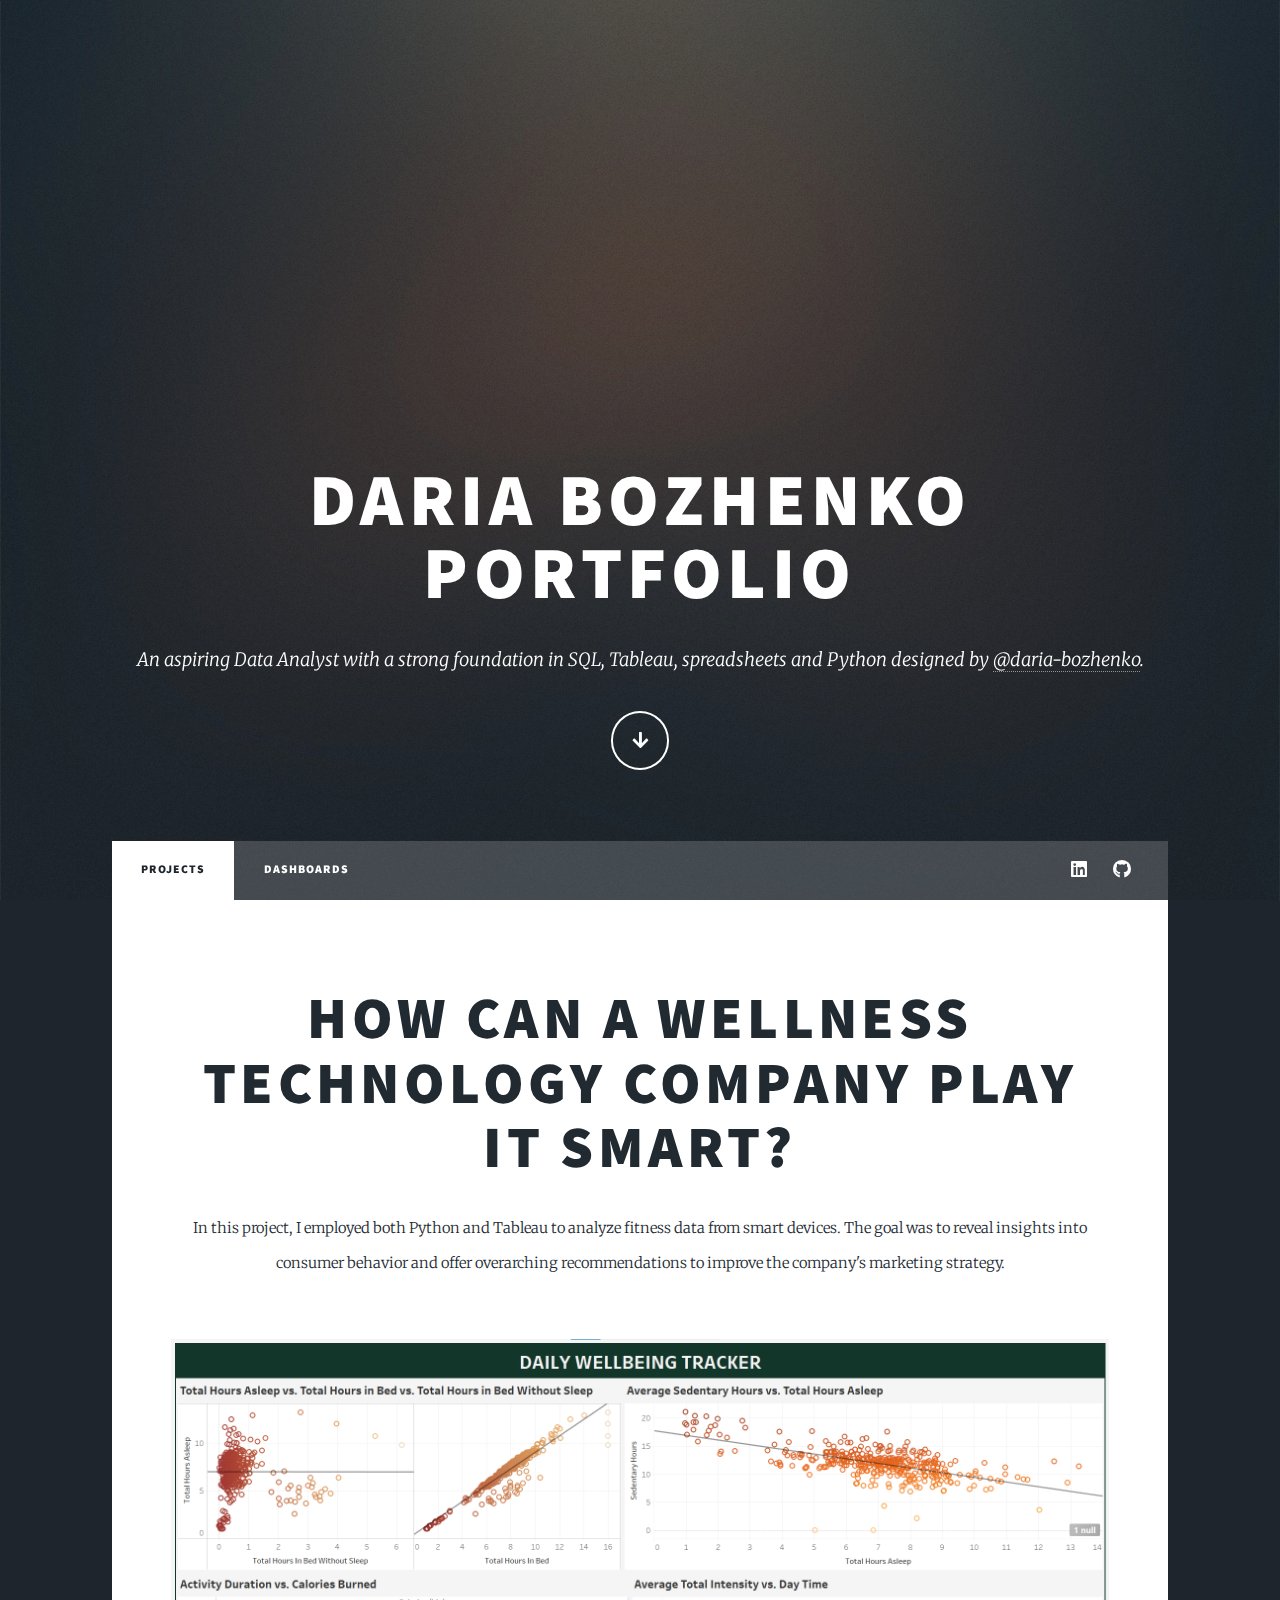
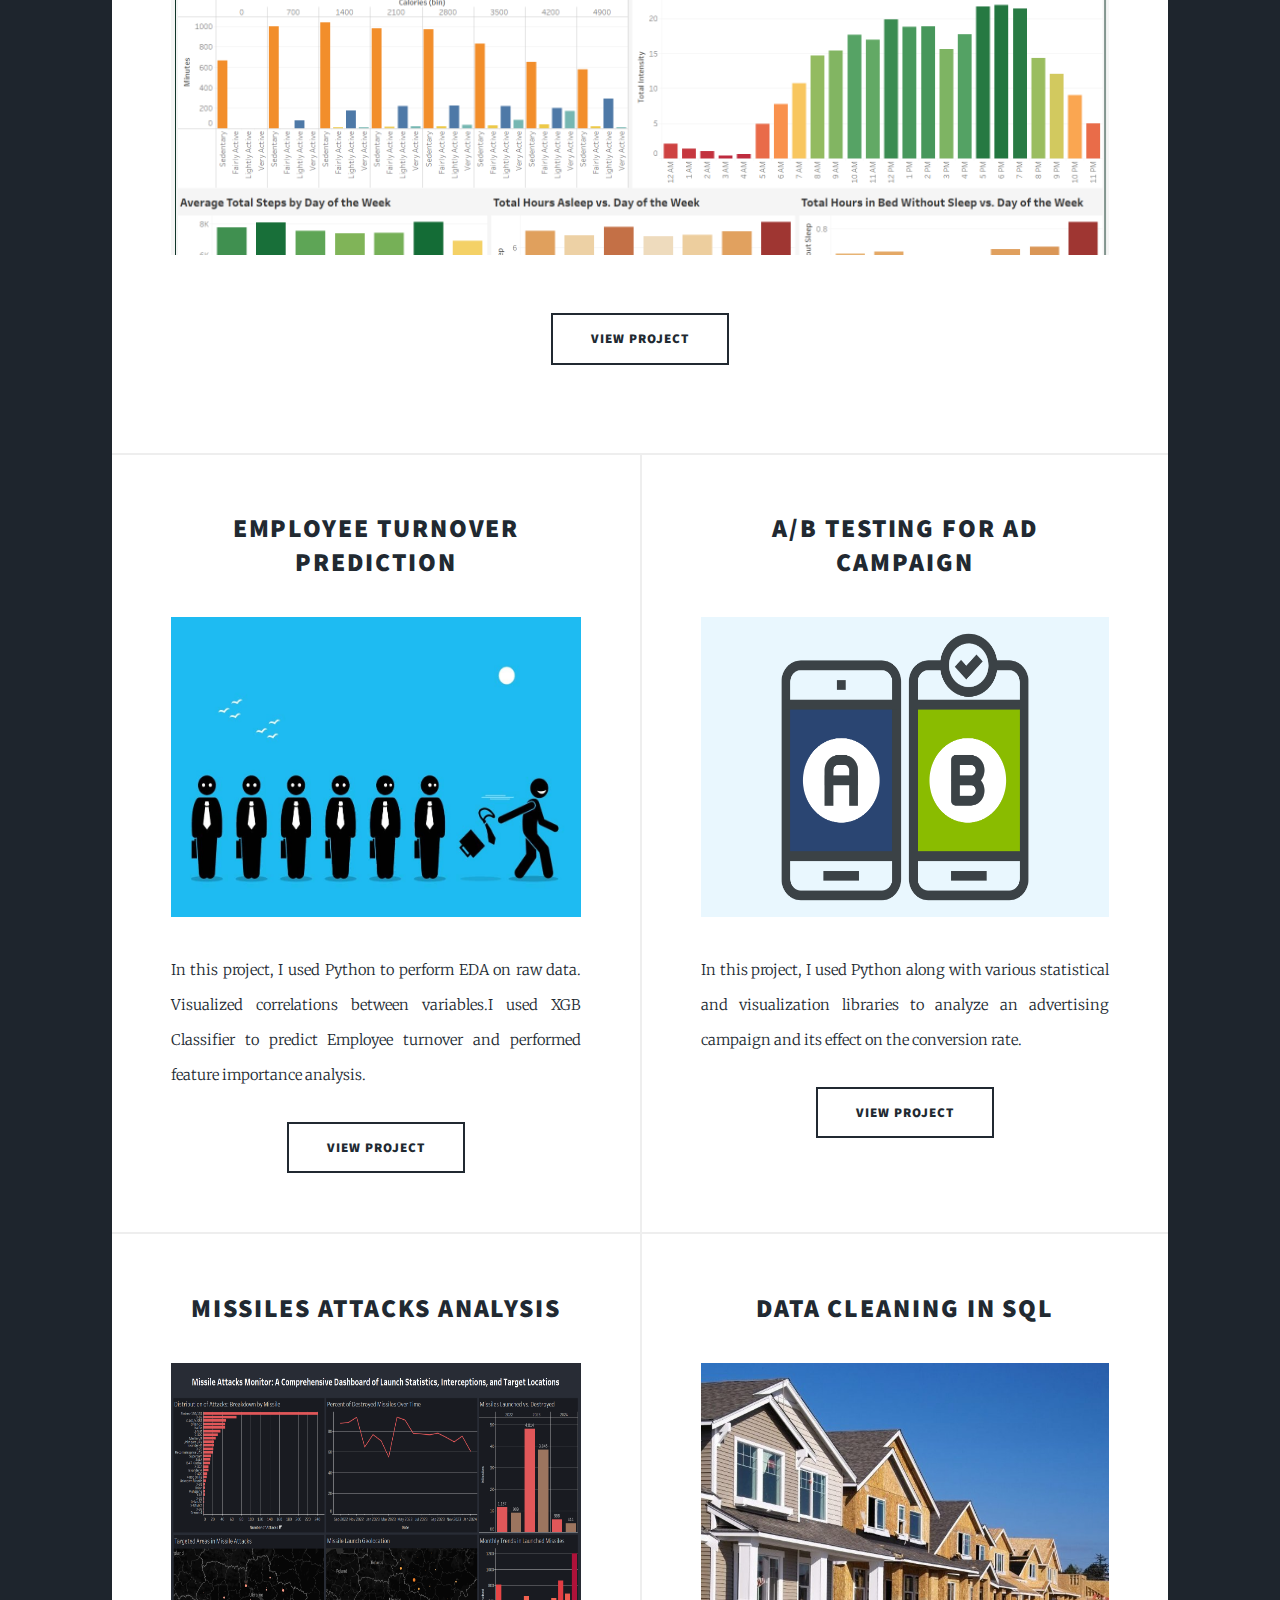
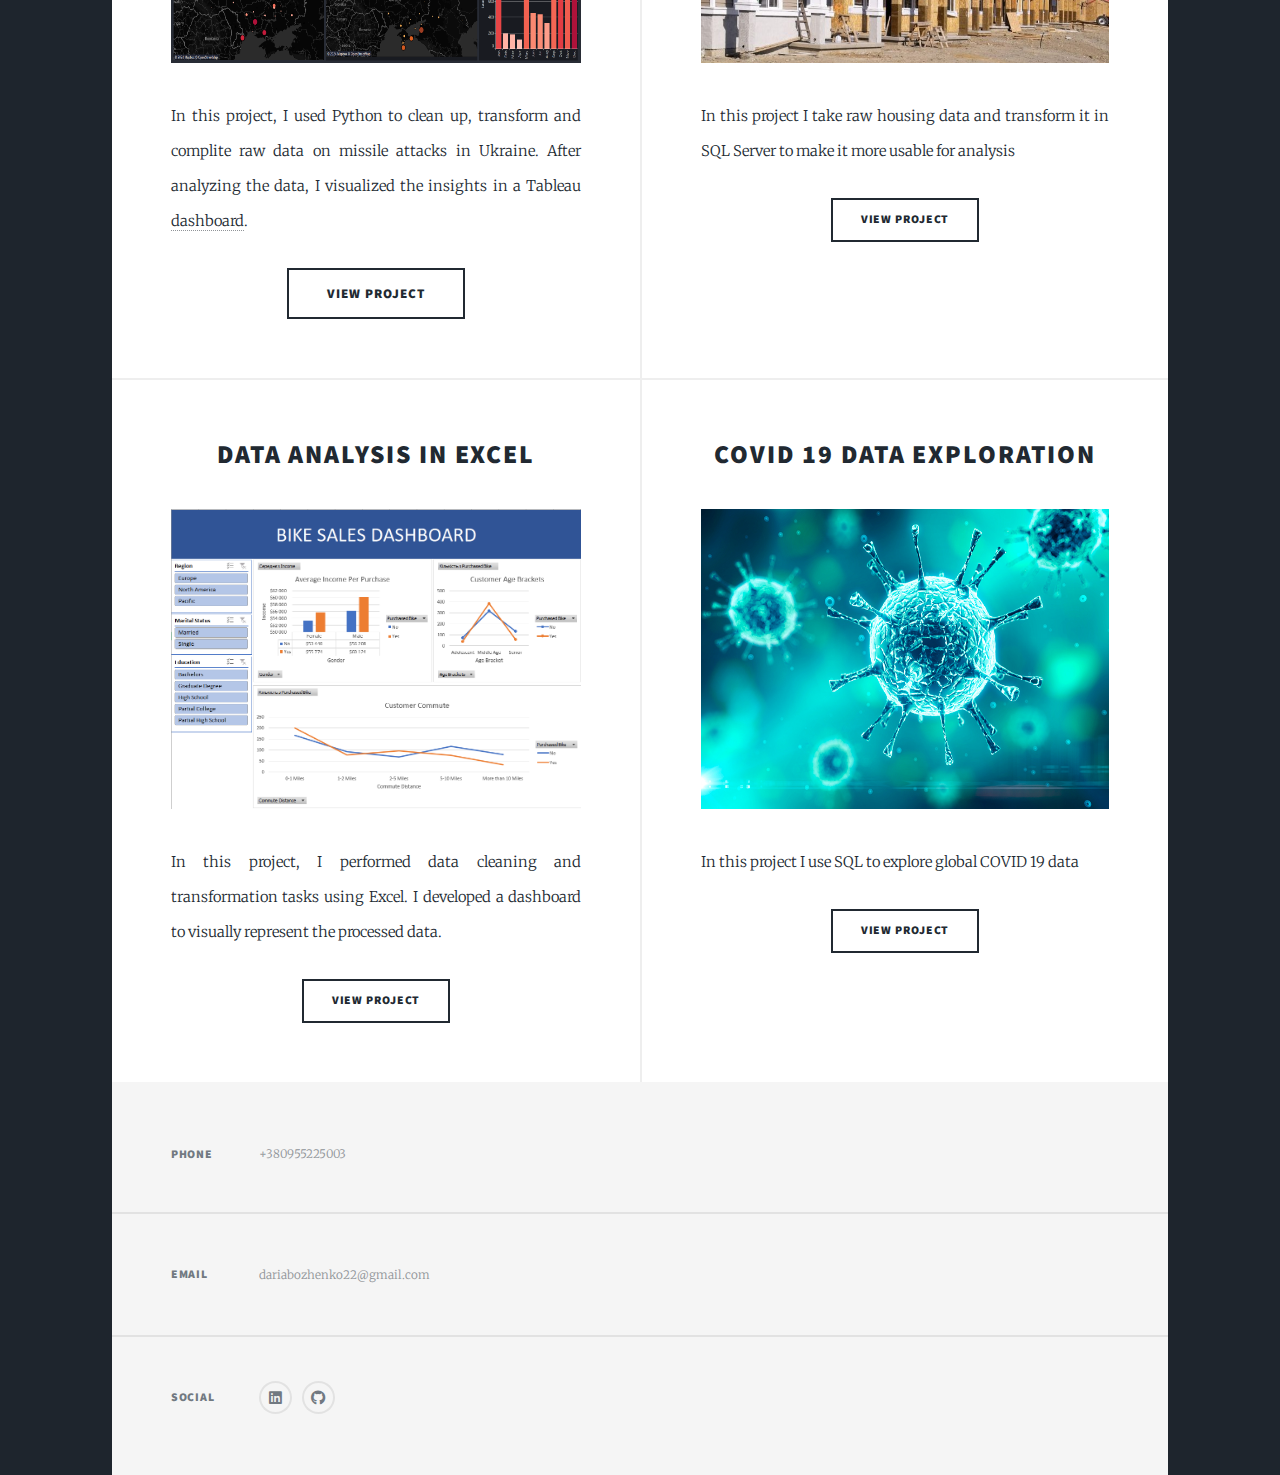
<file: index.html>
<!DOCTYPE HTML>
<!--
	Massively by HTML5 UP
	html5up.net | @ajlkn
	Free for personal and commercial use under the CCA 3.0 license (html5up.net/license)
-->
<html>
	<head>
		<title>Daria Bozhenko Portfolio</title>
		<link rel="icon" href="images\user-regular.svg" type="image/x-icon">
		<meta charset="utf-8" />
		<meta name="viewport" content="width=device-width, initial-scale=1, user-scalable=no" />
		<link rel="stylesheet" href="assets/css/main.css" />
		<noscript><link rel="stylesheet" href="assets/css/noscript.css" /></noscript>

	</head>
	<body class="is-preload">

		<!-- Wrapper -->
			<div id="wrapper" class="fade-in">

				<!-- Intro -->
					<div id="intro">
						<h1>Daria Bozhenko<br />
						Portfolio</h1>
						<p>An aspiring Data Analyst with a strong foundation in SQL, Tableau, spreadsheets and Python 
							designed by <a href="https://www.linkedin.com/in/daria-bozhenko-625375210/">@daria-bozhenko</a>.</p>
						<ul class="actions">
							<li><a href="#header" class="button icon solid solo fa-arrow-down scrolly">Continue</a></li>
						</ul>
					</div>

				<!-- Header -->
					<header id="header">
						<a href="index.html" class="logo">Portfolio</a>
					</header>

					<nav id="nav">
						<ul class="links">
							<li class="active"><a href="index.html">Projects</a></li>
							<li><a href="https://public.tableau.com/app/profile/daria.bozhenko/vizzes" target="_blank">Dashboards</a></li>
						</ul>
						<ul class="icons">
							<li><a href="https://www.linkedin.com/in/daria-bozhenko-625375210/" target="_blank" class="icon brands fa-linkedin"><span class="label">Linkedin</span></a></li>
							<li><a href="https://github.com/Daria1325" target="_blank" class="icon brands fa-github"><span class="label">GitHub</span></a></li>
						</ul>
					</nav>

				<!-- Main -->
					<div id="main">

						<!-- Featured Post -->
							<article class="post featured">
								<header class="major">
									<h2><a href="caseStudy.html">How Can a Wellness Technology Company Play It Smart?</a></h2>
									<p>In this project, I employed both Python and Tableau to analyze fitness data from smart devices. The goal was to reveal insights into consumer behavior and offer overarching recommendations to improve the company's marketing strategy.</p>

								</header>
								<a href="caseStudy.html" class="image main"><img src="images/CaseStudy/dashboard.png" alt="" /></a>
								<ul class="actions special">
									<li><a href="caseStudy.html" class="button large">View project</a></li>
								</ul>
							</article>

						<!-- Posts -->
							<section class="posts">
								<article>
									<header>
										<h2><a href="https://www.kaggle.com/code/dariabozhenko/employee-turnover-prediction/notebook" target="_blank">Employee turnover prediction</a></h2>
									</header>
									<a href="https://www.kaggle.com/code/dariabozhenko/employee-turnover-prediction/notebook" class="image fit"><img src="images\High_employee_turnover.jpg" alt=""/></a>
									<p>In this project, I used Python to perform EDA on raw data. Visualized correlations between variables.I used XGB Classifier to predict Employee turnover and performed feature importance analysis.</p>
									<ul class="actions special">
										<li><a href="https://www.kaggle.com/code/dariabozhenko/employee-turnover-prediction/notebook" target="_blank" class="button large">View project</a></li>
									</ul>
								</article>
								<article>
									<header>
										<h2><a href="https://www.kaggle.com/code/dariabozhenko/marketing-a-b-testing" target="_blank">A/B Testing for Ad Campaign</a></h2>
									</header>
									<a href="https://www.kaggle.com/code/dariabozhenko/marketing-a-b-testing" class="image fit"><img src="images\optimizely-alternatives.png" alt="" /></a>
									<p>In this project, I used Python along with various statistical and visualization libraries to analyze an advertising campaign and its effect on the conversion rate.</p>
									<ul class="actions special">
										<li><a href="https://www.kaggle.com/code/dariabozhenko/marketing-a-b-testing" target="_blank" class="button large">View project</a></li>
									</ul>
								</article>
								<article>
									<header>
										<h2><a href="https://github.com/Daria1325/Data-Analyst-Portfolio/tree/main/Massive%20Missile%20Attacks%20on%20Ukraine" target="_blank">Missiles attacks analysis</a></h2>
									</header>
									<a href="https://github.com/Daria1325/Data-Analyst-Portfolio/tree/main/Massive%20Missile%20Attacks%20on%20Ukraine" class="image fit"><img src="images\MissileAttacksDashboard.png" alt="" /></a>
									<p>In this project, I used Python to clean up, transform and complite raw data on missile attacks in Ukraine. After analyzing the data, I visualized the insights in a Tableau <a href="https://public.tableau.com/views/MassiveMissleAttacksonUkraine/Dashboard1?:language=en-US&:display_count=n&:origin=viz_share_link" target="_blank">dashboard</a>.</p>
									<ul class="actions special">
										<li><a href="https://github.com/Daria1325/Data-Analyst-Portfolio/tree/main/Massive%20Missile%20Attacks%20on%20Ukraine" target="_blank" class="button large">View project</a></li>
									</ul>
								</article>
								<article>
									<header>
										
										<h2><a href="https://github.com/Daria1325/Data-Analyst-Portfolio/tree/main/Data%20cleaning" target="_blank">Data cleaning in SQL</a> </h2>
									</header>
									<a href="https://github.com/Daria1325/Data-Analyst-Portfolio/tree/main/Data%20cleaning" target="_blank" class="image fit"><img src="images\image_750x_6294d1935950c.jpg" alt="" /></a>
									<p>In this project I take raw housing data and transform it in SQL Server to make it more usable for analysis</p>
									<ul class="actions special">
										<li><a href="https://github.com/Daria1325/Data-Analyst-Portfolio/tree/main/Data%20cleaning" target="_blank" class="button">View project</a></li>
									</ul>
								</article>
								<article>
									<header>
										<h2><a href="https://github.com/Daria1325/Data-Analyst-Portfolio/tree/main/Excel%20project" target="_blank">Data analysis in Excel</a></h2>
									</header>
									<a href="https://github.com/Daria1325/Data-Analyst-Portfolio/tree/main/Excel%20project" target="_blank" class="image fit"><img src="images\Dashboard.png" alt="" /></a>
									<p>In this project, I performed data cleaning and transformation tasks using Excel. I developed a dashboard to visually represent the processed data.</p>
									<ul class="actions special">
										<li><a href="https://github.com/Daria1325/Data-Analyst-Portfolio/tree/main/Excel%20project" target="_blank" class="button">View project</a></li>
									</ul>
								</article>
								
								
								<article>
									<header>
									<h2><a href="https://github.com/Daria1325/Data-Analyst-Portfolio/tree/main/SQL%20Data%20Exploration" target="_blank">Covid 19 data exploration</a></h2>
									</header>
									<a href="https://github.com/Daria1325/Data-Analyst-Portfolio/tree/main/SQL%20Data%20Exploration" target="_blank" class="image fit"><img src="images\981cf15-virus-755.jpg" alt="" /></a>
									<p>In this project I use SQL to explore global COVID 19 data</p>
									<ul class="actions special">
										<li><a href="https://github.com/Daria1325/Data-Analyst-Portfolio/tree/main/SQL%20Data%20Exploration" target="_blank" class="button">View project</a></li>
									</ul>
								</article>
								
								
								
							</section>

					

					</div>

				<!-- Footer -->
					<footer id="footer">
						<section class="split contact">
							<section>
								<h3>Phone</h3>
								<p>+380955225003</p>
							</section>
							<section>
								<h3>Email</h3>
								<p>dariabozhenko22@gmail.com</p>
							</section>
							<section>
								<h3>Social</h3>
								<ul class="icons alt">
									<li><a href="https://www.linkedin.com/in/daria-bozhenko-625375210/" target="_blank" class="icon brands alt fa-linkedin"><span class="label">Linkedin</span></a></li>
									<li><a href="https://github.com/Daria1325" target="_blank" class="icon brands alt fa-github"><span class="label">GitHub</span></a></li>
								</ul>
							</section>
						</section>
					</footer>


			</div>

		<!-- Scripts -->
			<script src="assets/js/jquery.min.js"></script>
			<script src="assets/js/jquery.scrollex.min.js"></script>
			<script src="assets/js/jquery.scrolly.min.js"></script>
			<script src="assets/js/browser.min.js"></script>
			<script src="assets/js/breakpoints.min.js"></script>
			<script src="assets/js/util.js"></script>
			<script src="assets/js/main.js"></script>

	</body>
</html>
</file>
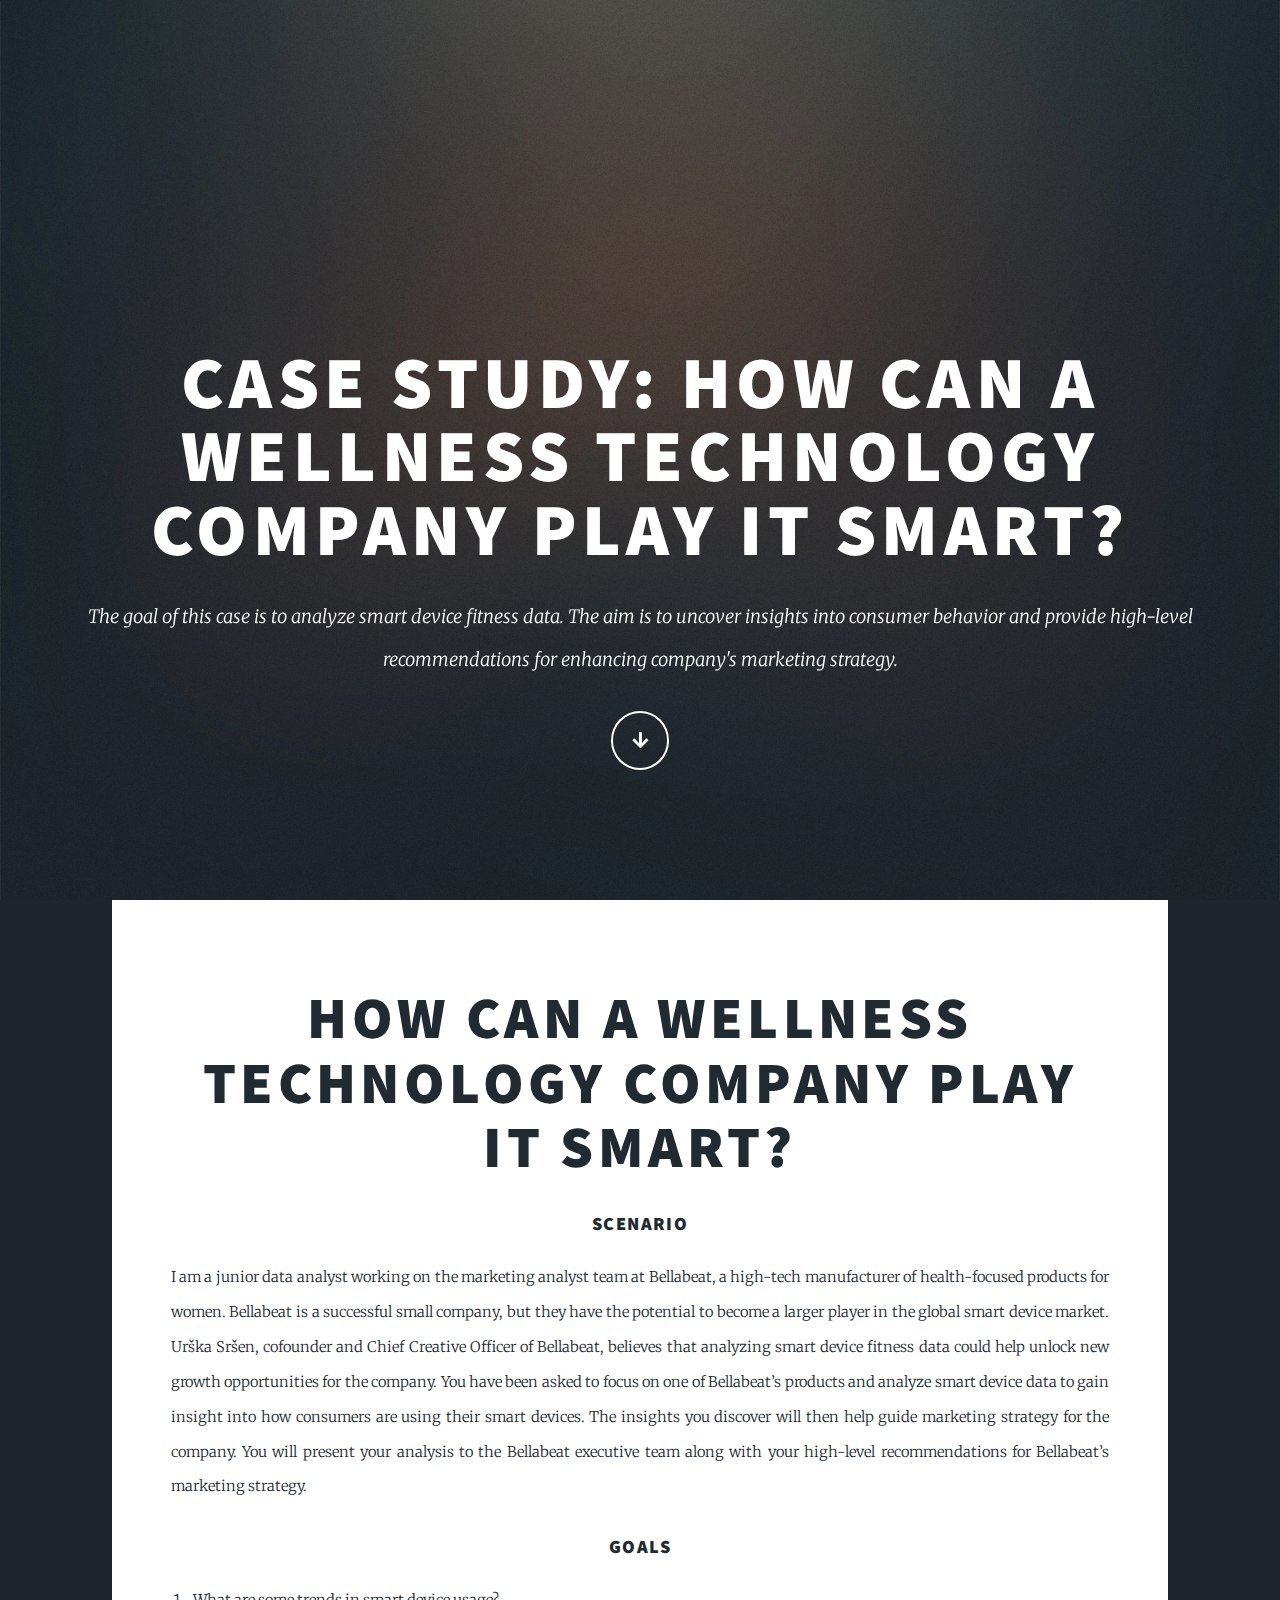
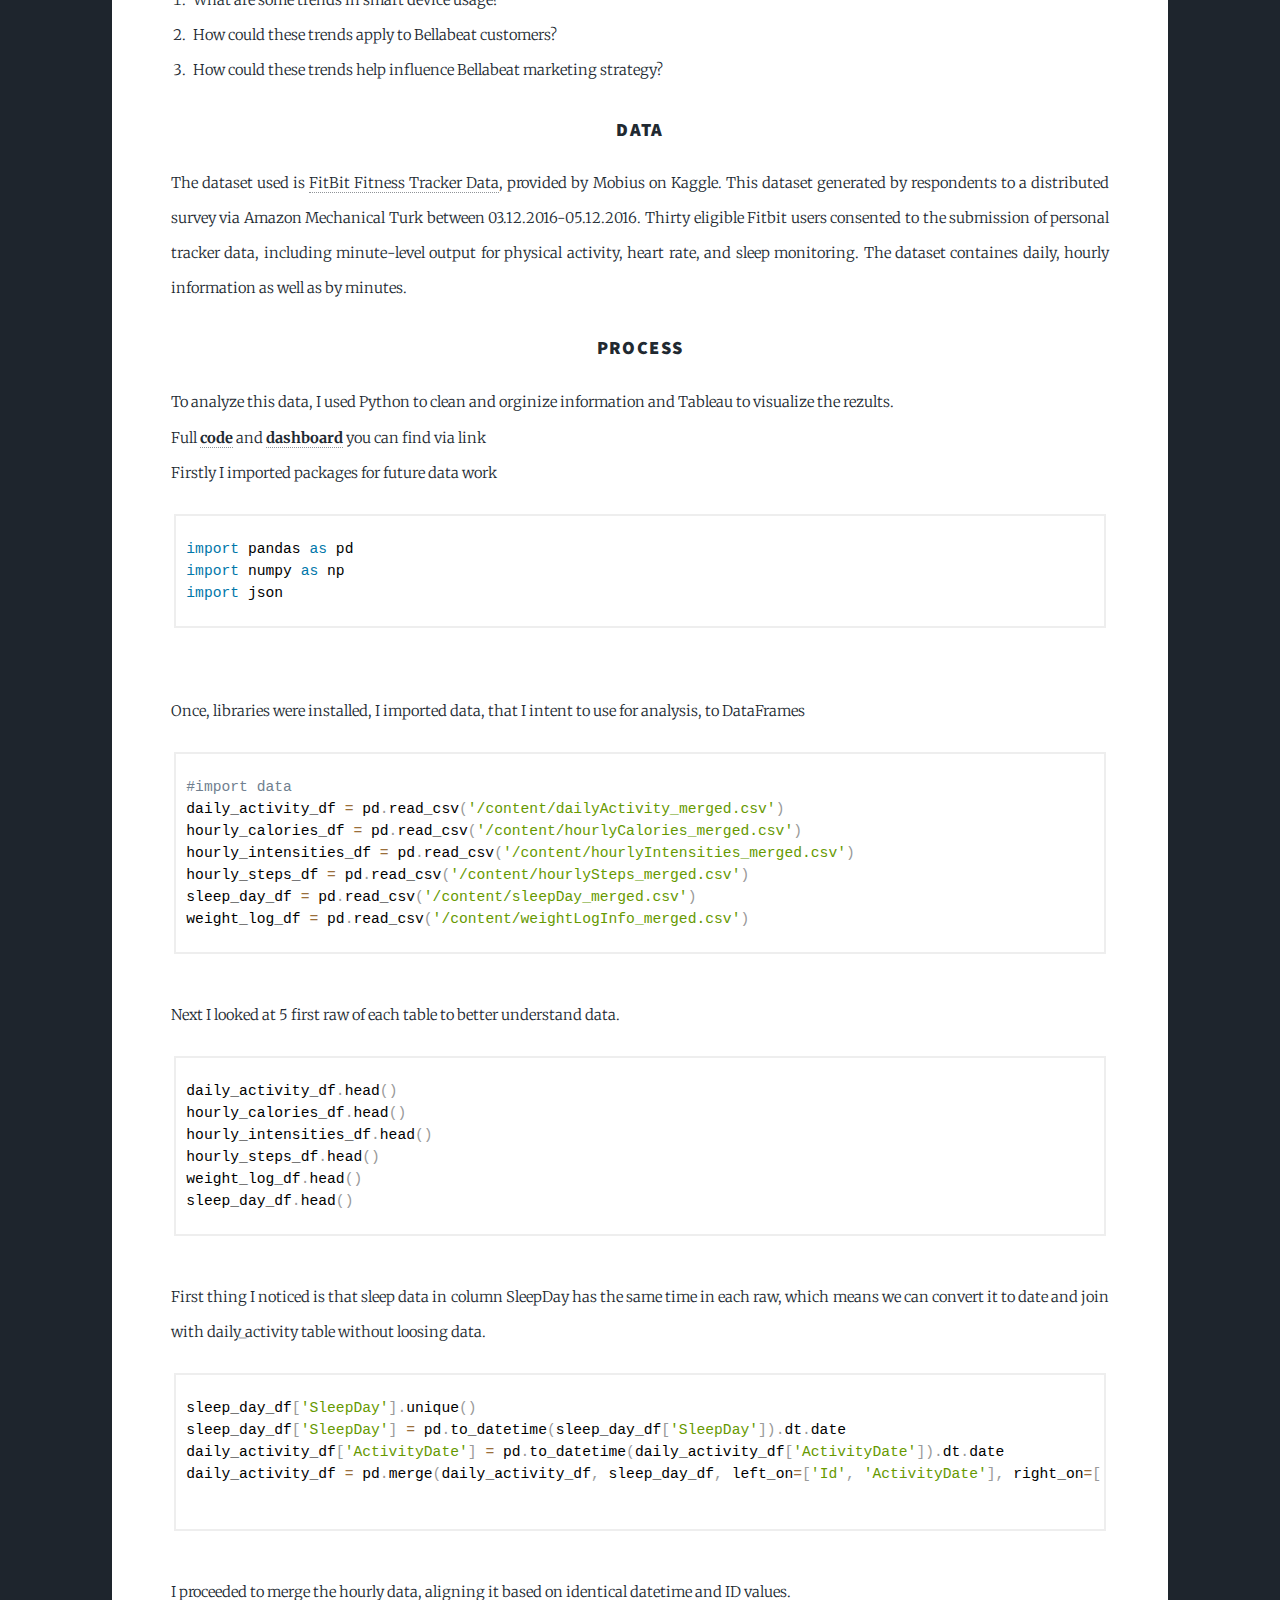
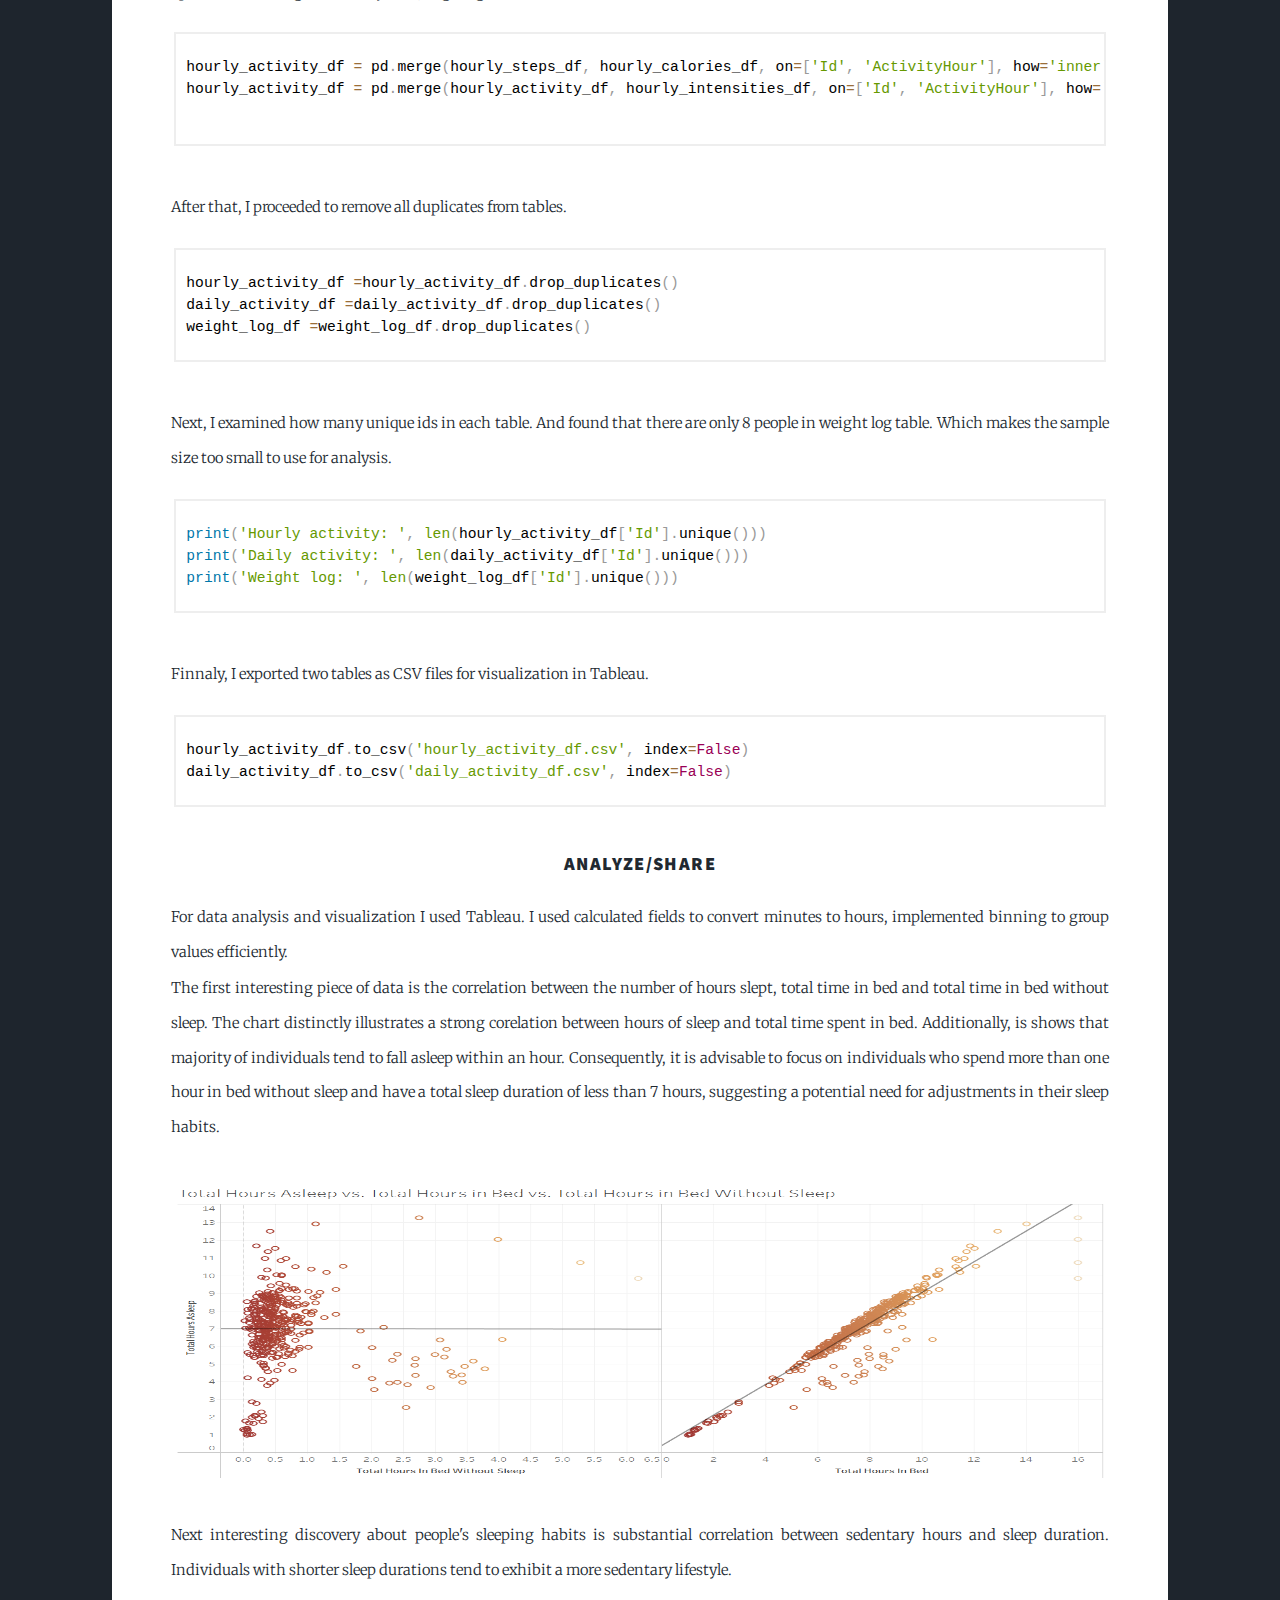
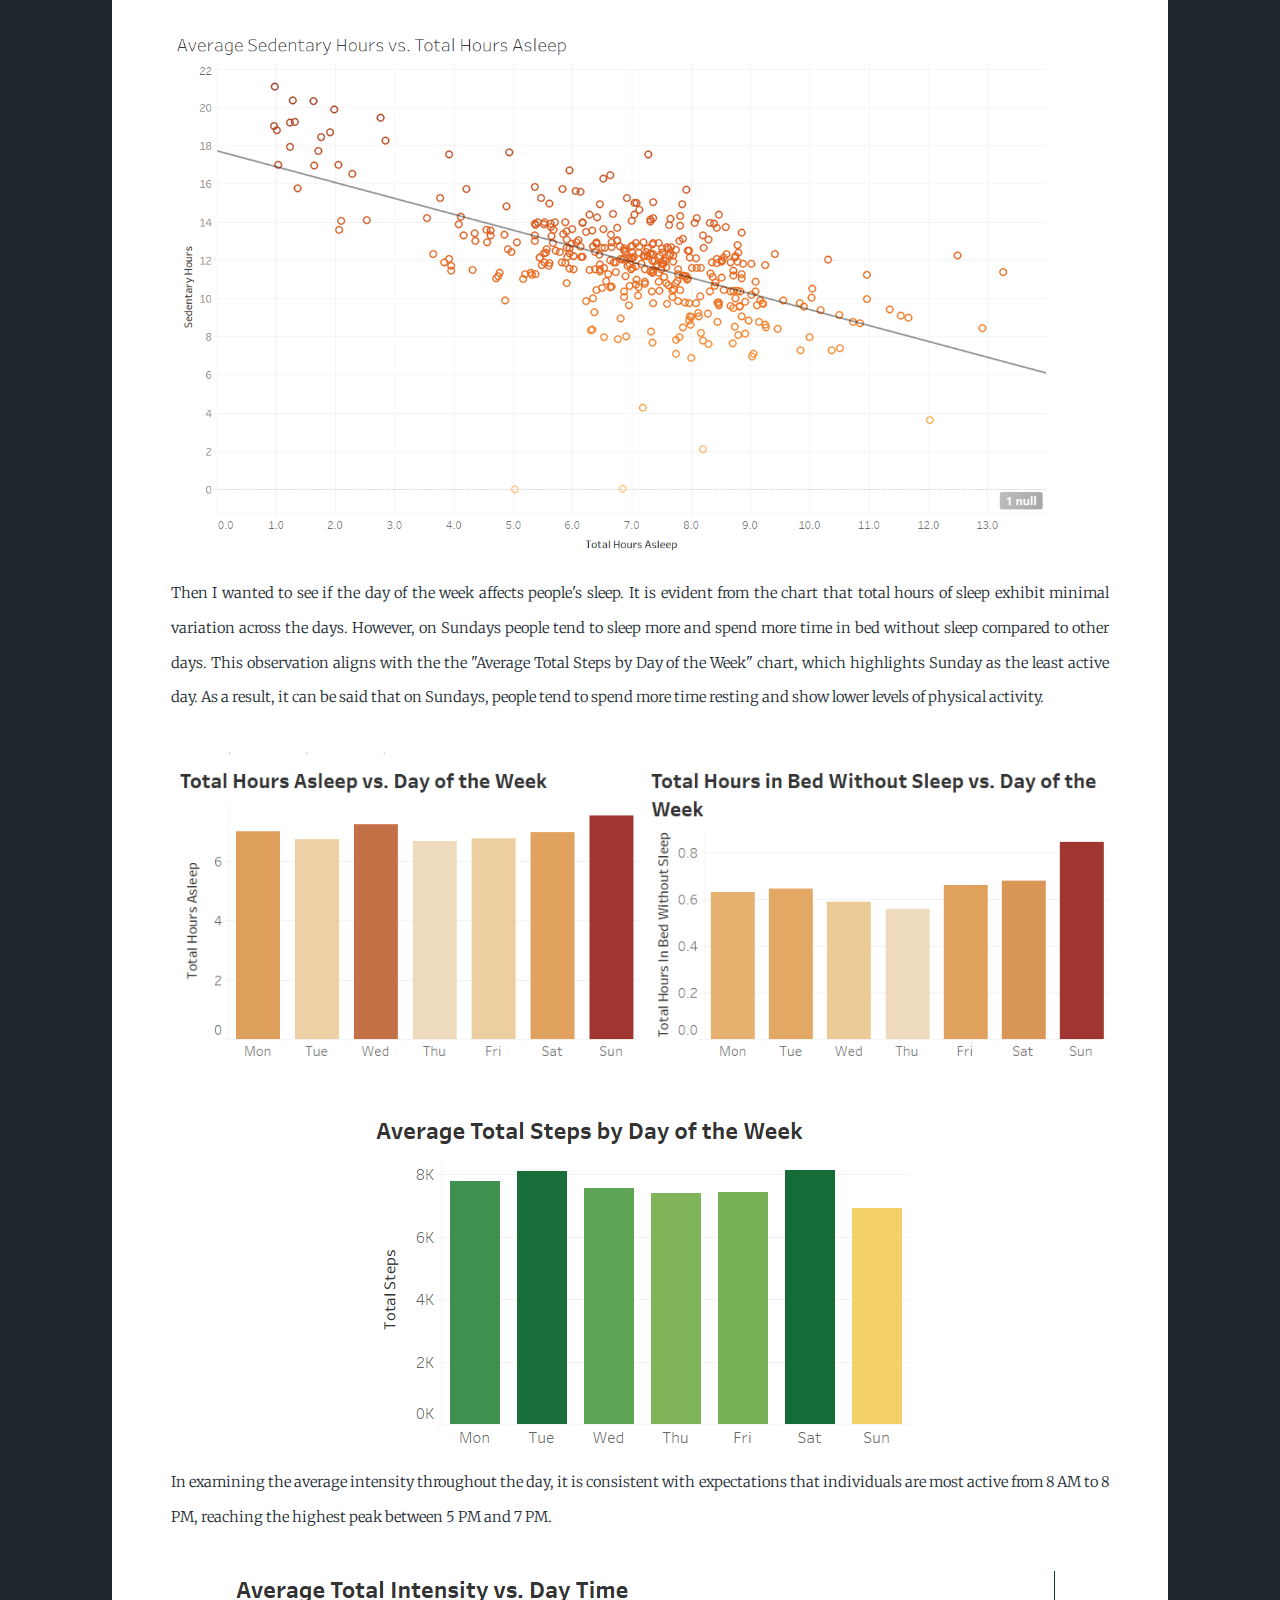
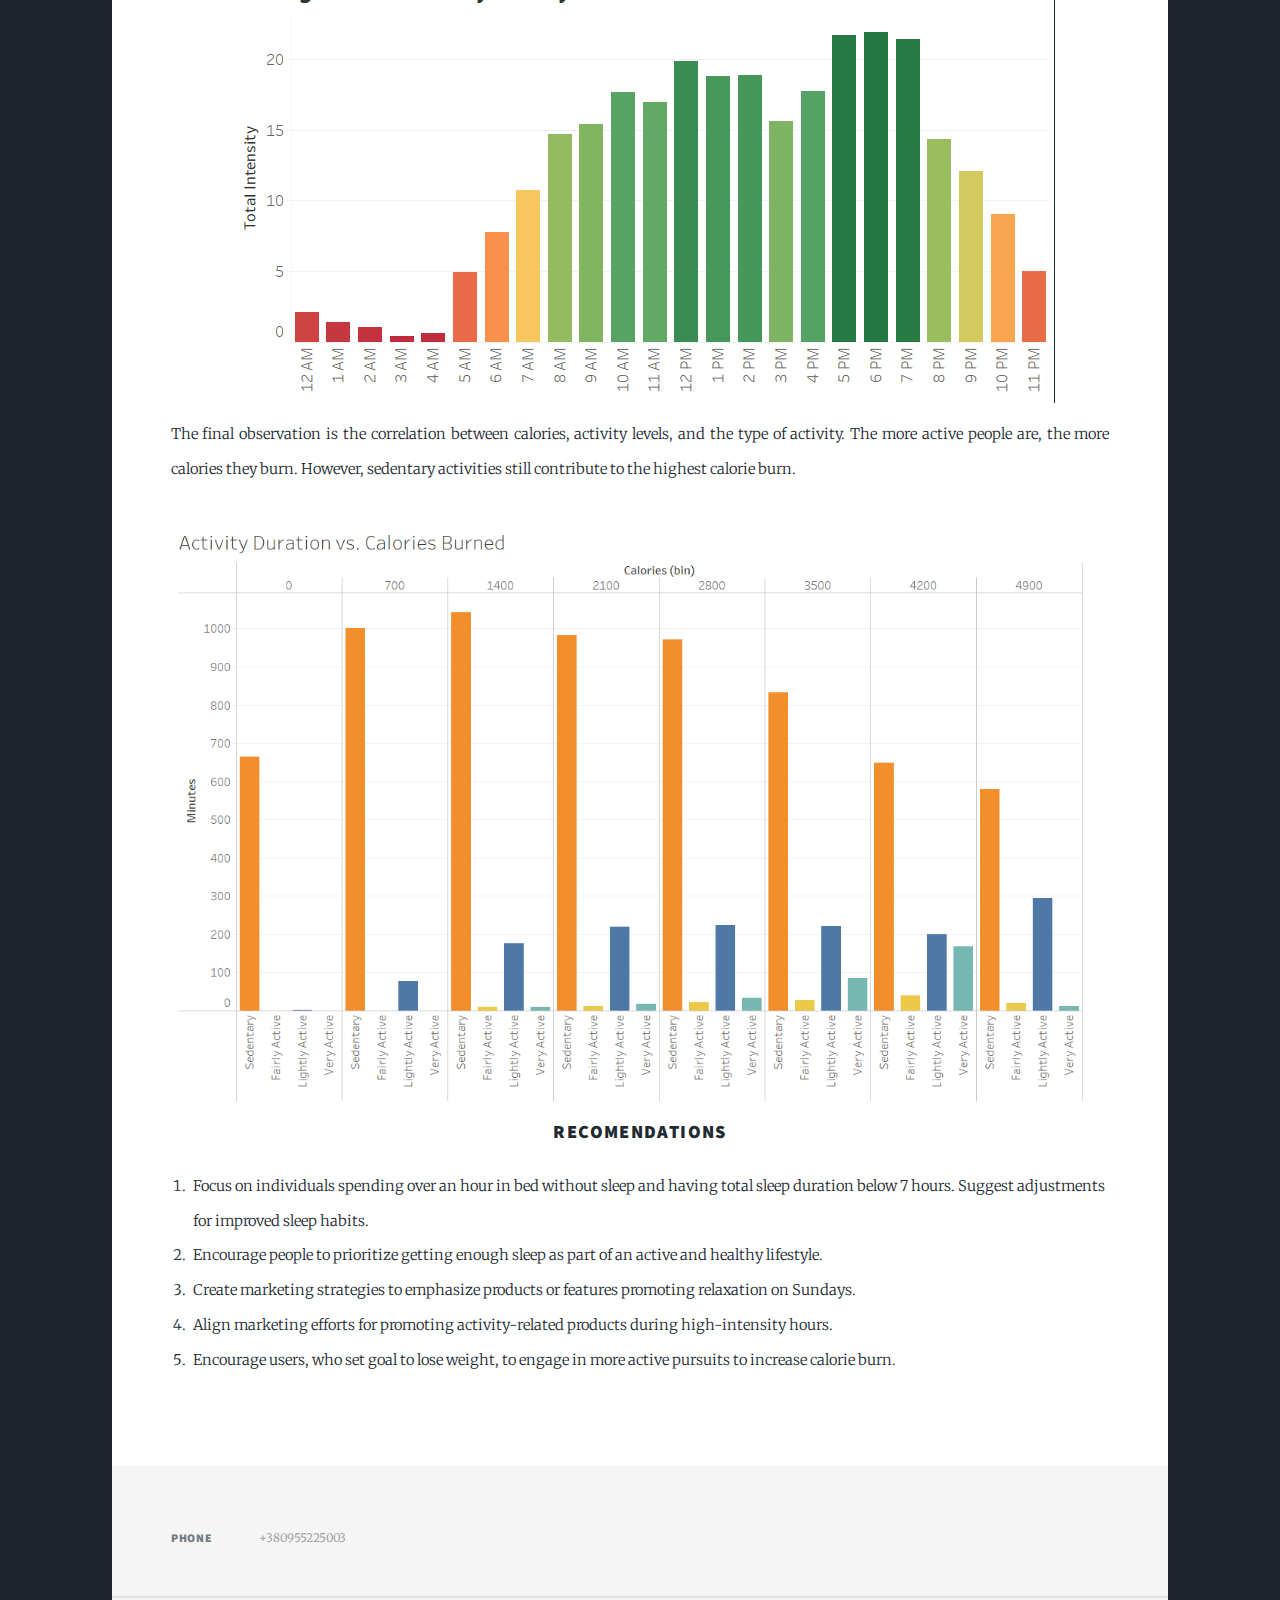
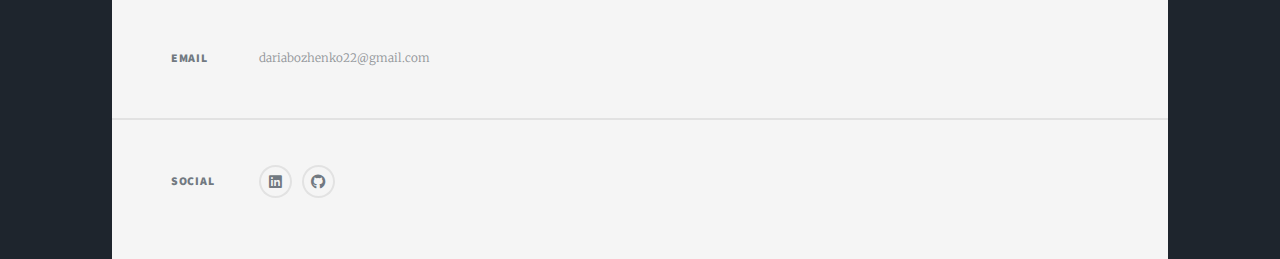
<file: caseStudy.html>
<!DOCTYPE HTML>
<!--
	Massively by HTML5 UP
	html5up.net | @ajlkn
	Free for personal and commercial use under the CCA 3.0 license (html5up.net/license)
-->
<html>
	<head>
		<title>How Can a Wellness Technology Company Play It Smart?</title>
    <link rel="icon" href="images\user-regular.svg" type="image/x-icon">
		<meta charset="utf-8" />
		<meta name="viewport" content="width=device-width, initial-scale=1, user-scalable=no" />
        <link rel="stylesheet" href="assets/css/main.css" />
		<noscript><link rel="stylesheet" href="assets/css/noscript.css" /></noscript>
        <link rel="stylesheet" href="assets/css/prism.css"/>
	</head>
	<body class="is-preload">

		<!-- Wrapper -->
			<div id="wrapper" class="fade-in">

				<!-- Intro -->
					<div id="intro">
						<h1>Case Study: How Can a Wellness Technology Company Play It Smart?</h1>
						<p>The goal of this case is to analyze smart device fitness data. 
                            The aim is to uncover insights into consumer behavior and provide high-level recommendations for enhancing company's marketing strategy.</p>
						<ul class="actions">
							<li><a href="#header" class="button icon solid solo fa-arrow-down scrolly">Continue</a></li>
						</ul>
					</div>

					
				<!-- Main -->
					<div id="main">

						<!-- Featured Post -->
							<article class="post featured">
								<header>
									<h1>How Can a Wellness Technology Company Play It Smart?</h1>
                                </header>
                                    <h3>SCENARIO</h3>
                                    <p>I am a junior data analyst working on the marketing analyst team at Bellabeat, a high-tech manufacturer of health-focused
                                        products for women. Bellabeat is a successful small company, but they have the potential to become a larger player in the
                                        global smart device market. Urška Sršen, cofounder and Chief Creative Officer of Bellabeat, believes that analyzing smart
                                        device fitness data could help unlock new growth opportunities for the company. You have been asked to focus on one of
                                        Bellabeat’s products and analyze smart device data to gain insight into how consumers are using their smart devices. The
                                        insights you discover will then help guide marketing strategy for the company. You will present your analysis to the Bellabeat
                                        executive team along with your high-level recommendations for Bellabeat’s marketing strategy.</p>
								<h3>GOALS</h3>
                                <div style="text-align: left;">
                                    <ol>
                                        <li>What are some trends in smart device usage?</li>
                                        <li>How could these trends apply to Bellabeat customers?</li>
                                        <li>How could these trends help influence Bellabeat marketing strategy?</li>
                                    </ol>
                                </div>

                                <h3>DATA</h3>
                                <p>The dataset used is <a href="https://www.kaggle.com/datasets/arashnic/fitbit" target="_blank">FitBit Fitness Tracker Data</a>, provided by Mobius on Kaggle.
                                    This dataset generated by respondents to a distributed survey via Amazon Mechanical Turk between 03.12.2016-05.12.2016.
                                    Thirty eligible Fitbit users consented to the submission of personal tracker data, including minute-level output for physical activity, heart rate, and sleep monitoring.
                                The dataset containes daily, hourly information as well as by minutes. </p>
                               
                                <div class="process">

                                
                                <h3>PROCESS</h3>
                                <p>To analyze this data, I used Python to clean and orginize information and Tableau to visualize the rezults.</p>
                                  <p> Full <a href="" target="_blank" style="font-weight: bold;">code</a> and <a href="https://public.tableau.com/views/DailyWellbeingTrackerAnalysis/Dashboard1?:language=en-US&:display_count=n&:origin=viz_share_link" target="_blank" style="font-weight: bold;">dashboard</a> you can find via link</p> 
                            
                                  <p>Firstly I imported packages for future data work</p>
                                  
                                  <pre class="bg-code">
                                    <code class="language-python" >
import pandas as pd
import numpy as np
import json
                                      </code>
                    
                                  </pre>

                                  <p>Once, libraries were installed, I imported data, that I intent to use for analysis, to DataFrames</p>

                                  <pre class="bg-code">
                                    <code class="language-python">
#import data
daily_activity_df = pd.read_csv('/content/dailyActivity_merged.csv')
hourly_calories_df = pd.read_csv('/content/hourlyCalories_merged.csv')
hourly_intensities_df = pd.read_csv('/content/hourlyIntensities_merged.csv')
hourly_steps_df = pd.read_csv('/content/hourlySteps_merged.csv')
sleep_day_df = pd.read_csv('/content/sleepDay_merged.csv')
weight_log_df = pd.read_csv('/content/weightLogInfo_merged.csv')
                                      </code>
                                  </pre>

                                  <p>Next I looked at 5 first raw of each table to better understand data.</p>

                                  <pre class="bg-code">
                                    <code class="language-python">
daily_activity_df.head()
hourly_calories_df.head()
hourly_intensities_df.head()
hourly_steps_df.head()
weight_log_df.head()
sleep_day_df.head()
                                      </code>
                                  </pre>
                                  
                                  <p>First thing I noticed is that sleep data in column SleepDay has the same time in each raw, which means we can convert it to date and join with daily_activity table without loosing data.</p>

                                  <pre class="bg-code">
                                    <code class="language-python">
sleep_day_df['SleepDay'].unique()
sleep_day_df['SleepDay'] = pd.to_datetime(sleep_day_df['SleepDay']).dt.date
daily_activity_df['ActivityDate'] = pd.to_datetime(daily_activity_df['ActivityDate']).dt.date
daily_activity_df = pd.merge(daily_activity_df, sleep_day_df, left_on=['Id', 'ActivityDate'], right_on=['Id', 'SleepDay'], how='left')

                                      </code>
                                  </pre>

                                  <p>I proceeded to merge the hourly data, aligning it based on identical datetime and ID values.</p>

                                  <pre class="bg-code">
                                    <code class="language-python">
hourly_activity_df = pd.merge(hourly_steps_df, hourly_calories_df, on=['Id', 'ActivityHour'], how='inner')
hourly_activity_df = pd.merge(hourly_activity_df, hourly_intensities_df, on=['Id', 'ActivityHour'], how='inner')

                                      </code>
                                  </pre>

                                  <p>After that, I proceeded to remove all duplicates from tables.</p>

                                  <pre class="bg-code">
                                    <code class="language-python">
hourly_activity_df =hourly_activity_df.drop_duplicates()
daily_activity_df =daily_activity_df.drop_duplicates()
weight_log_df =weight_log_df.drop_duplicates()
                                      </code>
                                  </pre>

                                  <p>Next, I examined how many unique ids in each table. And found that there are only 8 people in weight log table. Which makes the sample size too small to use for analysis.</p>

                                  <pre class="bg-code">
                                    <code class="language-python">
print('Hourly activity: ', len(hourly_activity_df['Id'].unique()))
print('Daily activity: ', len(daily_activity_df['Id'].unique()))
print('Weight log: ', len(weight_log_df['Id'].unique()))
                                      </code>
                                  </pre>

                                  <p>Finnaly, I exported two tables as CSV files for visualization in Tableau.</p>

                                  <pre class="bg-code">
                                    <code class="language-python">
hourly_activity_df.to_csv('hourly_activity_df.csv', index=False)
daily_activity_df.to_csv('daily_activity_df.csv', index=False)
                                      </code>
                                  </pre>

                           
                                  <h3>ANALYZE/SHARE</h3>
                                  <p>For data analysis and visualization I used Tableau. I used calculated fields to convert minutes to hours, implemented binning to group values efficiently.</p>
                                  <p>The first interesting piece of data is the correlation between the number of hours slept, total time in bed and total time in bed without sleep.
                                    The chart distinctly illustrates a strong corelation between hours of sleep and total time spent in bed. Additionally, is shows that  majority of individuals tend to fall asleep
                                    within an hour. Consequently, it is advisable to focus on individuals who spend more than one hour in bed without sleep and have a total sleep duration of less than 7 hours, suggesting a potential need for adjustments in their sleep habits.
                                  </p>
                                  <p class="image fit"><img style="max-width: 100%;" src="images\CaseStudy\Sleep.png" alt=""></p>
                                  <p>Next interesting discovery about people's sleeping habits is substantial correlation between sedentary hours and sleep duration. 
                                    Individuals with shorter sleep durations tend to exhibit a more sedentary lifestyle.
                                  </p>
                                  <p class="image fit"></p><img style="max-width: 100%;" src="images\CaseStudy\SedentaryVsSleep.png" alt=""></p>
                                  <p>Then I wanted to see if the day of the week affects people's sleep.
                                    It is evident from the chart that total hours of sleep exhibit minimal variation across the days. 
                                    However, on Sundays people tend to sleep more and spend more time in bed without sleep compared to other days.
                                    This observation aligns with the the "Average Total Steps by Day of the Week" chart,
                                     which highlights Sunday as the least active day. As a result, it can be said that on Sundays, 
                                     people tend to spend more time resting and show lower levels of physical activity.</p>
                                  <p class="image fit"></p><img style="max-width: 100%;" src="images\CaseStudy\SleepByWeek.png" alt=""></p>
                                  <p class="image fit"></p><img style="max-width: 100%;" src="images\CaseStudy\StepsByWeek.png" alt=""></p>
                                  <p>In examining the average intensity throughout the day, it is consistent with expectations that individuals are most active from 8 AM to 8 PM, 
                                    reaching the highest peak between 5 PM and 7 PM.</p>
                                  <p class="image fit"></p><img style="max-width: 100%;" src="images\CaseStudy\IntensityByDay.png" alt=""></p>
                                  <p>The final observation is the correlation between calories, activity levels, and the type of activity.
                                    The more active people are, the more calories they burn. However, sedentary activities still contribute to the highest calorie burn.
                                  </p>
                                  <p class="image fit"></p><img style="max-width: 100%;" src="images\CaseStudy\ActivityCalorie.png" alt=""></p>
                                </div>

                                <h3>RECOMENDATIONS</h3>
                                <div style="text-align: left;">
                                <ol>
                                    <li>Focus on individuals spending over an hour in bed without sleep and having total sleep duration below 7 hours. Suggest adjustments for improved sleep habits.</li>
                                    <li>Encourage people to prioritize getting enough sleep as part of an active and healthy lifestyle.</li>
                                    <li>Create marketing strategies to emphasize products or features promoting relaxation on Sundays.</li>
                                    <li>Align marketing efforts for promoting activity-related products during high-intensity hours.</li>
                                    <li>Encourage users, who set goal to lose weight, to engage in more active pursuits to increase calorie burn.</li>
                                </ol>
                                </div>
                                </article>			

					</div>

				<!-- Footer -->
					<footer id="footer">
						<section class="split contact">
							<section>
								<h3>Phone</h3>
								<p>+380955225003</p>
							</section>
							<section>
								<h3>Email</h3>
								<p>dariabozhenko22@gmail.com</p>
							</section>
							<section>
								<h3>Social</h3>
								<ul class="icons alt">
									<li><a href="https://www.linkedin.com/in/daria-bozhenko-625375210/" class="icon brands alt fa-linkedin"><span class="label">Linkedin</span></a></li>
									<li><a href="https://github.com/Daria1325" class="icon brands alt fa-github"><span class="label">GitHub</span></a></li>
								</ul>
							</section>
						</section>
					</footer>


			</div>

		<!-- Scripts -->
        	<script src="assets/js/jquery.min.js"></script>
			<script src="assets/js/jquery.scrollex.min.js"></script>
			<script src="assets/js/jquery.scrolly.min.js"></script>
			<script src="assets/js/browser.min.js"></script>
			<script src="assets/js/breakpoints.min.js"></script>
			<script src="assets/js/util.js"></script>
            <script src="assets/js/prism.js"></script>
			<script src="assets/js/main.js"></script>

	</body>
</html>
</file>
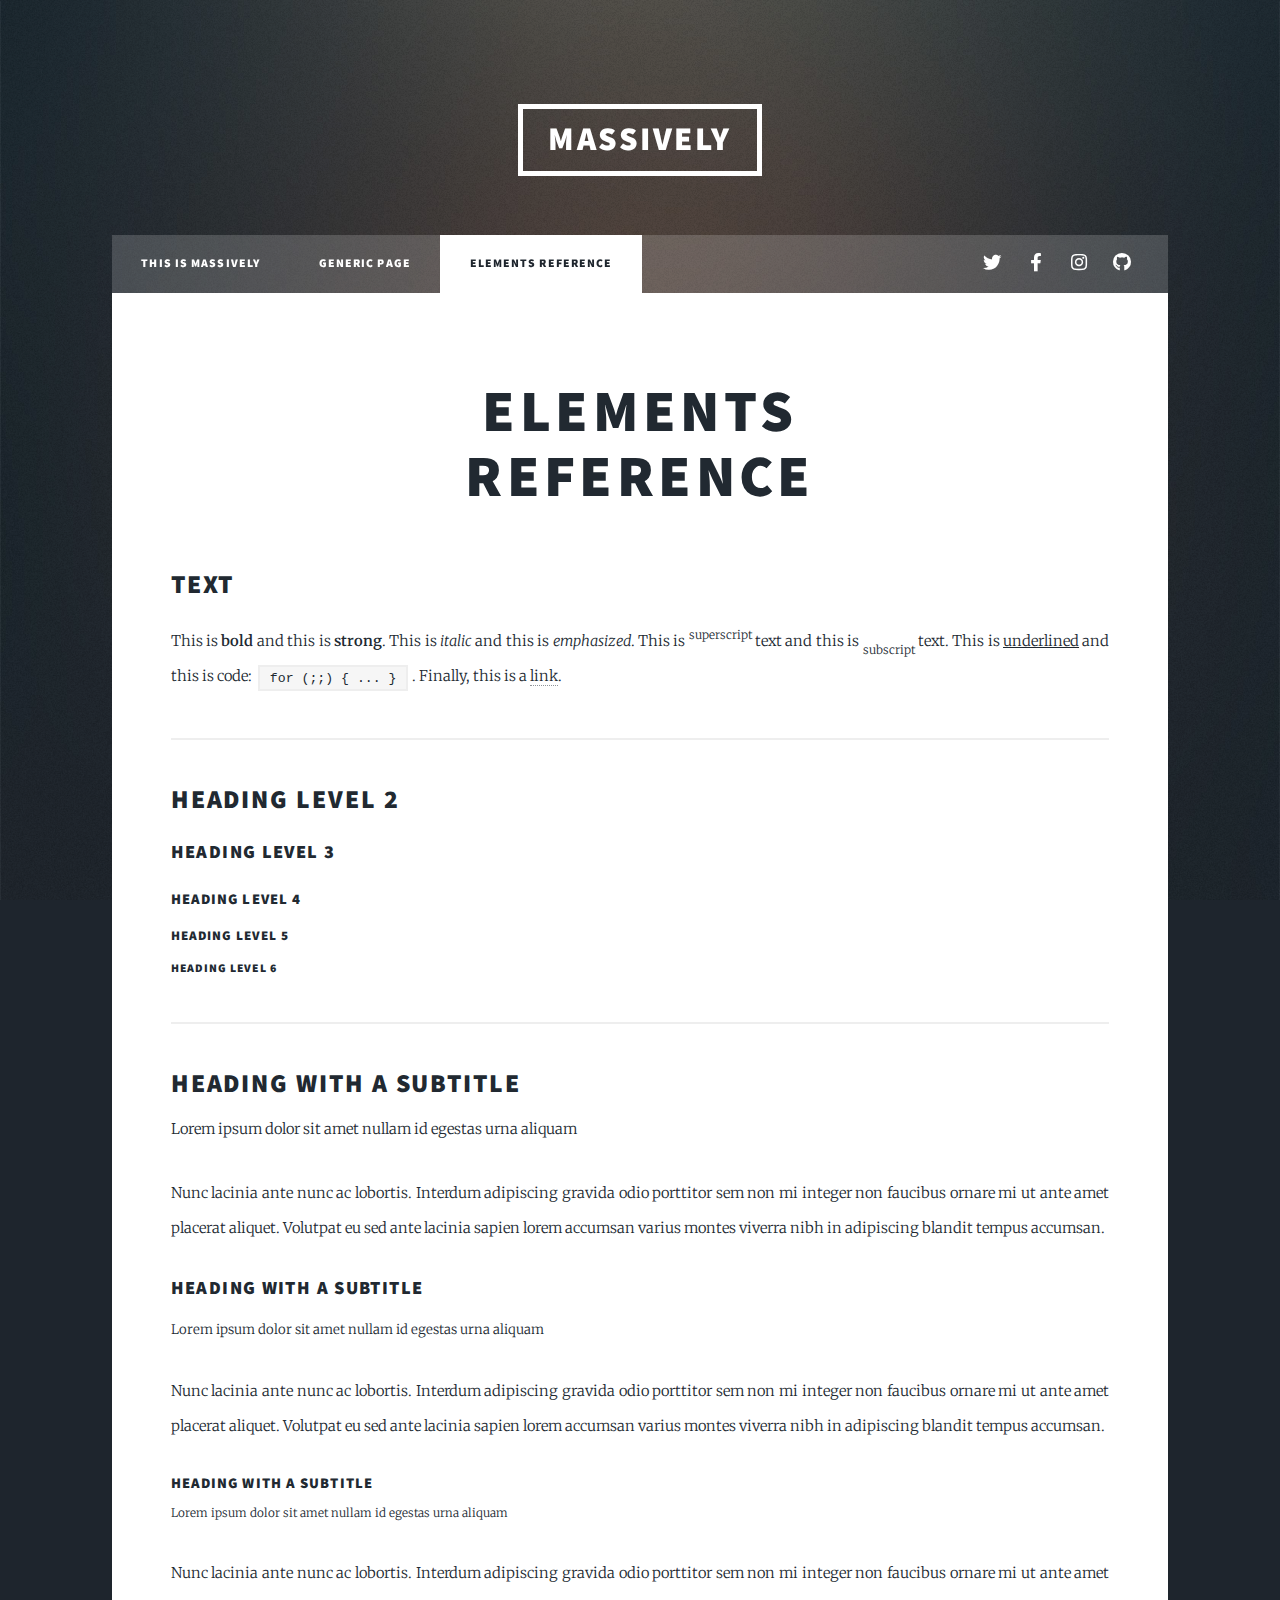
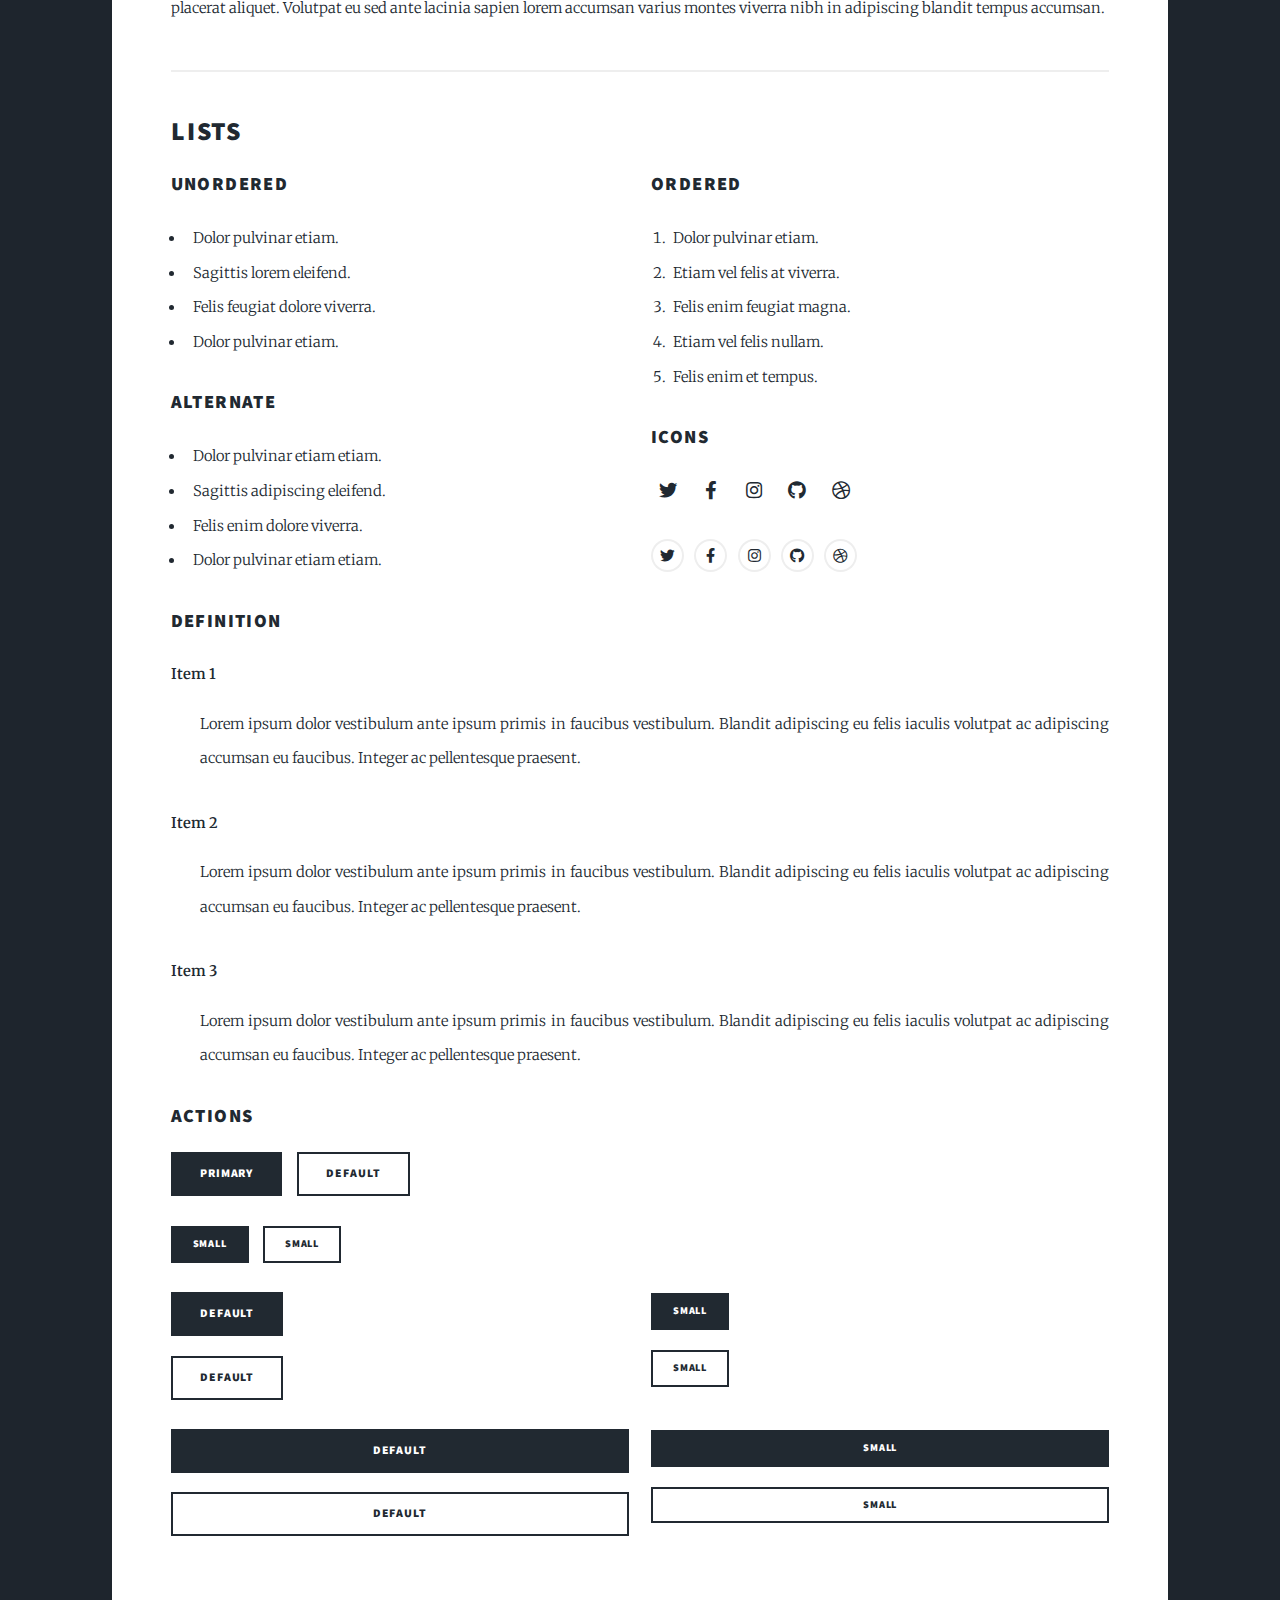
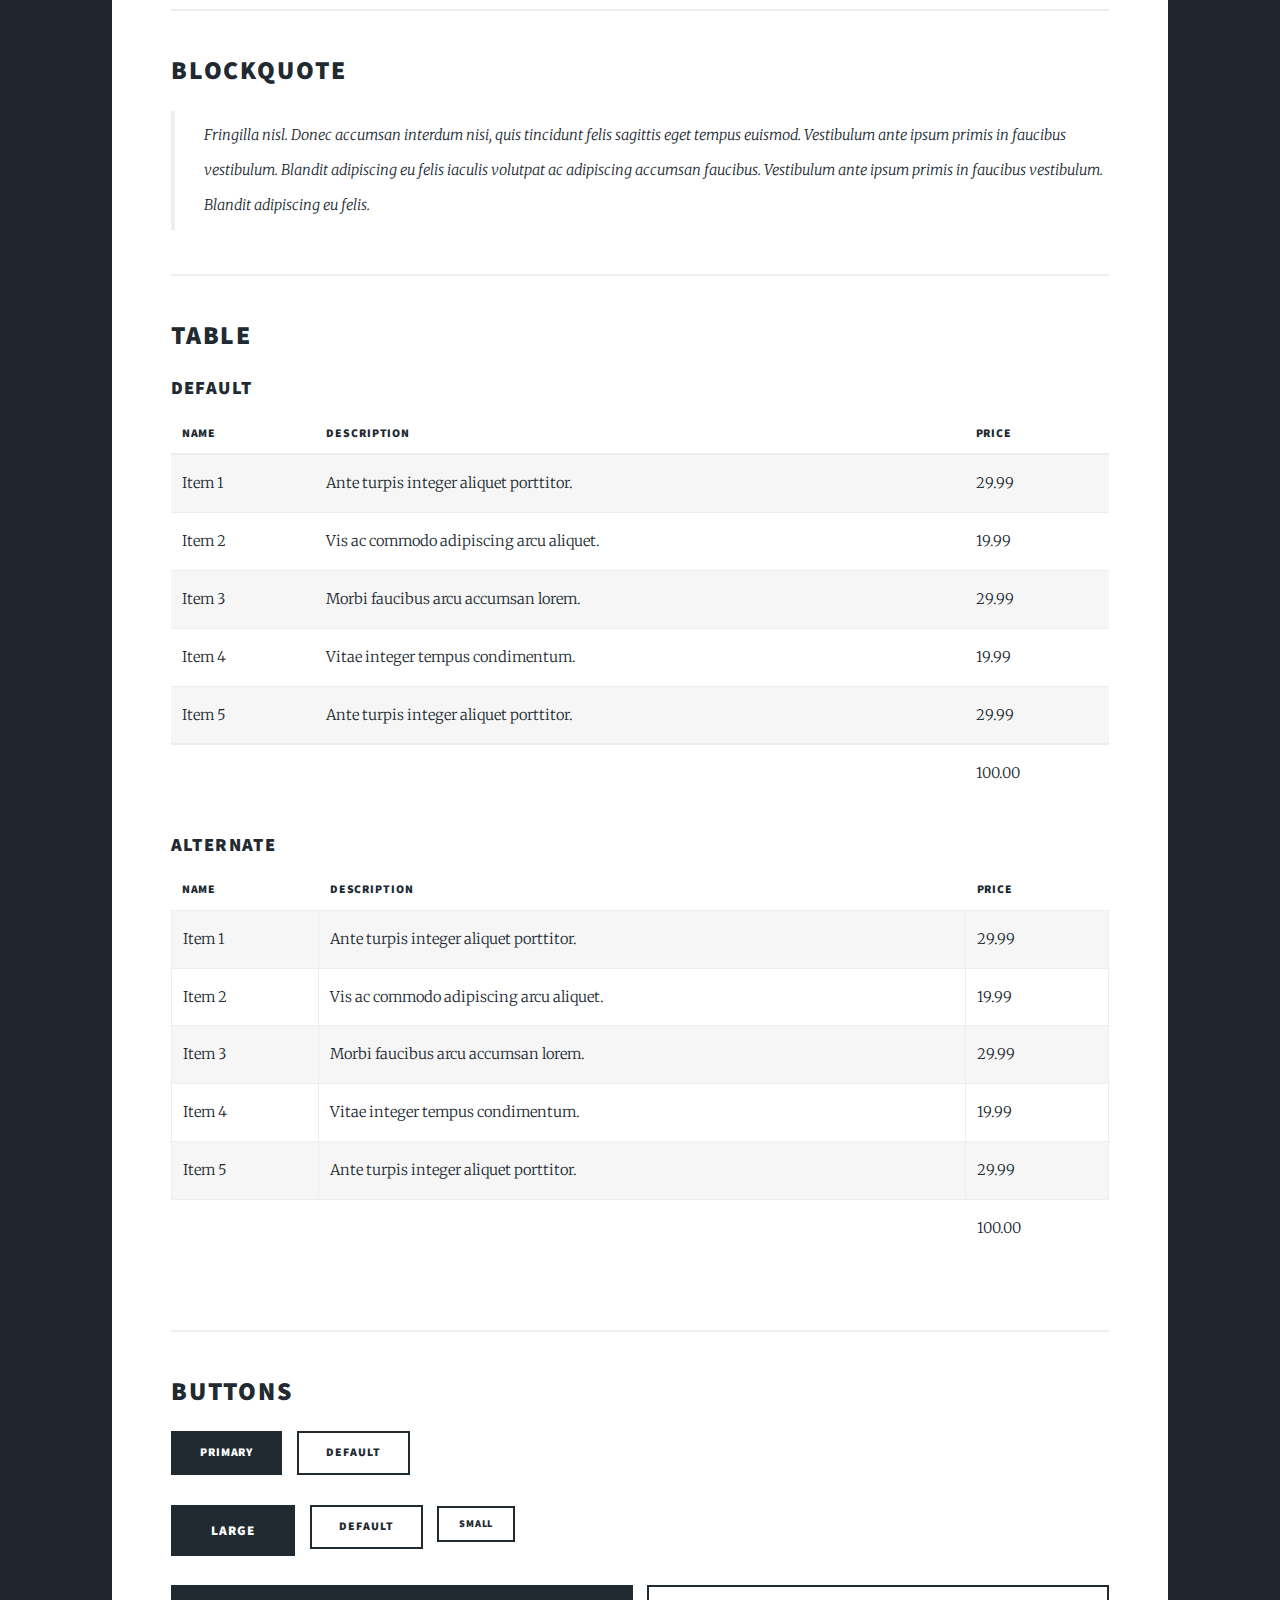
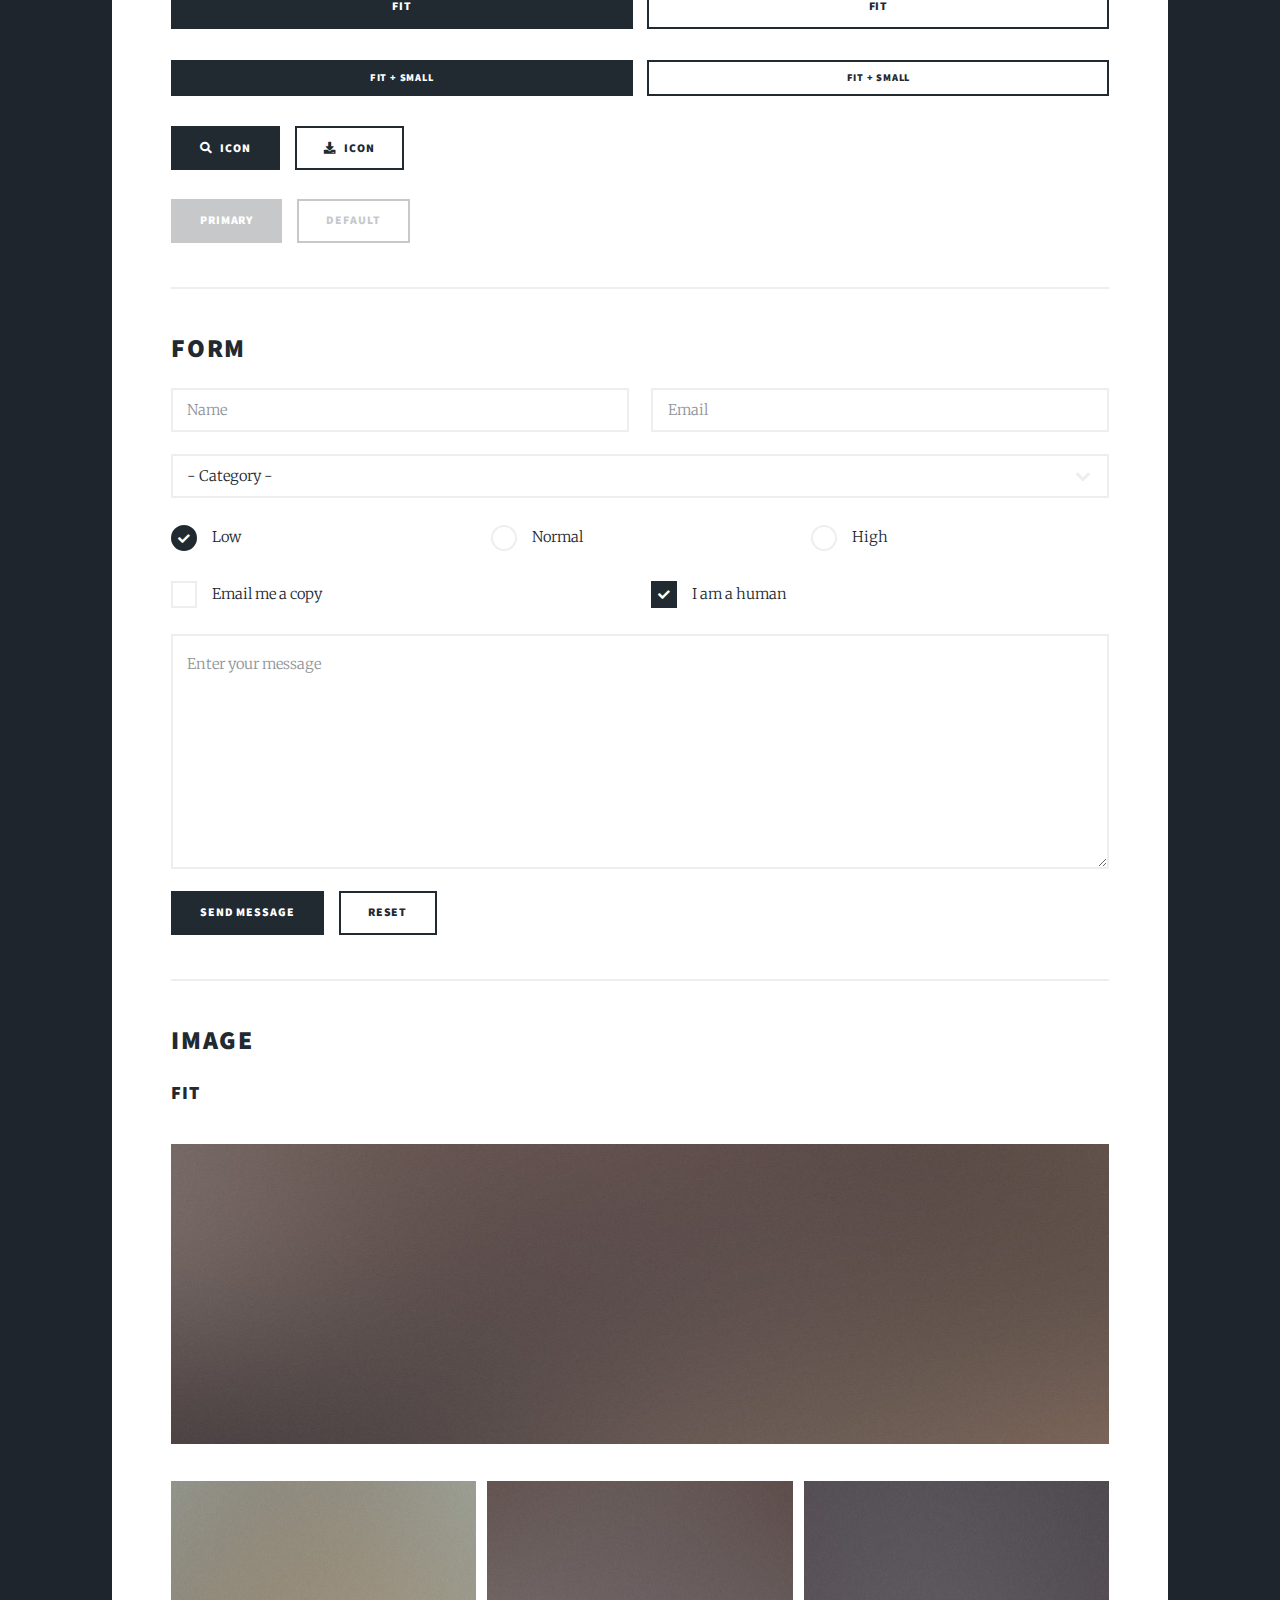
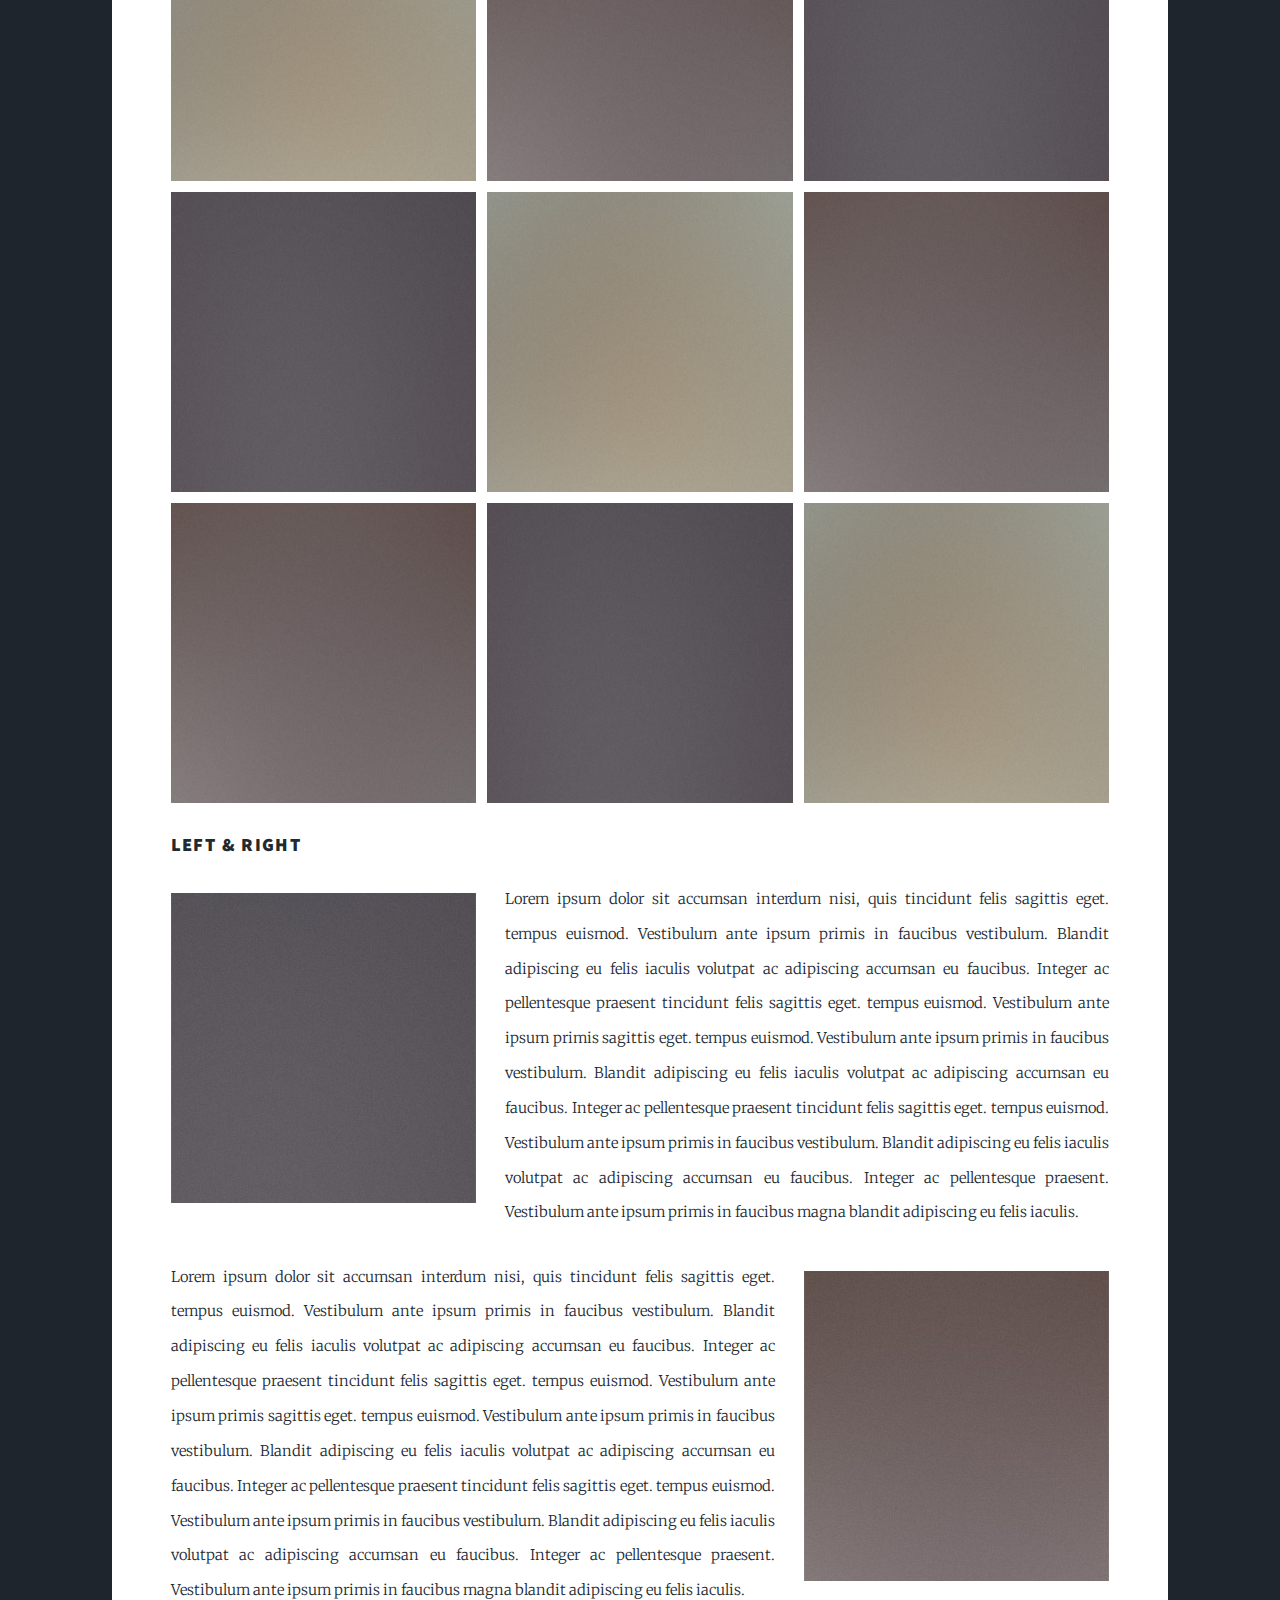
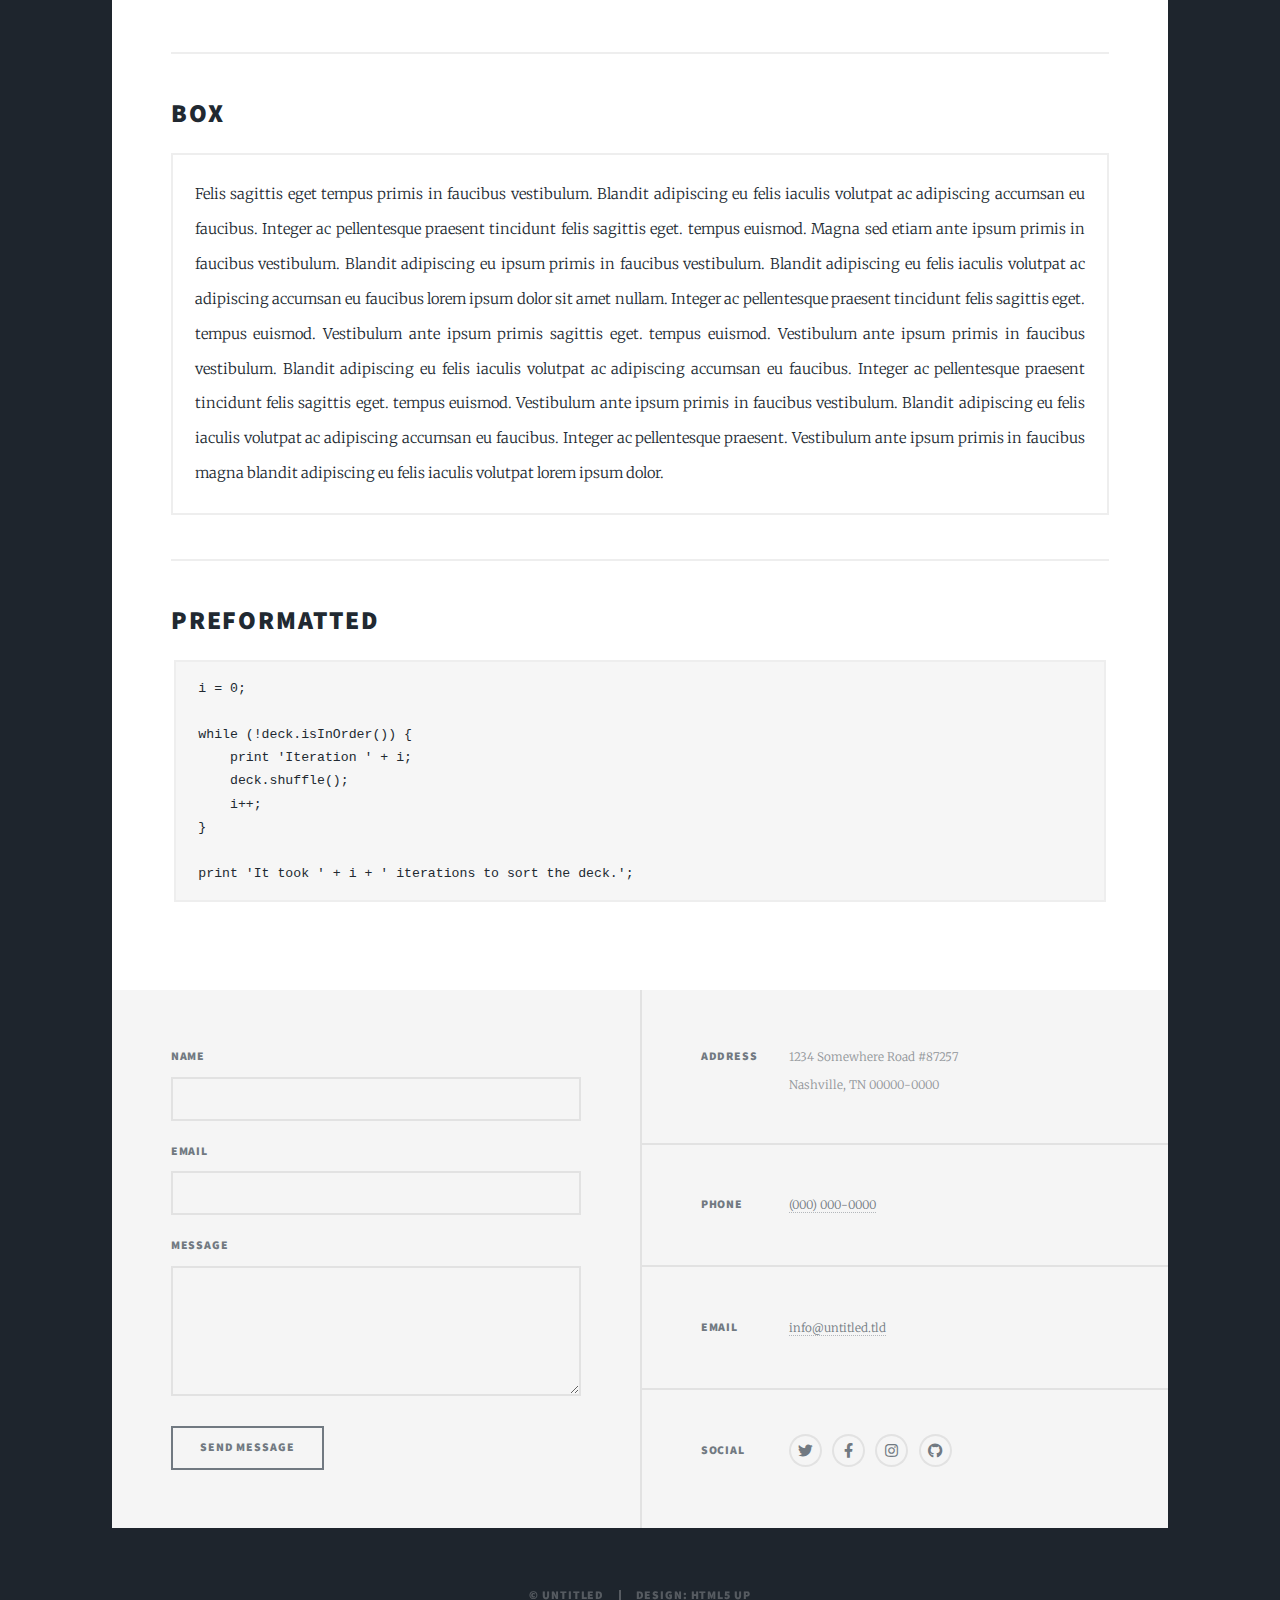
<file: elements.html>
<!DOCTYPE HTML>
<!--
	Massively by HTML5 UP
	html5up.net | @ajlkn
	Free for personal and commercial use under the CCA 3.0 license (html5up.net/license)
-->
<html>
	<head>
		<title>Elements Reference - Massively by HTML5 UP</title>
		<meta charset="utf-8" />
		<meta name="viewport" content="width=device-width, initial-scale=1, user-scalable=no" />
		<link rel="stylesheet" href="assets/css/main.css" />
		<noscript><link rel="stylesheet" href="assets/css/noscript.css" /></noscript>
	</head>
	<body class="is-preload">

		<!-- Wrapper -->
			<div id="wrapper">

				<!-- Header -->
					<header id="header">
						<a href="index.html" class="logo">Massively</a>
					</header>

				<!-- Nav -->
					<nav id="nav">
						<ul class="links">
							<li><a href="index.html">This is Massively</a></li>
							<li><a href="generic.html">Generic Page</a></li>
							<li class="active"><a href="elements.html">Elements Reference</a></li>
						</ul>
						<ul class="icons">
							<li><a href="#" class="icon brands fa-twitter"><span class="label">Twitter</span></a></li>
							<li><a href="#" class="icon brands fa-facebook-f"><span class="label">Facebook</span></a></li>
							<li><a href="#" class="icon brands fa-instagram"><span class="label">Instagram</span></a></li>
							<li><a href="#" class="icon brands fa-github"><span class="label">GitHub</span></a></li>
						</ul>
					</nav>

				<!-- Main -->
					<div id="main">

						<!-- Post -->
							<section class="post">
								<header class="major">
									<h1>Elements<br />
									Reference</h1>
								</header>

								<!-- Text stuff -->
									<h2>Text</h2>
									<p>This is <b>bold</b> and this is <strong>strong</strong>. This is <i>italic</i> and this is <em>emphasized</em>.
									This is <sup>superscript</sup> text and this is <sub>subscript</sub> text.
									This is <u>underlined</u> and this is code: <code>for (;;) { ... }</code>.
									Finally, this is a <a href="#">link</a>.</p>
									<hr />
									<h2>Heading Level 2</h2>
									<h3>Heading Level 3</h3>
									<h4>Heading Level 4</h4>
									<h5>Heading Level 5</h5>
									<h6>Heading Level 6</h6>
									<hr />
									<header>
										<h2>Heading with a Subtitle</h2>
										<p>Lorem ipsum dolor sit amet nullam id egestas urna aliquam</p>
									</header>
									<p>Nunc lacinia ante nunc ac lobortis. Interdum adipiscing gravida odio porttitor sem non mi integer non faucibus ornare mi ut ante amet placerat aliquet. Volutpat eu sed ante lacinia sapien lorem accumsan varius montes viverra nibh in adipiscing blandit tempus accumsan.</p>
									<header>
										<h3>Heading with a Subtitle</h3>
										<p>Lorem ipsum dolor sit amet nullam id egestas urna aliquam</p>
									</header>
									<p>Nunc lacinia ante nunc ac lobortis. Interdum adipiscing gravida odio porttitor sem non mi integer non faucibus ornare mi ut ante amet placerat aliquet. Volutpat eu sed ante lacinia sapien lorem accumsan varius montes viverra nibh in adipiscing blandit tempus accumsan.</p>
									<header>
										<h4>Heading with a Subtitle</h4>
										<p>Lorem ipsum dolor sit amet nullam id egestas urna aliquam</p>
									</header>
									<p>Nunc lacinia ante nunc ac lobortis. Interdum adipiscing gravida odio porttitor sem non mi integer non faucibus ornare mi ut ante amet placerat aliquet. Volutpat eu sed ante lacinia sapien lorem accumsan varius montes viverra nibh in adipiscing blandit tempus accumsan.</p>

									<hr />

								<!-- Lists -->
									<h2>Lists</h2>
									<div class="row">
										<div class="col-6 col-12-small">

											<h3>Unordered</h3>
											<ul>
												<li>Dolor pulvinar etiam.</li>
												<li>Sagittis lorem eleifend.</li>
												<li>Felis feugiat dolore viverra.</li>
												<li>Dolor pulvinar etiam.</li>
											</ul>

											<h3>Alternate</h3>
											<ul class="alt">
												<li>Dolor pulvinar etiam etiam.</li>
												<li>Sagittis adipiscing eleifend.</li>
												<li>Felis enim dolore viverra.</li>
												<li>Dolor pulvinar etiam etiam.</li>
											</ul>

										</div>
										<div class="col-6 col-12-small">

											<h3>Ordered</h3>
											<ol>
												<li>Dolor pulvinar etiam.</li>
												<li>Etiam vel felis at viverra.</li>
												<li>Felis enim feugiat magna.</li>
												<li>Etiam vel felis nullam.</li>
												<li>Felis enim et tempus.</li>
											</ol>

											<h3>Icons</h3>
											<ul class="icons">
												<li><a href="#" class="icon brands fa-twitter"><span class="label">Twitter</span></a></li>
												<li><a href="#" class="icon brands fa-facebook-f"><span class="label">Facebook</span></a></li>
												<li><a href="#" class="icon brands fa-instagram"><span class="label">Instagram</span></a></li>
												<li><a href="#" class="icon brands fa-github"><span class="label">Github</span></a></li>
												<li><a href="#" class="icon brands fa-dribbble"><span class="label">Dribbble</span></a></li>
											</ul>
											<ul class="icons alt">
												<li><a href="#" class="icon brands alt fa-twitter"><span class="label">Twitter</span></a></li>
												<li><a href="#" class="icon brands alt fa-facebook-f"><span class="label">Facebook</span></a></li>
												<li><a href="#" class="icon brands alt fa-instagram"><span class="label">Instagram</span></a></li>
												<li><a href="#" class="icon brands alt fa-github"><span class="label">Github</span></a></li>
												<li><a href="#" class="icon brands alt fa-dribbble"><span class="label">Dribbble</span></a></li>
											</ul>

										</div>
									</div>
									<h3>Definition</h3>
									<dl>
										<dt>Item 1</dt>
										<dd>
											<p>Lorem ipsum dolor vestibulum ante ipsum primis in faucibus vestibulum. Blandit adipiscing eu felis iaculis volutpat ac adipiscing accumsan eu faucibus. Integer ac pellentesque praesent.</p>
										</dd>
										<dt>Item 2</dt>
										<dd>
											<p>Lorem ipsum dolor vestibulum ante ipsum primis in faucibus vestibulum. Blandit adipiscing eu felis iaculis volutpat ac adipiscing accumsan eu faucibus. Integer ac pellentesque praesent.</p>
										</dd>
										<dt>Item 3</dt>
										<dd>
											<p>Lorem ipsum dolor vestibulum ante ipsum primis in faucibus vestibulum. Blandit adipiscing eu felis iaculis volutpat ac adipiscing accumsan eu faucibus. Integer ac pellentesque praesent.</p>
										</dd>
									</dl>

									<h3>Actions</h3>
									<ul class="actions">
										<li><a href="#" class="button primary">Primary</a></li>
										<li><a href="#" class="button">Default</a></li>
									</ul>
									<ul class="actions small">
										<li><a href="#" class="button primary small">Small</a></li>
										<li><a href="#" class="button small">Small</a></li>
									</ul>
									<div class="row">
										<div class="col-6 col-12-small">
											<ul class="actions stacked">
												<li><a href="#" class="button primary">Default</a></li>
												<li><a href="#" class="button">Default</a></li>
											</ul>
										</div>
										<div class="col-6 col-12-small">
											<ul class="actions stacked">
												<li><a href="#" class="button primary small">Small</a></li>
												<li><a href="#" class="button small">Small</a></li>
											</ul>
										</div>
									</div>
									<div class="row">
										<div class="col-6 col-12-small">
											<ul class="actions stacked">
												<li><a href="#" class="button primary fit">Default</a></li>
												<li><a href="#" class="button fit">Default</a></li>
											</ul>
										</div>
										<div class="col-6 col-12-small">
											<ul class="actions stacked">
												<li><a href="#" class="button primary small fit">Small</a></li>
												<li><a href="#" class="button small fit">Small</a></li>
											</ul>
										</div>
									</div>

									<hr />

								<!-- Blockquote -->
									<h2>Blockquote</h2>
									<blockquote>Fringilla nisl. Donec accumsan interdum nisi, quis tincidunt felis sagittis eget tempus euismod. Vestibulum ante ipsum primis in faucibus vestibulum. Blandit adipiscing eu felis iaculis volutpat ac adipiscing accumsan faucibus. Vestibulum ante ipsum primis in faucibus vestibulum. Blandit adipiscing eu felis.</blockquote>

									<hr />

								<!-- Table -->
									<h2>Table</h2>

									<h3>Default</h3>
									<div class="table-wrapper">
										<table>
											<thead>
												<tr>
													<th>Name</th>
													<th>Description</th>
													<th>Price</th>
												</tr>
											</thead>
											<tbody>
												<tr>
													<td>Item 1</td>
													<td>Ante turpis integer aliquet porttitor.</td>
													<td>29.99</td>
												</tr>
												<tr>
													<td>Item 2</td>
													<td>Vis ac commodo adipiscing arcu aliquet.</td>
													<td>19.99</td>
												</tr>
												<tr>
													<td>Item 3</td>
													<td> Morbi faucibus arcu accumsan lorem.</td>
													<td>29.99</td>
												</tr>
												<tr>
													<td>Item 4</td>
													<td>Vitae integer tempus condimentum.</td>
													<td>19.99</td>
												</tr>
												<tr>
													<td>Item 5</td>
													<td>Ante turpis integer aliquet porttitor.</td>
													<td>29.99</td>
												</tr>
											</tbody>
											<tfoot>
												<tr>
													<td colspan="2"></td>
													<td>100.00</td>
												</tr>
											</tfoot>
										</table>
									</div>

									<h3>Alternate</h3>
									<div class="table-wrapper">
										<table class="alt">
											<thead>
												<tr>
													<th>Name</th>
													<th>Description</th>
													<th>Price</th>
												</tr>
											</thead>
											<tbody>
												<tr>
													<td>Item 1</td>
													<td>Ante turpis integer aliquet porttitor.</td>
													<td>29.99</td>
												</tr>
												<tr>
													<td>Item 2</td>
													<td>Vis ac commodo adipiscing arcu aliquet.</td>
													<td>19.99</td>
												</tr>
												<tr>
													<td>Item 3</td>
													<td> Morbi faucibus arcu accumsan lorem.</td>
													<td>29.99</td>
												</tr>
												<tr>
													<td>Item 4</td>
													<td>Vitae integer tempus condimentum.</td>
													<td>19.99</td>
												</tr>
												<tr>
													<td>Item 5</td>
													<td>Ante turpis integer aliquet porttitor.</td>
													<td>29.99</td>
												</tr>
											</tbody>
											<tfoot>
												<tr>
													<td colspan="2"></td>
													<td>100.00</td>
												</tr>
											</tfoot>
										</table>
									</div>

									<hr />

								<!-- Buttons -->
									<h2>Buttons</h2>
									<ul class="actions">
										<li><a href="#" class="button primary">Primary</a></li>
										<li><a href="#" class="button">Default</a></li>
									</ul>
									<ul class="actions">
										<li><a href="#" class="button primary large">Large</a></li>
										<li><a href="#" class="button">Default</a></li>
										<li><a href="#" class="button small">Small</a></li>
									</ul>
									<ul class="actions fit">
										<li><a href="#" class="button primary fit">Fit</a></li>
										<li><a href="#" class="button fit">Fit</a></li>
									</ul>
									<ul class="actions fit small">
										<li><a href="#" class="button primary fit small">Fit + Small</a></li>
										<li><a href="#" class="button fit small">Fit + Small</a></li>
									</ul>
									<ul class="actions">
										<li><a href="#" class="button primary icon solid fa-search">Icon</a></li>
										<li><a href="#" class="button icon solid fa-download">Icon</a></li>
									</ul>
									<ul class="actions">
										<li><span class="button primary disabled">Primary</span></li>
										<li><span class="button disabled">Default</span></li>
									</ul>

									<hr />

								<!-- Form -->
									<h2>Form</h2>

									<form method="post" action="#">
										<div class="row gtr-uniform">
											<div class="col-6 col-12-xsmall">
												<input type="text" name="demo-name" id="demo-name" value="" placeholder="Name" />
											</div>
											<div class="col-6 col-12-xsmall">
												<input type="email" name="demo-email" id="demo-email" value="" placeholder="Email" />
											</div>
											<!-- Break -->
											<div class="col-12">
												<select name="demo-category" id="demo-category">
													<option value="">- Category -</option>
													<option value="1">Manufacturing</option>
													<option value="1">Shipping</option>
													<option value="1">Administration</option>
													<option value="1">Human Resources</option>
												</select>
											</div>
											<!-- Break -->
											<div class="col-4 col-12-small">
												<input type="radio" id="demo-priority-low" name="demo-priority" checked>
												<label for="demo-priority-low">Low</label>
											</div>
											<div class="col-4 col-12-small">
												<input type="radio" id="demo-priority-normal" name="demo-priority">
												<label for="demo-priority-normal">Normal</label>
											</div>
											<div class="col-4 col-12-small">
												<input type="radio" id="demo-priority-high" name="demo-priority">
												<label for="demo-priority-high">High</label>
											</div>
											<!-- Break -->
											<div class="col-6 col-12-small">
												<input type="checkbox" id="demo-copy" name="demo-copy">
												<label for="demo-copy">Email me a copy</label>
											</div>
											<div class="col-6 col-12-small">
												<input type="checkbox" id="demo-human" name="demo-human" checked>
												<label for="demo-human">I am a human</label>
											</div>
											<!-- Break -->
											<div class="col-12">
												<textarea name="demo-message" id="demo-message" placeholder="Enter your message" rows="6"></textarea>
											</div>
											<!-- Break -->
											<div class="col-12">
												<ul class="actions">
													<li><input type="submit" value="Send Message" class="primary" /></li>
													<li><input type="reset" value="Reset" /></li>
												</ul>
											</div>
										</div>
									</form>

									<hr />

								<!-- Image -->
									<h2>Image</h2>

									<h3>Fit</h3>
									<span class="image fit"><img src="images/pic01.jpg" alt="" /></span>
									<div class="box alt">
										<div class="row gtr-50 gtr-uniform">
											<div class="col-4"><span class="image fit"><img src="images/pic02.jpg" alt="" /></span></div>
											<div class="col-4"><span class="image fit"><img src="images/pic03.jpg" alt="" /></span></div>
											<div class="col-4"><span class="image fit"><img src="images/pic04.jpg" alt="" /></span></div>
											<!-- Break -->
											<div class="col-4"><span class="image fit"><img src="images/pic04.jpg" alt="" /></span></div>
											<div class="col-4"><span class="image fit"><img src="images/pic02.jpg" alt="" /></span></div>
											<div class="col-4"><span class="image fit"><img src="images/pic03.jpg" alt="" /></span></div>
											<!-- Break -->
											<div class="col-4"><span class="image fit"><img src="images/pic03.jpg" alt="" /></span></div>
											<div class="col-4"><span class="image fit"><img src="images/pic04.jpg" alt="" /></span></div>
											<div class="col-4"><span class="image fit"><img src="images/pic02.jpg" alt="" /></span></div>
										</div>
									</div>

									<h3>Left &amp; Right</h3>
									<p><span class="image left"><img src="images/pic08.jpg" alt="" /></span>Lorem ipsum dolor sit accumsan interdum nisi, quis tincidunt felis sagittis eget. tempus euismod. Vestibulum ante ipsum primis in faucibus vestibulum. Blandit adipiscing eu felis iaculis volutpat ac adipiscing accumsan eu faucibus. Integer ac pellentesque praesent tincidunt felis sagittis eget. tempus euismod. Vestibulum ante ipsum primis sagittis eget. tempus euismod. Vestibulum ante ipsum primis in faucibus vestibulum. Blandit adipiscing eu felis iaculis volutpat ac adipiscing accumsan eu faucibus. Integer ac pellentesque praesent tincidunt felis sagittis eget. tempus euismod. Vestibulum ante ipsum primis in faucibus vestibulum. Blandit adipiscing eu felis iaculis volutpat ac adipiscing accumsan eu faucibus. Integer ac pellentesque praesent. Vestibulum ante ipsum primis in faucibus magna blandit adipiscing eu felis iaculis.</p>
									<p><span class="image right"><img src="images/pic09.jpg" alt="" /></span>Lorem ipsum dolor sit accumsan interdum nisi, quis tincidunt felis sagittis eget. tempus euismod. Vestibulum ante ipsum primis in faucibus vestibulum. Blandit adipiscing eu felis iaculis volutpat ac adipiscing accumsan eu faucibus. Integer ac pellentesque praesent tincidunt felis sagittis eget. tempus euismod. Vestibulum ante ipsum primis sagittis eget. tempus euismod. Vestibulum ante ipsum primis in faucibus vestibulum. Blandit adipiscing eu felis iaculis volutpat ac adipiscing accumsan eu faucibus. Integer ac pellentesque praesent tincidunt felis sagittis eget. tempus euismod. Vestibulum ante ipsum primis in faucibus vestibulum. Blandit adipiscing eu felis iaculis volutpat ac adipiscing accumsan eu faucibus. Integer ac pellentesque praesent. Vestibulum ante ipsum primis in faucibus magna blandit adipiscing eu felis iaculis.</p>

									<hr />

								<!-- Box -->
									<h2>Box</h2>
									<div class="box">
										<p>Felis sagittis eget tempus primis in faucibus vestibulum. Blandit adipiscing eu felis iaculis volutpat ac adipiscing accumsan eu faucibus. Integer ac pellentesque praesent tincidunt felis sagittis eget. tempus euismod. Magna sed etiam ante ipsum primis in faucibus vestibulum. Blandit adipiscing eu ipsum primis in faucibus vestibulum. Blandit adipiscing eu felis iaculis volutpat ac adipiscing accumsan eu faucibus lorem ipsum dolor sit amet nullam. Integer ac pellentesque praesent tincidunt felis sagittis eget. tempus euismod. Vestibulum ante ipsum primis sagittis eget. tempus euismod. Vestibulum ante ipsum primis in faucibus vestibulum. Blandit adipiscing eu felis iaculis volutpat ac adipiscing accumsan eu faucibus. Integer ac pellentesque praesent tincidunt felis sagittis eget. tempus euismod. Vestibulum ante ipsum primis in faucibus vestibulum. Blandit adipiscing eu felis iaculis volutpat ac adipiscing accumsan eu faucibus. Integer ac pellentesque praesent. Vestibulum ante ipsum primis in faucibus magna blandit adipiscing eu felis iaculis volutpat lorem ipsum dolor.</p>
									</div>

									<hr />

								<!-- Preformatted Code -->
									<h2>Preformatted</h2>
									<pre><code>i = 0;

while (!deck.isInOrder()) {
    print 'Iteration ' + i;
    deck.shuffle();
    i++;
}

print 'It took ' + i + ' iterations to sort the deck.';
</code></pre>

							</section>

					</div>

				<!-- Footer -->
					<footer id="footer">
						<section>
							<form method="post" action="#">
								<div class="fields">
									<div class="field">
										<label for="name">Name</label>
										<input type="text" name="name" id="name" />
									</div>
									<div class="field">
										<label for="email">Email</label>
										<input type="text" name="email" id="email" />
									</div>
									<div class="field">
										<label for="message">Message</label>
										<textarea name="message" id="message" rows="3"></textarea>
									</div>
								</div>
								<ul class="actions">
									<li><input type="submit" value="Send Message" /></li>
								</ul>
							</form>
						</section>
						<section class="split contact">
							<section class="alt">
								<h3>Address</h3>
								<p>1234 Somewhere Road #87257<br />
								Nashville, TN 00000-0000</p>
							</section>
							<section>
								<h3>Phone</h3>
								<p><a href="#">(000) 000-0000</a></p>
							</section>
							<section>
								<h3>Email</h3>
								<p><a href="#">info@untitled.tld</a></p>
							</section>
							<section>
								<h3>Social</h3>
								<ul class="icons alt">
									<li><a href="#" class="icon brands alt fa-twitter"><span class="label">Twitter</span></a></li>
									<li><a href="#" class="icon brands alt fa-facebook-f"><span class="label">Facebook</span></a></li>
									<li><a href="#" class="icon brands alt fa-instagram"><span class="label">Instagram</span></a></li>
									<li><a href="#" class="icon brands alt fa-github"><span class="label">GitHub</span></a></li>
								</ul>
							</section>
						</section>
					</footer>

				<!-- Copyright -->
					<div id="copyright">
						<ul><li>&copy; Untitled</li><li>Design: <a href="https://html5up.net">HTML5 UP</a></li></ul>
					</div>

			</div>

		<!-- Scripts -->
			<script src="assets/js/jquery.min.js"></script>
			<script src="assets/js/jquery.scrollex.min.js"></script>
			<script src="assets/js/jquery.scrolly.min.js"></script>
			<script src="assets/js/browser.min.js"></script>
			<script src="assets/js/breakpoints.min.js"></script>
			<script src="assets/js/util.js"></script>
			<script src="assets/js/main.js"></script>

	</body>
</html>
</file>
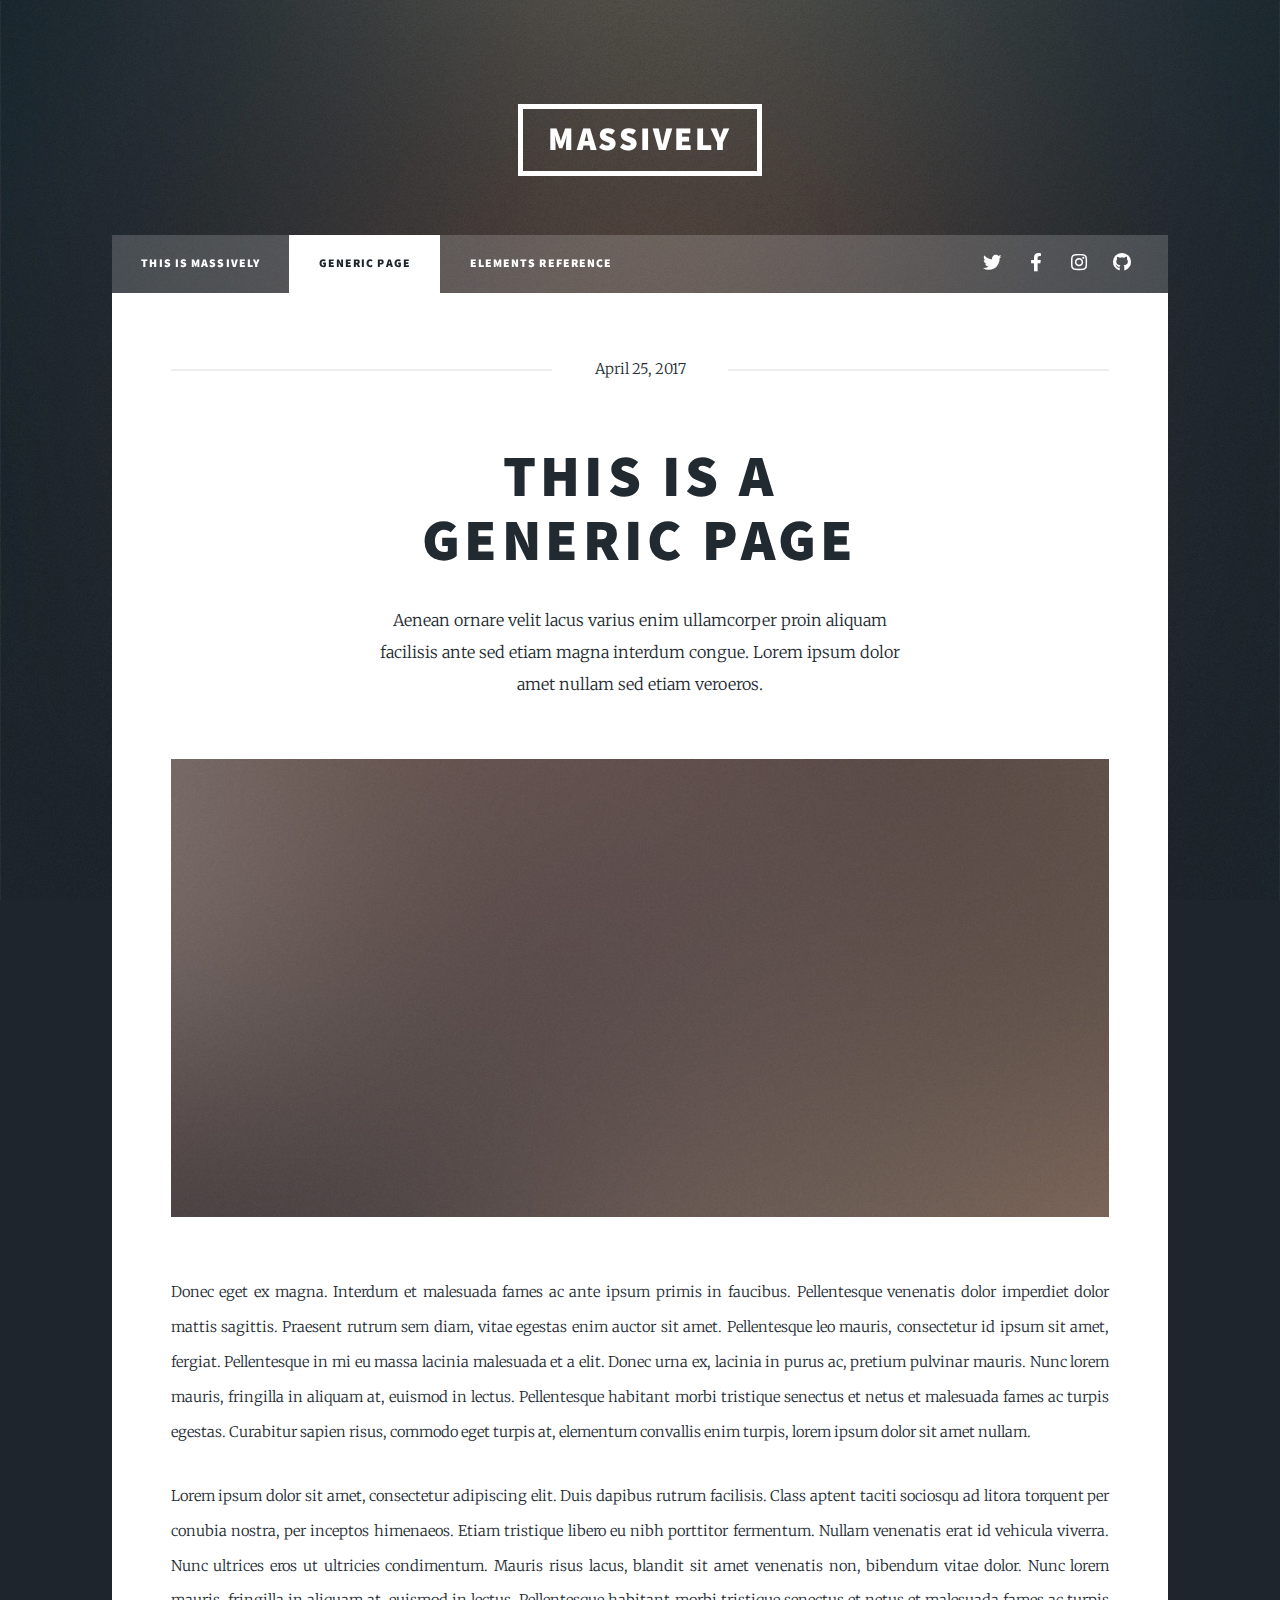
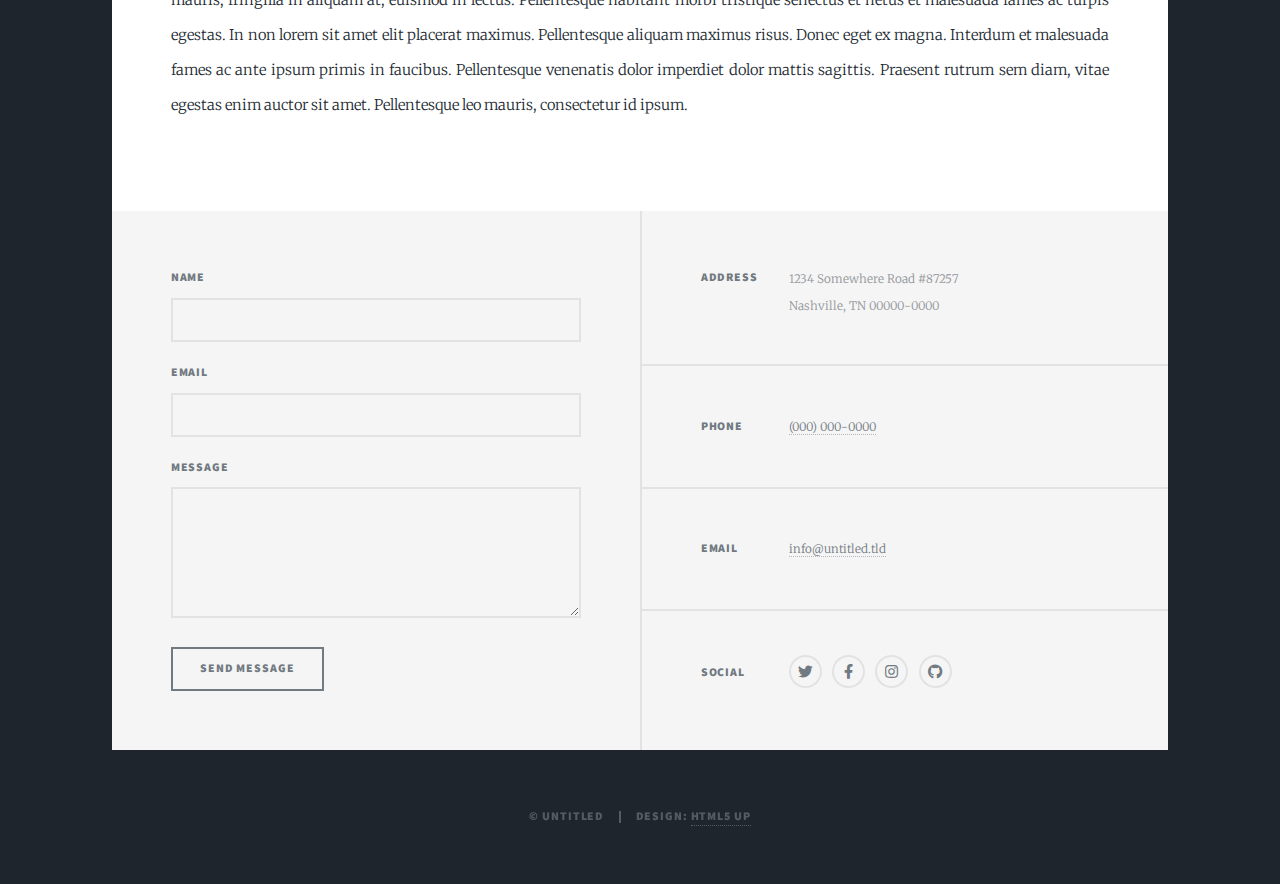
<file: generic.html>
<!DOCTYPE HTML>
<!--
	Massively by HTML5 UP
	html5up.net | @ajlkn
	Free for personal and commercial use under the CCA 3.0 license (html5up.net/license)
-->
<html>
	<head>
		<title>Generic Page - Massively by HTML5 UP</title>
		<meta charset="utf-8" />
		<meta name="viewport" content="width=device-width, initial-scale=1, user-scalable=no" />
		<link rel="stylesheet" href="assets/css/main.css" />
		<noscript><link rel="stylesheet" href="assets/css/noscript.css" /></noscript>
	</head>
	<body class="is-preload">

		<!-- Wrapper -->
			<div id="wrapper">

				<!-- Header -->
					<header id="header">
						<a href="index.html" class="logo">Massively</a>
					</header>

				<!-- Nav -->
					<nav id="nav">
						<ul class="links">
							<li><a href="index.html">This is Massively</a></li>
							<li class="active"><a href="generic.html">Generic Page</a></li>
							<li><a href="elements.html">Elements Reference</a></li>
						</ul>
						<ul class="icons">
							<li><a href="#" class="icon brands fa-twitter"><span class="label">Twitter</span></a></li>
							<li><a href="#" class="icon brands fa-facebook-f"><span class="label">Facebook</span></a></li>
							<li><a href="#" class="icon brands fa-instagram"><span class="label">Instagram</span></a></li>
							<li><a href="#" class="icon brands fa-github"><span class="label">GitHub</span></a></li>
						</ul>
					</nav>

				<!-- Main -->
					<div id="main">

						<!-- Post -->
							<section class="post">
								<header class="major">
									<span class="date">April 25, 2017</span>
									<h1>This is a<br />
									Generic Page</h1>
									<p>Aenean ornare velit lacus varius enim ullamcorper proin aliquam<br />
									facilisis ante sed etiam magna interdum congue. Lorem ipsum dolor<br />
									amet nullam sed etiam veroeros.</p>
								</header>
								<div class="image main"><img src="images/pic01.jpg" alt="" /></div>
								<p>Donec eget ex magna. Interdum et malesuada fames ac ante ipsum primis in faucibus. Pellentesque venenatis dolor imperdiet dolor mattis sagittis. Praesent rutrum sem diam, vitae egestas enim auctor sit amet. Pellentesque leo mauris, consectetur id ipsum sit amet, fergiat. Pellentesque in mi eu massa lacinia malesuada et a elit. Donec urna ex, lacinia in purus ac, pretium pulvinar mauris. Nunc lorem mauris, fringilla in aliquam at, euismod in lectus. Pellentesque habitant morbi tristique senectus et netus et malesuada fames ac turpis egestas. Curabitur sapien risus, commodo eget turpis at, elementum convallis enim turpis, lorem ipsum dolor sit amet nullam.</p>
								<p>Lorem ipsum dolor sit amet, consectetur adipiscing elit. Duis dapibus rutrum facilisis. Class aptent taciti sociosqu ad litora torquent per conubia nostra, per inceptos himenaeos. Etiam tristique libero eu nibh porttitor fermentum. Nullam venenatis erat id vehicula viverra. Nunc ultrices eros ut ultricies condimentum. Mauris risus lacus, blandit sit amet venenatis non, bibendum vitae dolor. Nunc lorem mauris, fringilla in aliquam at, euismod in lectus. Pellentesque habitant morbi tristique senectus et netus et malesuada fames ac turpis egestas. In non lorem sit amet elit placerat maximus. Pellentesque aliquam maximus risus. Donec eget ex magna. Interdum et malesuada fames ac ante ipsum primis in faucibus. Pellentesque venenatis dolor imperdiet dolor mattis sagittis. Praesent rutrum sem diam, vitae egestas enim auctor sit amet. Pellentesque leo mauris, consectetur id ipsum.</p>
							</section>

					</div>

				<!-- Footer -->
					<footer id="footer">
						<section>
							<form method="post" action="#">
								<div class="fields">
									<div class="field">
										<label for="name">Name</label>
										<input type="text" name="name" id="name" />
									</div>
									<div class="field">
										<label for="email">Email</label>
										<input type="text" name="email" id="email" />
									</div>
									<div class="field">
										<label for="message">Message</label>
										<textarea name="message" id="message" rows="3"></textarea>
									</div>
								</div>
								<ul class="actions">
									<li><input type="submit" value="Send Message" /></li>
								</ul>
							</form>
						</section>
						<section class="split contact">
							<section class="alt">
								<h3>Address</h3>
								<p>1234 Somewhere Road #87257<br />
								Nashville, TN 00000-0000</p>
							</section>
							<section>
								<h3>Phone</h3>
								<p><a href="#">(000) 000-0000</a></p>
							</section>
							<section>
								<h3>Email</h3>
								<p><a href="#">info@untitled.tld</a></p>
							</section>
							<section>
								<h3>Social</h3>
								<ul class="icons alt">
									<li><a href="#" class="icon brands alt fa-twitter"><span class="label">Twitter</span></a></li>
									<li><a href="#" class="icon brands alt fa-facebook-f"><span class="label">Facebook</span></a></li>
									<li><a href="#" class="icon brands alt fa-instagram"><span class="label">Instagram</span></a></li>
									<li><a href="#" class="icon brands alt fa-github"><span class="label">GitHub</span></a></li>
								</ul>
							</section>
						</section>
					</footer>

				<!-- Copyright -->
					<div id="copyright">
						<ul><li>&copy; Untitled</li><li>Design: <a href="https://html5up.net">HTML5 UP</a></li></ul>
					</div>

			</div>

		<!-- Scripts -->
			<script src="assets/js/jquery.min.js"></script>
			<script src="assets/js/jquery.scrollex.min.js"></script>
			<script src="assets/js/jquery.scrolly.min.js"></script>
			<script src="assets/js/browser.min.js"></script>
			<script src="assets/js/breakpoints.min.js"></script>
			<script src="assets/js/util.js"></script>
			<script src="assets/js/main.js"></script>

	</body>
</html>
</file>
<file: assets/css/prism.css>
/* PrismJS 1.29.0
https://prismjs.com/download.html#themes=prism&languages=python */
code[class*=language-],pre[class*=language-]{color:#000;background:0 0;text-shadow:0 1px #fff;font-family:Consolas,Monaco,'Andale Mono','Ubuntu Mono',monospace;font-size:1em;text-align:left;white-space:pre;word-spacing:normal;word-break:normal;word-wrap:normal;line-height:1.5;-moz-tab-size:4;-o-tab-size:4;tab-size:4;-webkit-hyphens:none;-moz-hyphens:none;-ms-hyphens:none;hyphens:none}code[class*=language-] ::-moz-selection,code[class*=language-]::-moz-selection,pre[class*=language-] ::-moz-selection,pre[class*=language-]::-moz-selection{text-shadow:none;background:#b3d4fc}code[class*=language-] ::selection,code[class*=language-]::selection,pre[class*=language-] ::selection,pre[class*=language-]::selection{text-shadow:none;background:#b3d4fc}@media print{code[class*=language-],pre[class*=language-]{text-shadow:none}}pre[class*=language-]{padding:1em;margin:.5em 0;overflow:auto}:not(pre)>code[class*=language-],pre[class*=language-]{background:#f5f2f0}:not(pre)>code[class*=language-]{padding:.1em;border-radius:.3em;white-space:normal}.token.cdata,.token.comment,.token.doctype,.token.prolog{color:#708090}.token.punctuation{color:#999}.token.namespace{opacity:.7}.token.boolean,.token.constant,.token.deleted,.token.number,.token.property,.token.symbol,.token.tag{color:#905}.token.attr-name,.token.builtin,.token.char,.token.inserted,.token.selector,.token.string{color:#690}.language-css .token.string,.style .token.string,.token.entity,.token.operator,.token.url{color:#9a6e3a;background:hsla(0,0%,100%,.5)}.token.atrule,.token.attr-value,.token.keyword{color:#07a}.token.class-name,.token.function{color:#dd4a68}.token.important,.token.regex,.token.variable{color:#e90}.token.bold,.token.important{font-weight:700}.token.italic{font-style:italic}.token.entity{cursor:help}
</file>
<file: assets/css/main.css>
@import url(fontawesome-all.min.css);
@import url("https://fonts.googleapis.com/css?family=Merriweather:300,700,300italic,700italic|Source+Sans+Pro:900");

/*
	Massively by HTML5 UP
	html5up.net | @ajlkn
	Free for personal and commercial use under the CCA 3.0 license (html5up.net/license)
*/

html, body, div, span, applet, object,
iframe, h1, h2, h3, h4, h5, h6, p, blockquote,
pre, a, abbr, acronym, address, big, cite,
code, del, dfn, em, img, ins, kbd, q, s, samp,
small, strike, strong, sub, sup, tt, var, b,
u, i, center, dl, dt, dd, ol, ul, li, fieldset,
form, label, legend, table, caption, tbody,
tfoot, thead, tr, th, td, article, aside,
canvas, details, embed, figure, figcaption,
footer, header, hgroup, menu, nav, output, ruby,
section, summary, time, mark, audio, video {
	margin: 0;
	padding: 0;
	border: 0;
	font-size: 100%;
	font: inherit;
	vertical-align: baseline;}

article, aside, details, figcaption, figure,
footer, header, hgroup, menu, nav, section {
	display: block;}

body {
	line-height: 1;
}

ol, ul {
	list-style: none;
}

blockquote, q {
	quotes: none;
}

	blockquote:before, blockquote:after, q:before, q:after {
		content: '';
		content: none;
	}

table {
	border-collapse: collapse;
	border-spacing: 0;
}

body {
	-webkit-text-size-adjust: none;
}

mark {
	background-color: transparent;
	color: inherit;
}

input::-moz-focus-inner {
	border: 0;
	padding: 0;
}

input, select, textarea {
	-moz-appearance: none;
	-webkit-appearance: none;
	-ms-appearance: none;
	appearance: none;
}

/* Basic */

	@-ms-viewport {
		width: device-width;
	}

	body {
		-ms-overflow-style: scrollbar;
	}

	@media screen and (max-width: 480px) {

		html, body {
			min-width: 320px;
		}

	}

	html {
		box-sizing: border-box;
	}

	*, *:before, *:after {
		box-sizing: inherit;
	}

	body {
		background-color: #1e252d;
	}

		body.is-preload *, body.is-preload *:before, body.is-preload *:after {
			-moz-animation: none !important;
			-webkit-animation: none !important;
			-ms-animation: none !important;
			animation: none !important;
			-moz-transition: none !important;
			-webkit-transition: none !important;
			-ms-transition: none !important;
			transition: none !important;
		}

/* Type */

	html {
		font-size: 16pt;
	}

		@media screen and (max-width: 1680px) {

			html {
				font-size: 12pt;
			}

		}

		@media screen and (max-width: 1280px) {

			html {
				font-size: 11pt;
			}

		}

		@media screen and (max-width: 360px) {

			html {
				font-size: 10pt;
			}

		}

	body {
		color: #212931;
	}

	body, input, select, textarea {
		font-family: "Merriweather", Georgia, serif;
		font-weight: 300;
		font-size: 1rem;
		line-height: 2.375;
	}

	a {
		-moz-transition: color 0.2s ease-in-out, background-color 0.2s ease-in-out, border-color 0.2s ease-in-out, box-shadow 0.2s ease-in-out;
		-webkit-transition: color 0.2s ease-in-out, background-color 0.2s ease-in-out, border-color 0.2s ease-in-out, box-shadow 0.2s ease-in-out;
		-ms-transition: color 0.2s ease-in-out, background-color 0.2s ease-in-out, border-color 0.2s ease-in-out, box-shadow 0.2s ease-in-out;
		transition: color 0.2s ease-in-out, background-color 0.2s ease-in-out, border-color 0.2s ease-in-out, box-shadow 0.2s ease-in-out;
		border-bottom: dotted 1px;
		text-decoration: none;
	}

		a:hover {
			border-bottom-color: transparent;
		}

	strong, b {
		font-weight: 600;
	}

	em, i {
		font-style: italic;
	}

	p {
		text-align: justify;
		margin: 0 0 2rem 0;
	}

	h1, h2, h3, h4, h5, h6 {
		font-family: "Source Sans Pro", Helvetica, sans-serif;
		font-weight: 900;
		line-height: 1.5;
		letter-spacing: 0.075em;
		text-transform: uppercase;
		margin: 0 0 1rem 0;
	}

		h1 a, h2 a, h3 a, h4 a, h5 a, h6 a {
			border-bottom: 0;
			color: inherit;
			text-decoration: none;
		}

	h1 {
		font-size: 4rem;
		line-height: 1.1;
		margin: 0 0 2rem 0;
	}

	h2 {
		font-size: 1.75rem;
		line-height: 1.3;
		margin: 0 0 1.5rem 0;
	}

	h3 {
		font-size: 1.25rem;
		margin: 0 0 1.5rem 0;
	}

	h4 {
		font-size: 1rem;
	}

	h5 {
		font-size: 0.9rem;
	}

	h6 {
		font-size: 0.8rem;
	}

	sub {
		font-size: 0.8rem;
		position: relative;
		top: 0.5rem;
	}

	sup {
		font-size: 0.8rem;
		position: relative;
		top: -0.5rem;
	}

	blockquote {
		border-left: solid 4px;
		font-style: italic;
		margin: 0 0 2rem 0;
		padding: 0.5rem 0 0.5rem 2rem;
	}

	code {
		border: solid 2px;
		font-family: "Courier New", monospace;
		font-size: 0.9rem;
		margin: 0 0.25rem;
		padding: 0.25rem 0.65rem;
	}

	pre {
		-webkit-overflow-scrolling: touch;
		font-family: "Courier New", monospace;
		font-size: 0.9rem;
		margin: 0 0 2rem 0;
	}

		pre code {
			display: block;
			line-height: 1.75;
			padding: 1rem 1.5rem;
			overflow-x: auto;
		}

	hr {
		border: 0;
		border-bottom: solid 2px;
		margin: 3rem 0;
	}

		hr.major {
			margin: 5rem 0;
		}

	.align-left {
		text-align: left;
	}

	.align-center {
		text-align: center;
	}

	.align-right {
		text-align: right;
	}

	input, select, textarea {
		color: #212931;
	}

	a {
		color: #212931;
		border-bottom-color: rgba(33, 41, 49, 0.5);
	}

		a:hover {
			border-bottom-color: transparent;
			color: #18bfef !important;
		}

	strong, b {
		color: #212931;
	}

	h1, h2, h3, h4, h5, h6 {
		color: #212931;
	}

	blockquote {
		border-left-color: #eeeeee;
	}

	code {
		background: rgba(220, 220, 220, 0.25);
		border-color: #eeeeee;
	}

	hr {
		border-bottom-color: #eeeeee;
	}

/* Row */

	.row {
		display: flex;
		flex-wrap: wrap;
		box-sizing: border-box;
		align-items: stretch;
	}

		.row > * {
			box-sizing: border-box;
		}

		.row.gtr-uniform > * > :last-child {
			margin-bottom: 0;
		}

		.row.aln-left {
			justify-content: flex-start;
		}

		.row.aln-center {
			justify-content: center;
		}

		.row.aln-right {
			justify-content: flex-end;
		}

		.row.aln-top {
			align-items: flex-start;
		}

		.row.aln-middle {
			align-items: center;
		}

		.row.aln-bottom {
			align-items: flex-end;
		}

		.row > .imp {
			order: -1;
		}

		.row > .col-1 {
			width: 8.33333%;
		}

		.row > .off-1 {
			margin-left: 8.33333%;
		}

		.row > .col-2 {
			width: 16.66667%;
		}

		.row > .off-2 {
			margin-left: 16.66667%;
		}

		.row > .col-3 {
			width: 25%;
		}

		.row > .off-3 {
			margin-left: 25%;
		}

		.row > .col-4 {
			width: 33.33333%;
		}

		.row > .off-4 {
			margin-left: 33.33333%;
		}

		.row > .col-5 {
			width: 41.66667%;
		}

		.row > .off-5 {
			margin-left: 41.66667%;
		}

		.row > .col-6 {
			width: 50%;
		}

		.row > .off-6 {
			margin-left: 50%;
		}

		.row > .col-7 {
			width: 58.33333%;
		}

		.row > .off-7 {
			margin-left: 58.33333%;
		}

		.row > .col-8 {
			width: 66.66667%;
		}

		.row > .off-8 {
			margin-left: 66.66667%;
		}

		.row > .col-9 {
			width: 75%;
		}

		.row > .off-9 {
			margin-left: 75%;
		}

		.row > .col-10 {
			width: 83.33333%;
		}

		.row > .off-10 {
			margin-left: 83.33333%;
		}

		.row > .col-11 {
			width: 91.66667%;
		}

		.row > .off-11 {
			margin-left: 91.66667%;
		}

		.row > .col-12 {
			width: 100%;
		}

		.row > .off-12 {
			margin-left: 100%;
		}

		.row.gtr-0 {
			margin-top: 0;
			margin-left: 0rem;
		}

			.row.gtr-0 > * {
				padding: 0 0 0 0rem;
			}

			.row.gtr-0.gtr-uniform {
				margin-top: 0rem;
			}

				.row.gtr-0.gtr-uniform > * {
					padding-top: 0rem;
				}

		.row.gtr-25 {
			margin-top: 0;
			margin-left: -0.375rem;
		}

			.row.gtr-25 > * {
				padding: 0 0 0 0.375rem;
			}

			.row.gtr-25.gtr-uniform {
				margin-top: -0.375rem;
			}

				.row.gtr-25.gtr-uniform > * {
					padding-top: 0.375rem;
				}

		.row.gtr-50 {
			margin-top: 0;
			margin-left: -0.75rem;
		}

			.row.gtr-50 > * {
				padding: 0 0 0 0.75rem;
			}

			.row.gtr-50.gtr-uniform {
				margin-top: -0.75rem;
			}

				.row.gtr-50.gtr-uniform > * {
					padding-top: 0.75rem;
				}

		.row {
			margin-top: 0;
			margin-left: -1.5rem;
		}

			.row > * {
				padding: 0 0 0 1.5rem;
			}

			.row.gtr-uniform {
				margin-top: -1.5rem;
			}

				.row.gtr-uniform > * {
					padding-top: 1.5rem;
				}

		.row.gtr-150 {
			margin-top: 0;
			margin-left: -2.25rem;
		}

			.row.gtr-150 > * {
				padding: 0 0 0 2.25rem;
			}

			.row.gtr-150.gtr-uniform {
				margin-top: -2.25rem;
			}

				.row.gtr-150.gtr-uniform > * {
					padding-top: 2.25rem;
				}

		.row.gtr-200 {
			margin-top: 0;
			margin-left: -3rem;
		}

			.row.gtr-200 > * {
				padding: 0 0 0 3rem;
			}

			.row.gtr-200.gtr-uniform {
				margin-top: -3rem;
			}

				.row.gtr-200.gtr-uniform > * {
					padding-top: 3rem;
				}

		@media screen and (max-width: 1680px) {

			.row {
				display: flex;
				flex-wrap: wrap;
				box-sizing: border-box;
				align-items: stretch;
			}

				.row > * {
					box-sizing: border-box;
				}

				.row.gtr-uniform > * > :last-child {
					margin-bottom: 0;
				}

				.row.aln-left {
					justify-content: flex-start;
				}

				.row.aln-center {
					justify-content: center;
				}

				.row.aln-right {
					justify-content: flex-end;
				}

				.row.aln-top {
					align-items: flex-start;
				}

				.row.aln-middle {
					align-items: center;
				}

				.row.aln-bottom {
					align-items: flex-end;
				}

				.row > .imp-xlarge {
					order: -1;
				}

				.row > .col-1-xlarge {
					width: 8.33333%;
				}

				.row > .off-1-xlarge {
					margin-left: 8.33333%;
				}

				.row > .col-2-xlarge {
					width: 16.66667%;
				}

				.row > .off-2-xlarge {
					margin-left: 16.66667%;
				}

				.row > .col-3-xlarge {
					width: 25%;
				}

				.row > .off-3-xlarge {
					margin-left: 25%;
				}

				.row > .col-4-xlarge {
					width: 33.33333%;
				}

				.row > .off-4-xlarge {
					margin-left: 33.33333%;
				}

				.row > .col-5-xlarge {
					width: 41.66667%;
				}

				.row > .off-5-xlarge {
					margin-left: 41.66667%;
				}

				.row > .col-6-xlarge {
					width: 50%;
				}

				.row > .off-6-xlarge {
					margin-left: 50%;
				}

				.row > .col-7-xlarge {
					width: 58.33333%;
				}

				.row > .off-7-xlarge {
					margin-left: 58.33333%;
				}

				.row > .col-8-xlarge {
					width: 66.66667%;
				}

				.row > .off-8-xlarge {
					margin-left: 66.66667%;
				}

				.row > .col-9-xlarge {
					width: 75%;
				}

				.row > .off-9-xlarge {
					margin-left: 75%;
				}

				.row > .col-10-xlarge {
					width: 83.33333%;
				}

				.row > .off-10-xlarge {
					margin-left: 83.33333%;
				}

				.row > .col-11-xlarge {
					width: 91.66667%;
				}

				.row > .off-11-xlarge {
					margin-left: 91.66667%;
				}

				.row > .col-12-xlarge {
					width: 100%;
				}

				.row > .off-12-xlarge {
					margin-left: 100%;
				}

				.row.gtr-0 {
					margin-top: 0;
					margin-left: 0rem;
				}

					.row.gtr-0 > * {
						padding: 0 0 0 0rem;
					}

					.row.gtr-0.gtr-uniform {
						margin-top: 0rem;
					}

						.row.gtr-0.gtr-uniform > * {
							padding-top: 0rem;
						}

				.row.gtr-25 {
					margin-top: 0;
					margin-left: -0.375rem;
				}

					.row.gtr-25 > * {
						padding: 0 0 0 0.375rem;
					}

					.row.gtr-25.gtr-uniform {
						margin-top: -0.375rem;
					}

						.row.gtr-25.gtr-uniform > * {
							padding-top: 0.375rem;
						}

				.row.gtr-50 {
					margin-top: 0;
					margin-left: -0.75rem;
				}

					.row.gtr-50 > * {
						padding: 0 0 0 0.75rem;
					}

					.row.gtr-50.gtr-uniform {
						margin-top: -0.75rem;
					}

						.row.gtr-50.gtr-uniform > * {
							padding-top: 0.75rem;
						}

				.row {
					margin-top: 0;
					margin-left: -1.5rem;
				}

					.row > * {
						padding: 0 0 0 1.5rem;
					}

					.row.gtr-uniform {
						margin-top: -1.5rem;
					}

						.row.gtr-uniform > * {
							padding-top: 1.5rem;
						}

				.row.gtr-150 {
					margin-top: 0;
					margin-left: -2.25rem;
				}

					.row.gtr-150 > * {
						padding: 0 0 0 2.25rem;
					}

					.row.gtr-150.gtr-uniform {
						margin-top: -2.25rem;
					}

						.row.gtr-150.gtr-uniform > * {
							padding-top: 2.25rem;
						}

				.row.gtr-200 {
					margin-top: 0;
					margin-left: -3rem;
				}

					.row.gtr-200 > * {
						padding: 0 0 0 3rem;
					}

					.row.gtr-200.gtr-uniform {
						margin-top: -3rem;
					}

						.row.gtr-200.gtr-uniform > * {
							padding-top: 3rem;
						}

		}

		@media screen and (max-width: 1280px) {

			.row {
				display: flex;
				flex-wrap: wrap;
				box-sizing: border-box;
				align-items: stretch;
			}

				.row > * {
					box-sizing: border-box;
				}

				.row.gtr-uniform > * > :last-child {
					margin-bottom: 0;
				}

				.row.aln-left {
					justify-content: flex-start;
				}

				.row.aln-center {
					justify-content: center;
				}

				.row.aln-right {
					justify-content: flex-end;
				}

				.row.aln-top {
					align-items: flex-start;
				}

				.row.aln-middle {
					align-items: center;
				}

				.row.aln-bottom {
					align-items: flex-end;
				}

				.row > .imp-large {
					order: -1;
				}

				.row > .col-1-large {
					width: 8.33333%;
				}

				.row > .off-1-large {
					margin-left: 8.33333%;
				}

				.row > .col-2-large {
					width: 16.66667%;
				}

				.row > .off-2-large {
					margin-left: 16.66667%;
				}

				.row > .col-3-large {
					width: 25%;
				}

				.row > .off-3-large {
					margin-left: 25%;
				}

				.row > .col-4-large {
					width: 33.33333%;
				}

				.row > .off-4-large {
					margin-left: 33.33333%;
				}

				.row > .col-5-large {
					width: 41.66667%;
				}

				.row > .off-5-large {
					margin-left: 41.66667%;
				}

				.row > .col-6-large {
					width: 50%;
				}

				.row > .off-6-large {
					margin-left: 50%;
				}

				.row > .col-7-large {
					width: 58.33333%;
				}

				.row > .off-7-large {
					margin-left: 58.33333%;
				}

				.row > .col-8-large {
					width: 66.66667%;
				}

				.row > .off-8-large {
					margin-left: 66.66667%;
				}

				.row > .col-9-large {
					width: 75%;
				}

				.row > .off-9-large {
					margin-left: 75%;
				}

				.row > .col-10-large {
					width: 83.33333%;
				}

				.row > .off-10-large {
					margin-left: 83.33333%;
				}

				.row > .col-11-large {
					width: 91.66667%;
				}

				.row > .off-11-large {
					margin-left: 91.66667%;
				}

				.row > .col-12-large {
					width: 100%;
				}

				.row > .off-12-large {
					margin-left: 100%;
				}

				.row.gtr-0 {
					margin-top: 0;
					margin-left: 0rem;
				}

					.row.gtr-0 > * {
						padding: 0 0 0 0rem;
					}

					.row.gtr-0.gtr-uniform {
						margin-top: 0rem;
					}

						.row.gtr-0.gtr-uniform > * {
							padding-top: 0rem;
						}

				.row.gtr-25 {
					margin-top: 0;
					margin-left: -0.375rem;
				}

					.row.gtr-25 > * {
						padding: 0 0 0 0.375rem;
					}

					.row.gtr-25.gtr-uniform {
						margin-top: -0.375rem;
					}

						.row.gtr-25.gtr-uniform > * {
							padding-top: 0.375rem;
						}

				.row.gtr-50 {
					margin-top: 0;
					margin-left: -0.75rem;
				}

					.row.gtr-50 > * {
						padding: 0 0 0 0.75rem;
					}

					.row.gtr-50.gtr-uniform {
						margin-top: -0.75rem;
					}

						.row.gtr-50.gtr-uniform > * {
							padding-top: 0.75rem;
						}

				.row {
					margin-top: 0;
					margin-left: -1.5rem;
				}

					.row > * {
						padding: 0 0 0 1.5rem;
					}

					.row.gtr-uniform {
						margin-top: -1.5rem;
					}

						.row.gtr-uniform > * {
							padding-top: 1.5rem;
						}

				.row.gtr-150 {
					margin-top: 0;
					margin-left: -2.25rem;
				}

					.row.gtr-150 > * {
						padding: 0 0 0 2.25rem;
					}

					.row.gtr-150.gtr-uniform {
						margin-top: -2.25rem;
					}

						.row.gtr-150.gtr-uniform > * {
							padding-top: 2.25rem;
						}

				.row.gtr-200 {
					margin-top: 0;
					margin-left: -3rem;
				}

					.row.gtr-200 > * {
						padding: 0 0 0 3rem;
					}

					.row.gtr-200.gtr-uniform {
						margin-top: -3rem;
					}

						.row.gtr-200.gtr-uniform > * {
							padding-top: 3rem;
						}

		}

		@media screen and (max-width: 980px) {

			.row {
				display: flex;
				flex-wrap: wrap;
				box-sizing: border-box;
				align-items: stretch;
			}

				.row > * {
					box-sizing: border-box;
				}

				.row.gtr-uniform > * > :last-child {
					margin-bottom: 0;
				}

				.row.aln-left {
					justify-content: flex-start;
				}

				.row.aln-center {
					justify-content: center;
				}

				.row.aln-right {
					justify-content: flex-end;
				}

				.row.aln-top {
					align-items: flex-start;
				}

				.row.aln-middle {
					align-items: center;
				}

				.row.aln-bottom {
					align-items: flex-end;
				}

				.row > .imp-medium {
					order: -1;
				}

				.row > .col-1-medium {
					width: 8.33333%;
				}

				.row > .off-1-medium {
					margin-left: 8.33333%;
				}

				.row > .col-2-medium {
					width: 16.66667%;
				}

				.row > .off-2-medium {
					margin-left: 16.66667%;
				}

				.row > .col-3-medium {
					width: 25%;
				}

				.row > .off-3-medium {
					margin-left: 25%;
				}

				.row > .col-4-medium {
					width: 33.33333%;
				}

				.row > .off-4-medium {
					margin-left: 33.33333%;
				}

				.row > .col-5-medium {
					width: 41.66667%;
				}

				.row > .off-5-medium {
					margin-left: 41.66667%;
				}

				.row > .col-6-medium {
					width: 50%;
				}

				.row > .off-6-medium {
					margin-left: 50%;
				}

				.row > .col-7-medium {
					width: 58.33333%;
				}

				.row > .off-7-medium {
					margin-left: 58.33333%;
				}

				.row > .col-8-medium {
					width: 66.66667%;
				}

				.row > .off-8-medium {
					margin-left: 66.66667%;
				}

				.row > .col-9-medium {
					width: 75%;
				}

				.row > .off-9-medium {
					margin-left: 75%;
				}

				.row > .col-10-medium {
					width: 83.33333%;
				}

				.row > .off-10-medium {
					margin-left: 83.33333%;
				}

				.row > .col-11-medium {
					width: 91.66667%;
				}

				.row > .off-11-medium {
					margin-left: 91.66667%;
				}

				.row > .col-12-medium {
					width: 100%;
				}

				.row > .off-12-medium {
					margin-left: 100%;
				}

				.row.gtr-0 {
					margin-top: 0;
					margin-left: 0rem;
				}

					.row.gtr-0 > * {
						padding: 0 0 0 0rem;
					}

					.row.gtr-0.gtr-uniform {
						margin-top: 0rem;
					}

						.row.gtr-0.gtr-uniform > * {
							padding-top: 0rem;
						}

				.row.gtr-25 {
					margin-top: 0;
					margin-left: -0.375rem;
				}

					.row.gtr-25 > * {
						padding: 0 0 0 0.375rem;
					}

					.row.gtr-25.gtr-uniform {
						margin-top: -0.375rem;
					}

						.row.gtr-25.gtr-uniform > * {
							padding-top: 0.375rem;
						}

				.row.gtr-50 {
					margin-top: 0;
					margin-left: -0.75rem;
				}

					.row.gtr-50 > * {
						padding: 0 0 0 0.75rem;
					}

					.row.gtr-50.gtr-uniform {
						margin-top: -0.75rem;
					}

						.row.gtr-50.gtr-uniform > * {
							padding-top: 0.75rem;
						}

				.row {
					margin-top: 0;
					margin-left: -1.5rem;
				}

					.row > * {
						padding: 0 0 0 1.5rem;
					}

					.row.gtr-uniform {
						margin-top: -1.5rem;
					}

						.row.gtr-uniform > * {
							padding-top: 1.5rem;
						}

				.row.gtr-150 {
					margin-top: 0;
					margin-left: -2.25rem;
				}

					.row.gtr-150 > * {
						padding: 0 0 0 2.25rem;
					}

					.row.gtr-150.gtr-uniform {
						margin-top: -2.25rem;
					}

						.row.gtr-150.gtr-uniform > * {
							padding-top: 2.25rem;
						}

				.row.gtr-200 {
					margin-top: 0;
					margin-left: -3rem;
				}

					.row.gtr-200 > * {
						padding: 0 0 0 3rem;
					}

					.row.gtr-200.gtr-uniform {
						margin-top: -3rem;
					}

						.row.gtr-200.gtr-uniform > * {
							padding-top: 3rem;
						}

		}

		@media screen and (max-width: 736px) {

			.row {
				display: flex;
				flex-wrap: wrap;
				box-sizing: border-box;
				align-items: stretch;
			}

				.row > * {
					box-sizing: border-box;
				}

				.row.gtr-uniform > * > :last-child {
					margin-bottom: 0;
				}

				.row.aln-left {
					justify-content: flex-start;
				}

				.row.aln-center {
					justify-content: center;
				}

				.row.aln-right {
					justify-content: flex-end;
				}

				.row.aln-top {
					align-items: flex-start;
				}

				.row.aln-middle {
					align-items: center;
				}

				.row.aln-bottom {
					align-items: flex-end;
				}

				.row > .imp-small {
					order: -1;
				}

				.row > .col-1-small {
					width: 8.33333%;
				}

				.row > .off-1-small {
					margin-left: 8.33333%;
				}

				.row > .col-2-small {
					width: 16.66667%;
				}

				.row > .off-2-small {
					margin-left: 16.66667%;
				}

				.row > .col-3-small {
					width: 25%;
				}

				.row > .off-3-small {
					margin-left: 25%;
				}

				.row > .col-4-small {
					width: 33.33333%;
				}

				.row > .off-4-small {
					margin-left: 33.33333%;
				}

				.row > .col-5-small {
					width: 41.66667%;
				}

				.row > .off-5-small {
					margin-left: 41.66667%;
				}

				.row > .col-6-small {
					width: 50%;
				}

				.row > .off-6-small {
					margin-left: 50%;
				}

				.row > .col-7-small {
					width: 58.33333%;
				}

				.row > .off-7-small {
					margin-left: 58.33333%;
				}

				.row > .col-8-small {
					width: 66.66667%;
				}

				.row > .off-8-small {
					margin-left: 66.66667%;
				}

				.row > .col-9-small {
					width: 75%;
				}

				.row > .off-9-small {
					margin-left: 75%;
				}

				.row > .col-10-small {
					width: 83.33333%;
				}

				.row > .off-10-small {
					margin-left: 83.33333%;
				}

				.row > .col-11-small {
					width: 91.66667%;
				}

				.row > .off-11-small {
					margin-left: 91.66667%;
				}

				.row > .col-12-small {
					width: 100%;
				}

				.row > .off-12-small {
					margin-left: 100%;
				}

				.row.gtr-0 {
					margin-top: 0;
					margin-left: 0rem;
				}

					.row.gtr-0 > * {
						padding: 0 0 0 0rem;
					}

					.row.gtr-0.gtr-uniform {
						margin-top: 0rem;
					}

						.row.gtr-0.gtr-uniform > * {
							padding-top: 0rem;
						}

				.row.gtr-25 {
					margin-top: 0;
					margin-left: -0.375rem;
				}

					.row.gtr-25 > * {
						padding: 0 0 0 0.375rem;
					}

					.row.gtr-25.gtr-uniform {
						margin-top: -0.375rem;
					}

						.row.gtr-25.gtr-uniform > * {
							padding-top: 0.375rem;
						}

				.row.gtr-50 {
					margin-top: 0;
					margin-left: -0.75rem;
				}

					.row.gtr-50 > * {
						padding: 0 0 0 0.75rem;
					}

					.row.gtr-50.gtr-uniform {
						margin-top: -0.75rem;
					}

						.row.gtr-50.gtr-uniform > * {
							padding-top: 0.75rem;
						}

				.row {
					margin-top: 0;
					margin-left: -1.5rem;
				}

					.row > * {
						padding: 0 0 0 1.5rem;
					}

					.row.gtr-uniform {
						margin-top: -1.5rem;
					}

						.row.gtr-uniform > * {
							padding-top: 1.5rem;
						}

				.row.gtr-150 {
					margin-top: 0;
					margin-left: -2.25rem;
				}

					.row.gtr-150 > * {
						padding: 0 0 0 2.25rem;
					}

					.row.gtr-150.gtr-uniform {
						margin-top: -2.25rem;
					}

						.row.gtr-150.gtr-uniform > * {
							padding-top: 2.25rem;
						}

				.row.gtr-200 {
					margin-top: 0;
					margin-left: -3rem;
				}

					.row.gtr-200 > * {
						padding: 0 0 0 3rem;
					}

					.row.gtr-200.gtr-uniform {
						margin-top: -3rem;
					}

						.row.gtr-200.gtr-uniform > * {
							padding-top: 3rem;
						}

		}

		@media screen and (max-width: 480px) {

			.row {
				display: flex;
				flex-wrap: wrap;
				box-sizing: border-box;
				align-items: stretch;
			}

				.row > * {
					box-sizing: border-box;
				}

				.row.gtr-uniform > * > :last-child {
					margin-bottom: 0;
				}

				.row.aln-left {
					justify-content: flex-start;
				}

				.row.aln-center {
					justify-content: center;
				}

				.row.aln-right {
					justify-content: flex-end;
				}

				.row.aln-top {
					align-items: flex-start;
				}

				.row.aln-middle {
					align-items: center;
				}

				.row.aln-bottom {
					align-items: flex-end;
				}

				.row > .imp-xsmall {
					order: -1;
				}

				.row > .col-1-xsmall {
					width: 8.33333%;
				}

				.row > .off-1-xsmall {
					margin-left: 8.33333%;
				}

				.row > .col-2-xsmall {
					width: 16.66667%;
				}

				.row > .off-2-xsmall {
					margin-left: 16.66667%;
				}

				.row > .col-3-xsmall {
					width: 25%;
				}

				.row > .off-3-xsmall {
					margin-left: 25%;
				}

				.row > .col-4-xsmall {
					width: 33.33333%;
				}

				.row > .off-4-xsmall {
					margin-left: 33.33333%;
				}

				.row > .col-5-xsmall {
					width: 41.66667%;
				}

				.row > .off-5-xsmall {
					margin-left: 41.66667%;
				}

				.row > .col-6-xsmall {
					width: 50%;
				}

				.row > .off-6-xsmall {
					margin-left: 50%;
				}

				.row > .col-7-xsmall {
					width: 58.33333%;
				}

				.row > .off-7-xsmall {
					margin-left: 58.33333%;
				}

				.row > .col-8-xsmall {
					width: 66.66667%;
				}

				.row > .off-8-xsmall {
					margin-left: 66.66667%;
				}

				.row > .col-9-xsmall {
					width: 75%;
				}

				.row > .off-9-xsmall {
					margin-left: 75%;
				}

				.row > .col-10-xsmall {
					width: 83.33333%;
				}

				.row > .off-10-xsmall {
					margin-left: 83.33333%;
				}

				.row > .col-11-xsmall {
					width: 91.66667%;
				}

				.row > .off-11-xsmall {
					margin-left: 91.66667%;
				}

				.row > .col-12-xsmall {
					width: 100%;
				}

				.row > .off-12-xsmall {
					margin-left: 100%;
				}

				.row.gtr-0 {
					margin-top: 0;
					margin-left: 0rem;
				}

					.row.gtr-0 > * {
						padding: 0 0 0 0rem;
					}

					.row.gtr-0.gtr-uniform {
						margin-top: 0rem;
					}

						.row.gtr-0.gtr-uniform > * {
							padding-top: 0rem;
						}

				.row.gtr-25 {
					margin-top: 0;
					margin-left: -0.375rem;
				}

					.row.gtr-25 > * {
						padding: 0 0 0 0.375rem;
					}

					.row.gtr-25.gtr-uniform {
						margin-top: -0.375rem;
					}

						.row.gtr-25.gtr-uniform > * {
							padding-top: 0.375rem;
						}

				.row.gtr-50 {
					margin-top: 0;
					margin-left: -0.75rem;
				}

					.row.gtr-50 > * {
						padding: 0 0 0 0.75rem;
					}

					.row.gtr-50.gtr-uniform {
						margin-top: -0.75rem;
					}

						.row.gtr-50.gtr-uniform > * {
							padding-top: 0.75rem;
						}

				.row {
					margin-top: 0;
					margin-left: -1.5rem;
				}

					.row > * {
						padding: 0 0 0 1.5rem;
					}

					.row.gtr-uniform {
						margin-top: -1.5rem;
					}

						.row.gtr-uniform > * {
							padding-top: 1.5rem;
						}

				.row.gtr-150 {
					margin-top: 0;
					margin-left: -2.25rem;
				}

					.row.gtr-150 > * {
						padding: 0 0 0 2.25rem;
					}

					.row.gtr-150.gtr-uniform {
						margin-top: -2.25rem;
					}

						.row.gtr-150.gtr-uniform > * {
							padding-top: 2.25rem;
						}

				.row.gtr-200 {
					margin-top: 0;
					margin-left: -3rem;
				}

					.row.gtr-200 > * {
						padding: 0 0 0 3rem;
					}

					.row.gtr-200.gtr-uniform {
						margin-top: -3rem;
					}

						.row.gtr-200.gtr-uniform > * {
							padding-top: 3rem;
						}

		}

		@media screen and (max-width: 360px) {

			.row {
				display: flex;
				flex-wrap: wrap;
				box-sizing: border-box;
				align-items: stretch;
			}

				.row > * {
					box-sizing: border-box;
				}

				.row.gtr-uniform > * > :last-child {
					margin-bottom: 0;
				}

				.row.aln-left {
					justify-content: flex-start;
				}

				.row.aln-center {
					justify-content: center;
				}

				.row.aln-right {
					justify-content: flex-end;
				}

				.row.aln-top {
					align-items: flex-start;
				}

				.row.aln-middle {
					align-items: center;
				}

				.row.aln-bottom {
					align-items: flex-end;
				}

				.row > .imp-xxsmall {
					order: -1;
				}

				.row > .col-1-xxsmall {
					width: 8.33333%;
				}

				.row > .off-1-xxsmall {
					margin-left: 8.33333%;
				}

				.row > .col-2-xxsmall {
					width: 16.66667%;
				}

				.row > .off-2-xxsmall {
					margin-left: 16.66667%;
				}

				.row > .col-3-xxsmall {
					width: 25%;
				}

				.row > .off-3-xxsmall {
					margin-left: 25%;
				}

				.row > .col-4-xxsmall {
					width: 33.33333%;
				}

				.row > .off-4-xxsmall {
					margin-left: 33.33333%;
				}

				.row > .col-5-xxsmall {
					width: 41.66667%;
				}

				.row > .off-5-xxsmall {
					margin-left: 41.66667%;
				}

				.row > .col-6-xxsmall {
					width: 50%;
				}

				.row > .off-6-xxsmall {
					margin-left: 50%;
				}

				.row > .col-7-xxsmall {
					width: 58.33333%;
				}

				.row > .off-7-xxsmall {
					margin-left: 58.33333%;
				}

				.row > .col-8-xxsmall {
					width: 66.66667%;
				}

				.row > .off-8-xxsmall {
					margin-left: 66.66667%;
				}

				.row > .col-9-xxsmall {
					width: 75%;
				}

				.row > .off-9-xxsmall {
					margin-left: 75%;
				}

				.row > .col-10-xxsmall {
					width: 83.33333%;
				}

				.row > .off-10-xxsmall {
					margin-left: 83.33333%;
				}

				.row > .col-11-xxsmall {
					width: 91.66667%;
				}

				.row > .off-11-xxsmall {
					margin-left: 91.66667%;
				}

				.row > .col-12-xxsmall {
					width: 100%;
				}

				.row > .off-12-xxsmall {
					margin-left: 100%;
				}

				.row.gtr-0 {
					margin-top: 0;
					margin-left: 0rem;
				}

					.row.gtr-0 > * {
						padding: 0 0 0 0rem;
					}

					.row.gtr-0.gtr-uniform {
						margin-top: 0rem;
					}

						.row.gtr-0.gtr-uniform > * {
							padding-top: 0rem;
						}

				.row.gtr-25 {
					margin-top: 0;
					margin-left: -0.375rem;
				}

					.row.gtr-25 > * {
						padding: 0 0 0 0.375rem;
					}

					.row.gtr-25.gtr-uniform {
						margin-top: -0.375rem;
					}

						.row.gtr-25.gtr-uniform > * {
							padding-top: 0.375rem;
						}

				.row.gtr-50 {
					margin-top: 0;
					margin-left: -0.75rem;
				}

					.row.gtr-50 > * {
						padding: 0 0 0 0.75rem;
					}

					.row.gtr-50.gtr-uniform {
						margin-top: -0.75rem;
					}

						.row.gtr-50.gtr-uniform > * {
							padding-top: 0.75rem;
						}

				.row {
					margin-top: 0;
					margin-left: -1.5rem;
				}

					.row > * {
						padding: 0 0 0 1.5rem;
					}

					.row.gtr-uniform {
						margin-top: -1.5rem;
					}

						.row.gtr-uniform > * {
							padding-top: 1.5rem;
						}

				.row.gtr-150 {
					margin-top: 0;
					margin-left: -2.25rem;
				}

					.row.gtr-150 > * {
						padding: 0 0 0 2.25rem;
					}

					.row.gtr-150.gtr-uniform {
						margin-top: -2.25rem;
					}

						.row.gtr-150.gtr-uniform > * {
							padding-top: 2.25rem;
						}

				.row.gtr-200 {
					margin-top: 0;
					margin-left: -3rem;
				}

					.row.gtr-200 > * {
						padding: 0 0 0 3rem;
					}

					.row.gtr-200.gtr-uniform {
						margin-top: -3rem;
					}

						.row.gtr-200.gtr-uniform > * {
							padding-top: 3rem;
						}

		}

/* Box */

	.box {
		border: solid 2px;
		margin-bottom: 2rem;
		padding: 1.5rem;
	}

		.box > :last-child,
		.box > :last-child > :last-child,
		.box > :last-child > :last-child > :last-child {
			margin-bottom: 0;
		}

		.box.alt {
			border: 0;
			border-radius: 0;
			padding: 0;
		}

	.box {
		border-color: #eeeeee;
	}

/* Button */

	input[type="submit"],
	input[type="reset"],
	input[type="button"],
	button,
	.button {
		-moz-appearance: none;
		-webkit-appearance: none;
		-ms-appearance: none;
		appearance: none;
		-moz-transition: background-color 0.2s ease-in-out, box-shadow 0.2s ease-in-out, color 0.2s ease-in-out;
		-webkit-transition: background-color 0.2s ease-in-out, box-shadow 0.2s ease-in-out, color 0.2s ease-in-out;
		-ms-transition: background-color 0.2s ease-in-out, box-shadow 0.2s ease-in-out, color 0.2s ease-in-out;
		transition: background-color 0.2s ease-in-out, box-shadow 0.2s ease-in-out, color 0.2s ease-in-out;
		border: 0;
		border-radius: 0;
		cursor: pointer;
		display: inline-block;
		font-family: "Source Sans Pro", Helvetica, sans-serif;
		font-size: 0.8rem;
		font-weight: 900;
		letter-spacing: 0.075em;
		height: 3rem;
		line-height: 3rem;
		padding: 0 2rem;
		text-align: center;
		text-decoration: none;
		text-transform: uppercase;
		white-space: nowrap;
	}

		input[type="submit"].icon:before,
		input[type="reset"].icon:before,
		input[type="button"].icon:before,
		button.icon:before,
		.button.icon:before {
			margin-right: 0.5rem;
		}

		input[type="submit"].icon.solo,
		input[type="reset"].icon.solo,
		input[type="button"].icon.solo,
		button.icon.solo,
		.button.icon.solo {
			position: relative;
			width: 4rem;
			height: 4rem;
			line-height: 4rem;
			border-radius: 4rem;
			text-indent: 4rem;
			overflow: hidden;
			padding: 0;
			white-space: nowrap;
		}

			input[type="submit"].icon.solo:before,
			input[type="reset"].icon.solo:before,
			input[type="button"].icon.solo:before,
			button.icon.solo:before,
			.button.icon.solo:before {
				position: absolute;
				display: block;
				top: 0;
				left: 0;
				width: inherit;
				height: inherit;
				line-height: inherit;
				font-size: 1.25rem;
				margin-right: 0;
				text-align: center;
				text-indent: 0;
			}

		input[type="submit"].fit,
		input[type="reset"].fit,
		input[type="button"].fit,
		button.fit,
		.button.fit {
			width: 100%;
		}

		input[type="submit"].small,
		input[type="reset"].small,
		input[type="button"].small,
		button.small,
		.button.small {
			font-size: 0.7rem;
			height: 2.5rem;
			line-height: 2.5rem;
			padding: 0 1.5rem;
		}

		input[type="submit"].large,
		input[type="reset"].large,
		input[type="button"].large,
		button.large,
		.button.large {
			font-size: 0.9rem;
			height: 3.5rem;
			line-height: 3.5rem;
			padding: 0 2.75rem;
		}

		@media screen and (max-width: 980px) {

			input[type="submit"],
			input[type="reset"],
			input[type="button"],
			button,
			.button {
				font-size: 0.9rem;
				height: 3.25rem;
				line-height: 3.25rem;
			}

				input[type="submit"].large,
				input[type="reset"].large,
				input[type="button"].large,
				button.large,
				.button.large {
					font-size: 1rem;
					height: 3.75rem;
					line-height: 3.75rem;
				}

		}

		input[type="submit"].disabled, input[type="submit"]:disabled,
		input[type="reset"].disabled,
		input[type="reset"]:disabled,
		input[type="button"].disabled,
		input[type="button"]:disabled,
		button.disabled,
		button:disabled,
		.button.disabled,
		.button:disabled {
			pointer-events: none;
			opacity: 0.25;
		}

	input[type="submit"],
	input[type="reset"],
	input[type="button"],
	button,
	.button {
		background-color: transparent;
		box-shadow: inset 0 0 0 2px #212931;
		color: #212931 !important;
	}

		input[type="submit"]:hover,
		input[type="reset"]:hover,
		input[type="button"]:hover,
		button:hover,
		.button:hover {
			box-shadow: inset 0 0 0 2px #18bfef;
			color: #18bfef !important;
		}

		input[type="submit"].primary,
		input[type="reset"].primary,
		input[type="button"].primary,
		button.primary,
		.button.primary {
			background-color: #212931;
			box-shadow: none;
			color: #ffffff !important;
		}

			input[type="submit"].primary:hover,
			input[type="reset"].primary:hover,
			input[type="button"].primary:hover,
			button.primary:hover,
			.button.primary:hover {
				background-color: #18bfef;
			}

/* Form */

	form {
		margin: 0 0 2rem 0;
	}

		form > :last-child {
			margin-bottom: 0;
		}

		form > .fields {
			display: -moz-flex;
			display: -webkit-flex;
			display: -ms-flex;
			display: flex;
			-moz-flex-wrap: wrap;
			-webkit-flex-wrap: wrap;
			-ms-flex-wrap: wrap;
			flex-wrap: wrap;
			width: calc(100% + 3rem);
			margin: -1.5rem 0 2rem -1.5rem;
		}

			form > .fields > .field {
				-moz-flex-grow: 0;
				-webkit-flex-grow: 0;
				-ms-flex-grow: 0;
				flex-grow: 0;
				-moz-flex-shrink: 0;
				-webkit-flex-shrink: 0;
				-ms-flex-shrink: 0;
				flex-shrink: 0;
				padding: 1.5rem 0 0 1.5rem;
				width: calc(100% - 1.5rem);
			}

				form > .fields > .field.half {
					width: calc(50% - 0.75rem);
				}

				form > .fields > .field.third {
					width: calc(100%/3 - 0.5rem);
				}

				form > .fields > .field.quarter {
					width: calc(25% - 0.375rem);
				}

		@media screen and (max-width: 480px) {

			form > .fields {
				width: calc(100% + 3rem);
				margin: -1.5rem 0 2rem -1.5rem;
			}

				form > .fields > .field {
					padding: 1.5rem 0 0 1.5rem;
					width: calc(100% - 1.5rem);
				}

					form > .fields > .field.half {
						width: calc(100% - 1.5rem);
					}

					form > .fields > .field.third {
						width: calc(100% - 1.5rem);
					}

					form > .fields > .field.quarter {
						width: calc(100% - 1.5rem);
					}

		}

	label {
		display: block;
		font-family: "Source Sans Pro", Helvetica, sans-serif;
		font-weight: 900;
		line-height: 1.5;
		letter-spacing: 0.075em;
		font-size: 0.8rem;
		text-transform: uppercase;
		margin: 0 0 0.75rem 0;
	}

		@media screen and (max-width: 980px) {

			label {
				font-size: 0.9rem;
			}

		}

	input[type="text"],
	input[type="password"],
	input[type="email"],
	select,
	textarea {
		-moz-appearance: none;
		-webkit-appearance: none;
		-ms-appearance: none;
		appearance: none;
		background: transparent;
		border-radius: 0;
		border: solid 2px;
		color: inherit;
		display: block;
		outline: 0;
		padding: 0 1rem;
		text-decoration: none;
		width: 100%;
	}

		input[type="text"]:invalid,
		input[type="password"]:invalid,
		input[type="email"]:invalid,
		select:invalid,
		textarea:invalid {
			box-shadow: none;
		}

	select {
		background-size: 1.25rem;
		background-repeat: no-repeat;
		background-position: calc(100% - 1rem) center;
		height: 3rem;
		padding-right: 3rem;
		text-overflow: ellipsis;
	}

		select:focus::-ms-value {
			background-color: transparent;
		}

		select::-ms-expand {
			display: none;
		}

	input[type="text"],
	input[type="password"],
	input[type="email"],
	select {
		height: 3rem;
	}

	textarea {
		padding: 0.75rem 1rem;
	}

	input[type="checkbox"],
	input[type="radio"] {
		-moz-appearance: none;
		-webkit-appearance: none;
		-ms-appearance: none;
		appearance: none;
		display: block;
		float: left;
		margin-right: -2rem;
		opacity: 0;
		width: 1rem;
		z-index: -1;
	}

		input[type="checkbox"] + label,
		input[type="radio"] + label {
			text-decoration: none;
			cursor: pointer;
			display: inline-block;
			font-size: 1rem;
			letter-spacing: 0;
			font-family: "Merriweather", Georgia, serif;
			text-transform: none;
			font-weight: 300;
			padding-left: 2.8rem;
			padding-right: 1rem;
			position: relative;
		}

			input[type="checkbox"] + label:before,
			input[type="radio"] + label:before {
				-moz-osx-font-smoothing: grayscale;
				-webkit-font-smoothing: antialiased;
				display: inline-block;
				font-style: normal;
				font-variant: normal;
				text-rendering: auto;
				line-height: 1;
				text-transform: none !important;
				font-family: 'Font Awesome 5 Free';
				font-weight: 900;
			}

			input[type="checkbox"] + label:before,
			input[type="radio"] + label:before {
				border-radius: 0;
				border: solid 2px;
				content: '';
				display: inline-block;
				font-size: 0.8rem;
				height: 1.8rem;
				left: 0;
				line-height: 1.65rem;
				position: absolute;
				text-align: center;
				top: -0.125rem;
				width: 1.8rem;
			}

		input[type="checkbox"]:checked + label:before,
		input[type="radio"]:checked + label:before {
			content: '\f00c';
		}

	input[type="checkbox"] + label:before {
		border-radius: 0;
	}

	input[type="radio"] + label:before {
		border-radius: 100%;
	}

	::-webkit-input-placeholder {
		opacity: 1.0;
	}

	:-moz-placeholder {
		opacity: 1.0;
	}

	::-moz-placeholder {
		opacity: 1.0;
	}

	:-ms-input-placeholder {
		opacity: 1.0;
	}

	label {
		color: #212931;
	}

	input[type="text"],
	input[type="password"],
	input[type="email"],
	select,
	textarea {
		border-color: #eeeeee;
	}

		input[type="text"]:focus,
		input[type="password"]:focus,
		input[type="email"]:focus,
		select:focus,
		textarea:focus {
			border-color: #18bfef;
		}

	select {
		background-image: url("data:image/svg+xml;charset=utf8,%3Csvg xmlns='http://www.w3.org/2000/svg' width='40' height='40' preserveAspectRatio='none' viewBox='0 0 40 40'%3E%3Cpath d='M9.4,12.3l10.4,10.4l10.4-10.4c0.2-0.2,0.5-0.4,0.9-0.4c0.3,0,0.6,0.1,0.9,0.4l3.3,3.3c0.2,0.2,0.4,0.5,0.4,0.9 c0,0.4-0.1,0.6-0.4,0.9L20.7,31.9c-0.2,0.2-0.5,0.4-0.9,0.4c-0.3,0-0.6-0.1-0.9-0.4L4.3,17.3c-0.2-0.2-0.4-0.5-0.4-0.9 c0-0.4,0.1-0.6,0.4-0.9l3.3-3.3c0.2-0.2,0.5-0.4,0.9-0.4S9.1,12.1,9.4,12.3z' fill='%23eeeeee' /%3E%3C/svg%3E");
	}

		select option {
			background-color: #ffffff;
			color: #212931;
		}

	.select-wrapper:before {
		color: #eeeeee;
	}

	input[type="checkbox"] + label,
	input[type="radio"] + label {
		color: #212931;
	}

		input[type="checkbox"] + label:before,
		input[type="radio"] + label:before {
			border-color: #eeeeee;
		}

	input[type="checkbox"]:checked + label:before,
	input[type="radio"]:checked + label:before {
		background-color: #212931;
		border-color: #212931;
		color: #ffffff;
	}

	input[type="checkbox"]:focus + label:before,
	input[type="radio"]:focus + label:before {
		border-color: #18bfef;
	}

	::-webkit-input-placeholder {
		color: #909498 !important;
	}

	:-moz-placeholder {
		color: #909498 !important;
	}

	::-moz-placeholder {
		color: #909498 !important;
	}

	:-ms-input-placeholder {
		color: #909498 !important;
	}

	.formerize-placeholder {
		color: #909498 !important;
	}

/* Icon */

	.icon {
		text-decoration: none;
		border-bottom: none;
		position: relative;
	}

		.icon:before {
			-moz-osx-font-smoothing: grayscale;
			-webkit-font-smoothing: antialiased;
			display: inline-block;
			font-style: normal;
			font-variant: normal;
			text-rendering: auto;
			line-height: 1;
			text-transform: none !important;
			font-family: 'Font Awesome 5 Free';
			font-weight: 400;
		}

		.icon > .label {
			display: none;
		}

		.icon:before {
			line-height: inherit;
		}

		.icon.solid:before {
			font-weight: 900;
		}

		.icon.brands:before {
			font-family: 'Font Awesome 5 Brands';
		}

/* Image */

	.image {
		border: 0;
		display: inline-block;
		position: relative;
	}

		.image img {
			display: block;
		}

		.image.left, .image.right {
			max-width: 40%;
		}

			.image.left img, .image.right img {
				width: 100%;
			}

		.image.left {
			float: left;
			margin: 0 2rem 2rem 0;
			top: 0.75rem;
		}

		.image.right {
			float: right;
			margin: 0 0 2rem 2rem;
			top: 0.75rem;
		}

		.image.fit {
			display: block;
			margin: 2.5rem 0;
			width: 100%;
		}

			.image.fit:first-child {
				margin-top: 0;
			}

			.image.fit img {
				width: 100%;
				height:300px;
			}

		.image.main {
			display: block;
			margin: 4rem 0;
			width: 100%;
			
		}

			.image.main:first-child {
				margin-top: 0;
			}

			.image.main img {
				width: 100%;
				
			}

		@media screen and (max-width: 736px) {

			.image.fit {
				margin: 2rem 0;
			}

			.image.main {
				margin: 2rem 0;
			}

		}

	a.image {
		overflow: hidden;
	}

		a.image img {
			-moz-transition: -moz-transform 0.2s ease-out;
			-webkit-transition: -webkit-transform 0.2s ease-out;
			-ms-transition: -ms-transform 0.2s ease-out;
			transition: transform 0.2s ease-out;
		}

		a.image:hover img {
			-moz-transform: scale(1.05);
			-webkit-transform: scale(1.05);
			-ms-transform: scale(1.05);
			transform: scale(1.05);
		}

/* Actions */

	ul.actions {
		display: -moz-flex;
		display: -webkit-flex;
		display: -ms-flex;
		display: flex;
		cursor: default;
		list-style: none;
		margin-left: -1rem;
		padding-left: 0;
	}

		ul.actions li {
			padding: 0 0 0 1rem;
			vertical-align: middle;
		}

		ul.actions.special {
			-moz-justify-content: center;
			-webkit-justify-content: center;
			-ms-justify-content: center;
			justify-content: center;
			width: 100%;
			margin-left: 0;
		}

			ul.actions.special li:first-child {
				padding-left: 0;
			}

		ul.actions.stacked {
			-moz-flex-direction: column;
			-webkit-flex-direction: column;
			-ms-flex-direction: column;
			flex-direction: column;
			margin-left: 0;
		}

			ul.actions.stacked li {
				padding: 1.3rem 0 0 0;
			}

				ul.actions.stacked li:first-child {
					padding-top: 0;
				}

		ul.actions.fit {
			width: calc(100% + 1rem);
		}

			ul.actions.fit li {
				-moz-flex-grow: 1;
				-webkit-flex-grow: 1;
				-ms-flex-grow: 1;
				flex-grow: 1;
				-moz-flex-shrink: 1;
				-webkit-flex-shrink: 1;
				-ms-flex-shrink: 1;
				flex-shrink: 1;
				width: 100%;
			}

				ul.actions.fit li > * {
					width: 100%;
				}

			ul.actions.fit.stacked {
				width: 100%;
			}

		@media screen and (max-width: 480px) {

			ul.actions:not(.fixed) {
				-moz-flex-direction: column;
				-webkit-flex-direction: column;
				-ms-flex-direction: column;
				flex-direction: column;
				margin-left: 0;
				width: 100% !important;
			}

				ul.actions:not(.fixed) li {
					-moz-flex-grow: 1;
					-webkit-flex-grow: 1;
					-ms-flex-grow: 1;
					flex-grow: 1;
					-moz-flex-shrink: 1;
					-webkit-flex-shrink: 1;
					-ms-flex-shrink: 1;
					flex-shrink: 1;
					padding: 1rem 0 0 0;
					text-align: center;
					width: 100%;
				}

					ul.actions:not(.fixed) li > * {
						width: 100%;
					}

					ul.actions:not(.fixed) li:first-child {
						padding-top: 0;
					}

					ul.actions:not(.fixed) li input[type="submit"],
					ul.actions:not(.fixed) li input[type="reset"],
					ul.actions:not(.fixed) li input[type="button"],
					ul.actions:not(.fixed) li button,
					ul.actions:not(.fixed) li .button {
						width: 100%;
					}

						ul.actions:not(.fixed) li input[type="submit"].icon:before,
						ul.actions:not(.fixed) li input[type="reset"].icon:before,
						ul.actions:not(.fixed) li input[type="button"].icon:before,
						ul.actions:not(.fixed) li button.icon:before,
						ul.actions:not(.fixed) li .button.icon:before {
							margin-left: -0.5rem;
						}

		}

/* Icons */

	ul.icons {
		cursor: default;
		list-style: none;
		padding-left: 0;
	}

		ul.icons li {
			display: inline-block;
			padding: 0 0.5rem 0 0;
			vertical-align: middle;
		}

			ul.icons li:last-child {
				padding-right: 0;
			}

			ul.icons li .icon:before {
				width: 2.25rem;
				height: 2.25rem;
				line-height: 2.25rem;
				display: inline-block;
				text-align: center;
				border-radius: 100%;
				font-size: 1.25rem;
			}

		ul.icons.alt li .icon:before {
			-moz-transition: color 0.2s ease-in-out, background-color 0.2s ease-in-out, border-color 0.2s ease-in-out, box-shadow 0.2s ease-in-out;
			-webkit-transition: color 0.2s ease-in-out, background-color 0.2s ease-in-out, border-color 0.2s ease-in-out, box-shadow 0.2s ease-in-out;
			-ms-transition: color 0.2s ease-in-out, background-color 0.2s ease-in-out, border-color 0.2s ease-in-out, box-shadow 0.2s ease-in-out;
			transition: color 0.2s ease-in-out, background-color 0.2s ease-in-out, border-color 0.2s ease-in-out, box-shadow 0.2s ease-in-out;
			font-size: 1rem;
		}

/* List */

	ol {
		list-style: decimal;
		margin: 0 0 2rem 0;
		padding-left: 1.25rem;
	}

		ol li {
			padding-left: 0.25rem;
		}

	ul {
		list-style: disc;
		margin: 0 0 2rem 0;
		padding-left: 1rem;
	}

		ul li {
			padding-left: 0.5rem;
		}

		ul.divided {
			list-style: none;
			padding-left: 0;
		}

			ul.divided li {
				border-top: solid 1px;
				padding: 0.5rem 0;
			}

				ul.divided li:first-child {
					border-top: 0;
					padding-top: 0;
				}

	dl {
		margin: 0 0 2rem 0;
	}

		dl dt {
			display: block;
			font-weight: 600;
			margin: 0 0 1rem 0;
		}

		dl dd {
			margin-left: 2rem;
		}

	ul.divided li {
		border-top-color: #eeeeee;
	}

	ul.icons li a.icon:hover:before {
		color: #18bfef;
	}

	ul.icons.alt li .icon:before {
		box-shadow: inset 0 0 0 2px #eeeeee;
	}

	ul.icons.alt li a.icon:hover:before {
		box-shadow: inset 0 0 0 2px #18bfef;
	}

/* Section/Article */

	section.special, article.special {
		text-align: center;
	}

	header {
		cursor: default;
	}

		header > .date {
			display: block;
			font-size: 0.8rem;
			height: 1;
			margin: 0 0 1rem 0;
			position: relative;
		}

		header > p {
			/* font-style: italic; */
		}

		header > h1 + p {
			font-size: 1.1rem;
			margin-top: -0.5rem;
			line-height: 2;
		}

		header > h2 + p {
			font-size: 1rem;
			margin-top: -0.75rem;
		}

		header > h3 + p {
			font-size: 0.9rem;
			margin-top: -0.75rem;
		}

		header > h4 + p {
			font-size: 0.8rem;
			margin-top: -0.75rem;
		}

		header.major {
			margin: 0 0 4rem 0;
			text-align: center;
		}

			header.major > :last-child {
				margin-bottom: 0;
			}

			header.major > p {
				margin-top: 0;
				text-align: center;
			}

			header.major > .date {
				font-size: 1rem;
				margin: 0 0 4rem 0;
			}

				header.major > .date:before, header.major > .date:after {
					content: '';
					display: block;
					position: absolute;
					top: 50%;
					width: calc(50% - 6rem);
					border-top: solid 2px;
				}

				header.major > .date:before {
					left: 0;
				}

				header.major > .date:after {
					right: 0;
				}

		@media screen and (max-width: 980px) {

			header br {
				display: none;
			}

		}

		@media screen and (max-width: 736px) {

			header.major {
				margin: 0 0 2rem 0;
			}

		}

	header.major .date:before, header.major .date:after {
		border-top-color: #eeeeee;
	}

/* Table */

	.table-wrapper {
		-webkit-overflow-scrolling: touch;
		overflow-x: auto;
	}

	table {
		margin: 0 0 2rem 0;
		width: 100%;
	}

		table tbody tr {
			border: solid 1px;
			border-left: 0;
			border-right: 0;
		}

		table td {
			padding: 0.75rem 0.75rem;
		}

		table th {
			font-family: "Source Sans Pro", Helvetica, sans-serif;
			font-size: 0.8rem;
			font-weight: 900;
			letter-spacing: 0.075em;
			line-height: 1.5;
			padding: 0 0.75rem 0.75rem 0.75rem;
			text-align: left;
			text-transform: uppercase;
		}

			@media screen and (max-width: 980px) {

				table th {
					font-size: 0.9rem;
				}

			}

		table thead {
			border-bottom: solid 2px;
		}

		table tfoot {
			border-top: solid 2px;
		}

		table.alt {
			border-collapse: separate;
		}

			table.alt tbody tr td {
				border: solid 1px;
				border-left-width: 0;
				border-top-width: 0;
			}

				table.alt tbody tr td:first-child {
					border-left-width: 1px;
				}

			table.alt tbody tr:first-child td {
				border-top-width: 1px;
			}

			table.alt thead {
				border-bottom: 0;
			}

			table.alt tfoot {
				border-top: 0;
			}

	table tbody tr {
		border-color: #eeeeee;
	}

		table tbody tr:nth-child(2n + 1) {
			background-color: rgba(220, 220, 220, 0.25);
		}

	table th {
		color: #212931;
	}

	table thead {
		border-bottom-color: #eeeeee;
	}

	table tfoot {
		border-top-color: #eeeeee;
	}

	table.alt tbody tr td {
		border-color: #eeeeee;
	}

/* Pagination */

	.pagination {
		display: -moz-inline-flex;
		display: -webkit-inline-flex;
		display: -ms-inline-flex;
		display: inline-flex;
		-moz-user-select: none;
		-webkit-user-select: none;
		-ms-user-select: none;
		user-select: none;
		cursor: default;
		list-style: none;
		margin: 0 0 2rem 2px;
		padding: 0;
	}

		.pagination a, .pagination span {
			-moz-transition: background-color 0.2s ease-in-out, border-color 0.2s ease-in-out, box-shadow 0.2s ease-in-out, color 0.2s ease-in-out;
			-webkit-transition: background-color 0.2s ease-in-out, border-color 0.2s ease-in-out, box-shadow 0.2s ease-in-out, color 0.2s ease-in-out;
			-ms-transition: background-color 0.2s ease-in-out, border-color 0.2s ease-in-out, box-shadow 0.2s ease-in-out, color 0.2s ease-in-out;
			transition: background-color 0.2s ease-in-out, border-color 0.2s ease-in-out, box-shadow 0.2s ease-in-out, color 0.2s ease-in-out;
			border: solid 2px;
			display: inline-block;
			font-family: "Source Sans Pro", Helvetica, sans-serif;
			font-size: 0.8rem;
			font-weight: 900;
			height: 3rem;
			letter-spacing: 0.075em;
			line-height: calc(3rem - 4px);
			margin-left: -2px;
			min-width: 3rem;
			position: relative;
			text-align: center;
			text-decoration: none;
			text-transform: uppercase;
		}

		.pagination .next, .pagination .previous {
			text-decoration: none;
			padding: 0 1.75rem;
		}

			.pagination .next:before, .pagination .previous:before {
				-moz-osx-font-smoothing: grayscale;
				-webkit-font-smoothing: antialiased;
				display: inline-block;
				font-style: normal;
				font-variant: normal;
				text-rendering: auto;
				line-height: 1;
				text-transform: none !important;
				font-family: 'Font Awesome 5 Free';
				font-weight: 900;
			}

			.pagination .next:before, .pagination .previous:before {
				display: inline-block;
				color: inherit !important;
				line-height: inherit;
			}

		.pagination .previous:before {
			content: '\f104';
			margin-right: 0.9375em;
		}

		.pagination .next:before {
			content: '\f105';
			float: right;
			margin-left: 0.9375em;
		}

		@media screen and (max-width: 980px) {

			.pagination a, .pagination span {
				font-size: 0.9rem;
			}

		}

		@media screen and (max-width: 480px) {

			.pagination .page, .pagination .extra {
				display: none;
			}

		}

	.pagination a, .pagination span {
		border-color: #eeeeee;
	}

	.pagination a {
		color: #212931 !important;
	}

		.pagination a:hover {
			color: #18bfef !important;
			border-color: #18bfef;
			z-index: 1;
		}

			.pagination a:hover + a,
			.pagination a:hover + span {
				border-left-color: #18bfef;
			}

		.pagination a.active {
			background-color: #eeeeee;
		}

	.pagination span {
		color: #eeeeee;
	}

/* Wrapper */

	#wrapper {
		-moz-transition: opacity 0.5s ease;
		-webkit-transition: opacity 0.5s ease;
		-ms-transition: opacity 0.5s ease;
		transition: opacity 0.5s ease;
		position: relative;
		z-index: 1;
		overflow: hidden;
	}

		#wrapper > .bg {
			position: absolute;
			top: 0;
			left: 0;
			width: 100%;
			height: 100%;
			background-color: #212931;
			background-image: url("../../images/overlay.png"), linear-gradient(0deg, rgba(0, 0, 0, 0.1), rgba(0, 0, 0, 0.1)), url("../../images/bg.jpg");
			background-size: auto,								auto,														100% auto;
			background-position: center,								center,														top center;
			background-repeat: repeat,								no-repeat,													no-repeat;
			background-attachment: scroll,								scroll,														scroll;
			z-index: -1;
		}

			#wrapper > .bg.fixed {
				position: fixed;
				width: 100vw;
				height: 100vh;
			}

		#wrapper.fade-in:before {
			pointer-events: none;
			-moz-transition: opacity 1s ease-in-out;
			-webkit-transition: opacity 1s ease-in-out;
			-ms-transition: opacity 1s ease-in-out;
			transition: opacity 1s ease-in-out;
			-moz-transition-delay: 0.75s;
			-webkit-transition-delay: 0.75s;
			-ms-transition-delay: 0.75s;
			transition-delay: 0.75s;
			background: #1e252d;
			content: '';
			display: block;
			height: 100%;
			left: 0;
			opacity: 0;
			position: fixed;
			top: 0;
			width: 100%;
		}

		body.is-preload #wrapper.fade-in:before {
			opacity: 1;
		}

		@media screen and (orientation: portrait) {

			#wrapper > .bg {
				background-size: auto,								auto,														auto 175%;
			}

		}

/* Intro */

	#intro {
		color: #ffffff;
		padding: 8rem 4rem 6rem 4rem ;
		-moz-align-items: center;
		-webkit-align-items: center;
		-ms-align-items: center;
		align-items: center;
		display: -moz-flex;
		display: -webkit-flex;
		display: -ms-flex;
		display: flex;
		-moz-flex-direction: column;
		-webkit-flex-direction: column;
		-ms-flex-direction: column;
		flex-direction: column;
		-moz-justify-content: -moz-flex-end;
		-webkit-justify-content: -webkit-flex-end;
		-ms-justify-content: -ms-flex-end;
		justify-content: flex-end;
		-moz-transition: opacity 1s ease, -moz-transform 1s ease;
		-webkit-transition: opacity 1s ease, -webkit-transform 1s ease;
		-ms-transition: opacity 1s ease, -ms-transform 1s ease;
		transition: opacity 1s ease, transform 1s ease;
		position: relative;
		cursor: default;
		text-align: center;
		z-index: 1;
		min-height: 100vh;
	}

		#intro input, #intro select, #intro textarea {
			color: #ffffff;
		}

		#intro a {
			color: #ffffff;
			border-bottom-color: rgba(255, 255, 255, 0.5);
		}

			#intro a:hover {
				border-bottom-color: transparent;
				color: #18bfef !important;
			}

		#intro strong, #intro b {
			color: #ffffff;
		}

		#intro h1, #intro h2, #intro h3, #intro h4, #intro h5, #intro h6 {
			color: #ffffff;
		}

		#intro blockquote {
			border-left-color: #ffffff;
		}

		#intro code {
			background: rgba(255, 255, 255, 0.075);
			border-color: #ffffff;
		}

		#intro hr {
			border-bottom-color: #ffffff;
		}

		#intro input[type="submit"],
		#intro input[type="reset"],
		#intro input[type="button"],
		#intro button,
		#intro .button {
			background-color: transparent;
			box-shadow: inset 0 0 0 2px #ffffff;
			color: #ffffff !important;
		}

			#intro input[type="submit"]:hover,
			#intro input[type="reset"]:hover,
			#intro input[type="button"]:hover,
			#intro button:hover,
			#intro .button:hover {
				box-shadow: inset 0 0 0 2px #18bfef;
				color: #18bfef !important;
			}

			#intro input[type="submit"].primary,
			#intro input[type="reset"].primary,
			#intro input[type="button"].primary,
			#intro button.primary,
			#intro .button.primary {
				background-color: #ffffff;
				box-shadow: none;
				color: #1e252d !important;
			}

				#intro input[type="submit"].primary:hover,
				#intro input[type="reset"].primary:hover,
				#intro input[type="button"].primary:hover,
				#intro button.primary:hover,
				#intro .button.primary:hover {
					background-color: #18bfef;
				}

		#intro h1 {
			font-size: 5rem;
			line-height: 1;
		}

		#intro p {
			font-size: 1.25rem;
			font-style: italic;
			margin-top: -0.25rem;
			text-align: center;
		}

		#intro + #header {
			margin-top: -20rem;
		}

			#intro + #header .logo {
				-moz-transform: translateY(2rem);
				-webkit-transform: translateY(2rem);
				-ms-transform: translateY(2rem);
				transform: translateY(2rem);
				opacity: 0;
				visibility: hidden;
			}

		#intro.hidden {
			pointer-events: none;
			-moz-transform: translateY(2rem);
			-webkit-transform: translateY(2rem);
			-ms-transform: translateY(2rem);
			transform: translateY(2rem);
			-moz-transition: opacity 0.5s ease, -moz-transform 0.5s ease, visibility 0.5s;
			-webkit-transition: opacity 0.5s ease, -webkit-transform 0.5s ease, visibility 0.5s;
			-ms-transition: opacity 0.5s ease, -ms-transform 0.5s ease, visibility 0.5s;
			transition: opacity 0.5s ease, transform 0.5s ease, visibility 0.5s;
			opacity: 0;
			visibility: hidden;
		}

			#intro.hidden + #header .logo {
				-moz-transform: translateY(0);
				-webkit-transform: translateY(0);
				-ms-transform: translateY(0);
				transform: translateY(0);
				opacity: 1;
				visibility: visible;
			}

		body.is-preload #intro {
			-moz-transform: translateY(2rem);
			-webkit-transform: translateY(2rem);
			-ms-transform: translateY(2rem);
			transform: translateY(2rem);
			opacity: 0;
		}

			body.is-preload #intro:not(.hidden) + #header + #nav {
				-moz-transform: translateY(4rem);
				-webkit-transform: translateY(4rem);
				-ms-transform: translateY(4rem);
				transform: translateY(4rem);
				opacity: 0;
			}

		@media screen and (max-width: 980px) {

			#intro {
				padding: 4rem 4rem 2rem 4rem ;
				min-height: 90vh;
			}

				#intro p br {
					display: none;
				}

				#intro + #header {
					margin-top: -14rem;
				}

		}

		@media screen and (max-width: 736px) {

			#intro {
				padding: 3rem 2rem 1rem 2rem ;
				min-height: 80vh;
			}

				#intro h1 {
					font-size: 3.25rem;
					line-height: 1.1;
					margin-bottom: 1rem;
				}

				#intro p {
					font-size: 1rem;
					margin-top: 0rem;
				}

				#intro .actions {
					display: none;
				}

		}

/* Header */

	#header {
		color: #ffffff;
		-moz-align-items: center;
		-webkit-align-items: center;
		-ms-align-items: center;
		align-items: center;
		display: -moz-flex;
		display: -webkit-flex;
		display: -ms-flex;
		display: flex;
		-moz-flex-direction: column;
		-webkit-flex-direction: column;
		-ms-flex-direction: column;
		flex-direction: column;
		-moz-justify-content: -moz-flex-end;
		-webkit-justify-content: -webkit-flex-end;
		-ms-justify-content: -ms-flex-end;
		justify-content: flex-end;
		pointer-events: none;
		-moz-user-select: none;
		-webkit-user-select: none;
		-ms-user-select: none;
		user-select: none;
		height: 20rem;
		padding-bottom: 8rem;
		position: relative;
		text-align: center;
		z-index: 2;
	}

		#header input, #header select, #header textarea {
			color: #ffffff;
		}

		#header a {
			color: #ffffff;
			border-bottom-color: rgba(255, 255, 255, 0.5);
		}

			#header a:hover {
				border-bottom-color: transparent;
				color: #18bfef !important;
			}

		#header strong, #header b {
			color: #ffffff;
		}

		#header h1, #header h2, #header h3, #header h4, #header h5, #header h6 {
			color: #ffffff;
		}

		#header blockquote {
			border-left-color: #ffffff;
		}

		#header code {
			background: rgba(255, 255, 255, 0.075);
			border-color: #ffffff;
		}

		#header hr {
			border-bottom-color: #ffffff;
		}

		#header .logo {
			-moz-transition: border-color 0.2s ease-in-out, color 0.2s ease-in-out, opacity 0.5s ease, -moz-transform 0.5s ease, visibility 0.5s;
			-webkit-transition: border-color 0.2s ease-in-out, color 0.2s ease-in-out, opacity 0.5s ease, -webkit-transform 0.5s ease, visibility 0.5s;
			-ms-transition: border-color 0.2s ease-in-out, color 0.2s ease-in-out, opacity 0.5s ease, -ms-transform 0.5s ease, visibility 0.5s;
			transition: border-color 0.2s ease-in-out, color 0.2s ease-in-out, opacity 0.5s ease, transform 0.5s ease, visibility 0.5s;
			pointer-events: auto;
			border-style: solid;
			border-color: #ffffff;
			border-width: 5px !important;
			font-family: "Source Sans Pro", Helvetica, sans-serif;
			font-size: 2.25rem;
			font-weight: 900;
			letter-spacing: 0.075em;
			line-height: 1;
			padding: 1rem 1.75rem;
			text-transform: uppercase;
			visibility: visible;
		}

			#header .logo:hover {
				border-color: #18bfef !important;
				color: #18bfef !important;
			}

		@media screen and (max-width: 980px) {

			#header {
				height: 14rem;
				padding-bottom: 4rem;
			}

		}

		@media screen and (max-width: 736px) {

			#header {
				padding-bottom: 3rem;
			}

				#header .logo {
					font-size: 1.75rem;
					border-width: 3px !important;
				}

		}

/* Nav */

	#nav {
		color: #ffffff;
		display: -moz-flex;
		display: -webkit-flex;
		display: -ms-flex;
		display: flex;
		-moz-transition: -moz-transform 1s ease, opacity 1s ease;
		-webkit-transition: -webkit-transform 1s ease, opacity 1s ease;
		-ms-transition: -ms-transform 1s ease, opacity 1s ease;
		transition: transform 1s ease, opacity 1s ease;
		background: rgba(255, 255, 255, 0.175);
		height: 4rem;
		line-height: 4rem;
		margin: -4rem auto 0 auto;
		overflow: hidden;
		padding: 0 2rem 0 0;
		position: relative;
		width: calc(100% - 4rem);
		max-width: 72rem;
		z-index: 2;
	}

		#nav ul.divided li {
			border-top-color: #ffffff;
		}

		#nav ul.icons li a.icon:hover:before {
			color: #18bfef;
		}

		#nav ul.icons.alt li .icon:before {
			box-shadow: inset 0 0 0 2px #ffffff;
		}

		#nav ul.icons.alt li a.icon:hover:before {
			box-shadow: inset 0 0 0 2px #18bfef;
		}

		#nav input, #nav select, #nav textarea {
			color: #ffffff;
		}

		#nav a {
			color: #ffffff;
			border-bottom-color: rgba(255, 255, 255, 0.5);
		}

			#nav a:hover {
				border-bottom-color: transparent;
				color: #18bfef !important;
			}

		#nav strong, #nav b {
			color: #ffffff;
		}

		#nav h1, #nav h2, #nav h3, #nav h4, #nav h5, #nav h6 {
			color: #ffffff;
		}

		#nav blockquote {
			border-left-color: #ffffff;
		}

		#nav code {
			background: rgba(255, 255, 255, 0.075);
			border-color: #ffffff;
		}

		#nav hr {
			border-bottom-color: #ffffff;
		}

		#nav ul.links {
			display: -moz-flex;
			display: -webkit-flex;
			display: -ms-flex;
			display: flex;
			-moz-flex-grow: 1;
			-webkit-flex-grow: 1;
			-ms-flex-grow: 1;
			flex-grow: 1;
			-moz-flex-shrink: 1;
			-webkit-flex-shrink: 1;
			-ms-flex-shrink: 1;
			flex-shrink: 1;
			font-family: "Source Sans Pro", Helvetica, sans-serif;
			font-weight: 900;
			letter-spacing: 0.075em;
			list-style: none;
			margin-bottom: 0;
			padding-left: 0;
			text-transform: uppercase;
		}

			#nav ul.links li {
				display: block;
				padding-left: 0;
			}

				#nav ul.links li a {
					-moz-transition: background-color 0.2s ease-in-out, color 0.2s ease-in-out;
					-webkit-transition: background-color 0.2s ease-in-out, color 0.2s ease-in-out;
					-ms-transition: background-color 0.2s ease-in-out, color 0.2s ease-in-out;
					transition: background-color 0.2s ease-in-out, color 0.2s ease-in-out;
					display: block;
					font-size: 0.8rem;
					outline: none;
					padding: 0 2rem;
				}

					#nav ul.links li a:hover {
						color: inherit !important;
						background-color: rgba(255, 255, 255, 0.1);
					}

				#nav ul.links li.active {
					background-color: #ffffff;
				}

					#nav ul.links li.active a {
						color: #1e252d;
					}

						#nav ul.links li.active a:hover {
							color: #18bfef !important;
						}

		#nav ul.icons {
			-moz-flex-grow: 0;
			-webkit-flex-grow: 0;
			-ms-flex-grow: 0;
			flex-grow: 0;
			-moz-flex-shrink: 0;
			-webkit-flex-shrink: 0;
			-ms-flex-shrink: 0;
			flex-shrink: 0;
			margin-bottom: 0;
		}

		@media screen and (max-width: 980px) {

			#nav {
				display: none;
			}

		}

/* Main */

	#main {
		background-color: #ffffff;
		position: relative;
		margin: 0 auto;
		width: calc(100% - 4rem);
		max-width: 72rem;
		z-index: 2;
	}

		#main > * {
			padding: 4rem 4rem 2rem 4rem ;
			border-top: solid 2px #eeeeee;
			margin: 0;
		}

			#main > *:first-child {
				border-top: 0;
			}

		#main > footer {
			text-align: center;
		}

		#main > .post {
			padding: 8rem 8rem 6rem 8rem ;
		}

			#main > .post header.major > .date {
				margin-top: -2rem;
			}

			#main > .post header.major > h1, #main > .post header.major h2 {
				font-size: 4rem;
				line-height: 1.1;
				margin: 0 0 2rem 0;
			}

			#main > .post.featured {
				text-align: center;
			}

			@media screen and (max-width: 1280px) {

				#main > .post {
					padding: 6rem 4rem 4rem 4rem ;
				}

			}

			@media screen and (max-width: 736px) {

				#main > .post {
					padding: 4rem 2rem 2rem 2rem ;
				}

					#main > .post header.major > .date {
						margin-top: -1rem;
						margin-bottom: 2rem;
					}

					#main > .post header.major > h1, #main > .post header.major h2 {
						font-size: 2.5rem;
						line-height: 1.2;
						margin: 0 0 1.5rem 0;
					}

			}

		#main > .posts {
			display: -moz-flex;
			display: -webkit-flex;
			display: -ms-flex;
			display: flex;
			-moz-flex-wrap: wrap;
			-webkit-flex-wrap: wrap;
			-ms-flex-wrap: wrap;
			flex-wrap: wrap;
			-moz-align-items: -moz-stretch;
			-webkit-align-items: -webkit-stretch;
			-ms-align-items: -ms-stretch;
			align-items: stretch;
			text-align: center;
			width: 100%;
			padding: 0;
		}

			#main > .posts > * {
				-moz-flex-shrink: 1;
				-webkit-flex-shrink: 1;
				-ms-flex-shrink: 1;
				flex-shrink: 1;
				-moz-flex-grow: 0;
				-webkit-flex-grow: 0;
				-ms-flex-grow: 0;
				flex-grow: 0;
			}

			#main > .posts > * {
				width: 50%;
			}

			#main > .posts > * {
				padding: 4rem;
				width: 50%;
			}

			#main > .posts > article {
				border-color: #eeeeee;
				border-left-width: 2px;
				border-style: solid;
				border-top-width: 2px;
				text-align: center;
			}

				#main > .posts > article > :last-child {
					margin-bottom: 0;
				}

				#main > .posts > article:nth-child(2n - 1) {
					border-left-width: 0;
				}

				#main > .posts > article:nth-child(-n + 2) {
					border-top-width: 0;
				}

			@media screen and (max-width: 980px) {

				#main > .posts > * {
					width: 50%;
				}

				#main > .posts > * {
					padding: 2.5rem;
					width: 50%;
				}

			}

			@media screen and (max-width: 736px) {

				#main > .posts > * {
					width: 100%;
				}

				#main > .posts > * {
					padding: 2rem;
					width: 100%;
				}

				#main > .posts > article:nth-child(2n - 1) {
					border-left-width: 2px;
				}

				#main > .posts > article:nth-child(-n + 2) {
					border-top-width: 2px;
				}

				#main > .posts > article:nth-child(n) {
					border-left-width: 0;
				}

				#main > .posts > article:nth-child(-n + 1) {
					border-top-width: 0;
				}

				#main > .posts > article .image {
					max-width: 25rem;
					margin-left: auto;
					margin-right: auto;
				}

			}

		@media screen and (max-width: 736px) {

			#main > * {
				padding: 2rem 2rem 0.1rem 2rem ;
			}

		}

		@media screen and (max-width: 480px) {

			#main {
				width: 100%;
			}

		}

/* Footer */

	#footer {
		color: #717981;
		display: -moz-flex;
		display: -webkit-flex;
		display: -ms-flex;
		display: flex;
		background-color: #f5f5f5;
		color: #909498;
		cursor: default;
		position: relative;
		margin: 0 auto;
		width: calc(100% - 4rem);
		max-width: 72rem;
		z-index: 2;
	}

		#footer input, #footer select, #footer textarea {
			color: #717981;
		}

		#footer a {
			color: #717981;
			border-bottom-color: rgba(113, 121, 129, 0.5);
		}

			#footer a:hover {
				border-bottom-color: transparent;
				color: #18bfef !important;
			}

		#footer strong, #footer b {
			color: #717981;
		}

		#footer h1, #footer h2, #footer h3, #footer h4, #footer h5, #footer h6 {
			color: #717981;
		}

		#footer blockquote {
			border-left-color: #e2e2e2;
		}

		#footer code {
			background: rgba(220, 220, 220, 0.5);
			border-color: #e2e2e2;
		}

		#footer hr {
			border-bottom-color: #e2e2e2;
		}

		#footer .box {
			border-color: #e2e2e2;
		}

		#footer input[type="submit"],
		#footer input[type="reset"],
		#footer input[type="button"],
		#footer button,
		#footer .button {
			background-color: transparent;
			box-shadow: inset 0 0 0 2px #717981;
			color: #717981 !important;
		}

			#footer input[type="submit"]:hover,
			#footer input[type="reset"]:hover,
			#footer input[type="button"]:hover,
			#footer button:hover,
			#footer .button:hover {
				box-shadow: inset 0 0 0 2px #18bfef;
				color: #18bfef !important;
			}

			#footer input[type="submit"].primary,
			#footer input[type="reset"].primary,
			#footer input[type="button"].primary,
			#footer button.primary,
			#footer .button.primary {
				background-color: #717981;
				box-shadow: none;
				color: #f5f5f5 !important;
			}

				#footer input[type="submit"].primary:hover,
				#footer input[type="reset"].primary:hover,
				#footer input[type="button"].primary:hover,
				#footer button.primary:hover,
				#footer .button.primary:hover {
					background-color: #18bfef;
				}

		#footer label {
			color: #717981;
		}

		#footer input[type="text"],
		#footer input[type="password"],
		#footer input[type="email"],
		#footer select,
		#footer textarea {
			border-color: #e2e2e2;
		}

			#footer input[type="text"]:focus,
			#footer input[type="password"]:focus,
			#footer input[type="email"]:focus,
			#footer select:focus,
			#footer textarea:focus {
				border-color: #18bfef;
			}

		#footer select {
			background-image: url("data:image/svg+xml;charset=utf8,%3Csvg xmlns='http://www.w3.org/2000/svg' width='40' height='40' preserveAspectRatio='none' viewBox='0 0 40 40'%3E%3Cpath d='M9.4,12.3l10.4,10.4l10.4-10.4c0.2-0.2,0.5-0.4,0.9-0.4c0.3,0,0.6,0.1,0.9,0.4l3.3,3.3c0.2,0.2,0.4,0.5,0.4,0.9 c0,0.4-0.1,0.6-0.4,0.9L20.7,31.9c-0.2,0.2-0.5,0.4-0.9,0.4c-0.3,0-0.6-0.1-0.9-0.4L4.3,17.3c-0.2-0.2-0.4-0.5-0.4-0.9 c0-0.4,0.1-0.6,0.4-0.9l3.3-3.3c0.2-0.2,0.5-0.4,0.9-0.4S9.1,12.1,9.4,12.3z' fill='%23e2e2e2' /%3E%3C/svg%3E");
		}

			#footer select option {
				background-color: #f5f5f5;
				color: #717981;
			}

		#footer .select-wrapper:before {
			color: #e2e2e2;
		}

		#footer input[type="checkbox"] + label,
		#footer input[type="radio"] + label {
			color: #717981;
		}

			#footer input[type="checkbox"] + label:before,
			#footer input[type="radio"] + label:before {
				border-color: #e2e2e2;
			}

		#footer input[type="checkbox"]:checked + label:before,
		#footer input[type="radio"]:checked + label:before {
			background-color: #717981;
			border-color: #717981;
			color: #f5f5f5;
		}

		#footer input[type="checkbox"]:focus + label:before,
		#footer input[type="radio"]:focus + label:before {
			border-color: #18bfef;
		}

		#footer ::-webkit-input-placeholder {
			color: #b3b7bb !important;
		}

		#footer :-moz-placeholder {
			color: #b3b7bb !important;
		}

		#footer ::-moz-placeholder {
			color: #b3b7bb !important;
		}

		#footer :-ms-input-placeholder {
			color: #b3b7bb !important;
		}

		#footer .formerize-placeholder {
			color: #b3b7bb !important;
		}

		#footer ul.divided li {
			border-top-color: #e2e2e2;
		}

		#footer ul.icons li a.icon:hover:before {
			color: #18bfef;
		}

		#footer ul.icons.alt li .icon:before {
			box-shadow: inset 0 0 0 2px #e2e2e2;
		}

		#footer ul.icons.alt li a.icon:hover:before {
			box-shadow: inset 0 0 0 2px #18bfef;
		}

		#footer header.major .date:before, #footer header.major .date:after {
			border-top-color: #e2e2e2;
		}

		#footer table tbody tr {
			border-color: #e2e2e2;
		}

			#footer table tbody tr:nth-child(2n + 1) {
				background-color: rgba(220, 220, 220, 0.5);
			}

		#footer table th {
			color: #717981;
		}

		#footer table thead {
			border-bottom-color: #e2e2e2;
		}

		#footer table tfoot {
			border-top-color: #e2e2e2;
		}

		#footer table.alt tbody tr td {
			border-color: #e2e2e2;
		}

		#footer .pagination a, #footer .pagination span {
			border-color: #e2e2e2;
		}

		#footer .pagination a {
			color: #717981 !important;
		}

			#footer .pagination a:hover {
				color: #18bfef !important;
				border-color: #18bfef;
				z-index: 1;
			}

				#footer .pagination a:hover + a,
				#footer .pagination a:hover + span {
					border-left-color: #18bfef;
				}

			#footer .pagination a.active {
				background-color: #e2e2e2;
			}

		#footer .pagination span {
			color: #e2e2e2;
		}

		#footer > section {
			-moz-flex-basis: 50%;
			-webkit-flex-basis: 50%;
			-ms-flex-basis: 50%;
			flex-basis: 50%;
			-moz-flex-grow: 1;
			-webkit-flex-grow: 1;
			-ms-flex-grow: 1;
			flex-grow: 1;
			-moz-flex-shrink: 1;
			-webkit-flex-shrink: 1;
			-ms-flex-shrink: 1;
			flex-shrink: 1;
			padding: 4rem 4rem 2rem 4rem ;
			border-left: solid 2px #e2e2e2;
		}

			#footer > section:first-child {
				border-left: 0;
			}

			#footer > section.split {
				display: -moz-flex;
				display: -webkit-flex;
				display: -ms-flex;
				display: flex;
				-moz-flex-direction: column;
				-webkit-flex-direction: column;
				-ms-flex-direction: column;
				flex-direction: column;
				padding: 0;
			}

				#footer > section.split > section {
					padding: 3rem 4rem 1rem 4rem ;
					border-top: solid 2px #e2e2e2;
				}

					#footer > section.split > section:first-child {
						padding: 5rem 4rem 1rem 4rem ;
						border-top: 0;
					}

					#footer > section.split > section:last-child {
						padding: 3rem 4rem 3rem 4rem ;
					}

				#footer > section.split.contact > section {
					display: -moz-flex;
					display: -webkit-flex;
					display: -ms-flex;
					display: flex;
					-moz-align-items: center;
					-webkit-align-items: center;
					-ms-align-items: center;
					align-items: center;
					padding: 3.15rem 4rem;
				}

					#footer > section.split.contact > section > * {
						margin-bottom: 0;
					}

					#footer > section.split.contact > section > :first-child {
						-moz-flex-shrink: 0;
						-webkit-flex-shrink: 0;
						-ms-flex-shrink: 0;
						flex-shrink: 0;
						-moz-flex-grow: 0;
						-webkit-flex-grow: 0;
						-ms-flex-grow: 0;
						flex-grow: 0;
						width: 6rem;
					}

					#footer > section.split.contact > section > :last-child {
						-moz-flex-shrink: 1;
						-webkit-flex-shrink: 1;
						-ms-flex-shrink: 1;
						flex-shrink: 1;
						-moz-flex-grow: 1;
						-webkit-flex-grow: 1;
						-ms-flex-grow: 1;
						flex-grow: 1;
					}

					#footer > section.split.contact > section:first-child {
						padding: 4rem 4rem 3rem 4rem;
					}

					#footer > section.split.contact > section:last-child {
						padding: 3rem 4rem 4rem 4rem;
					}

					#footer > section.split.contact > section.alt {
						-moz-align-items: -moz-flex-start;
						-webkit-align-items: -webkit-flex-start;
						-ms-align-items: -ms-flex-start;
						align-items: flex-start;
					}

						#footer > section.split.contact > section.alt > :last-child {
							margin-top: -0.325rem;
						}

		#footer form label,
		#footer h3,
		#footer p {
			font-size: 0.8rem;
		}

		@media screen and (max-width: 980px) {

			#footer {
				display: block;
			}

				#footer > section {
					border-top: solid 2px #e2e2e2;
				}

					#footer > section:first-child {
						border-top: 0;
					}

					#footer > section.split > section {
						padding: 4rem 4rem 2rem 4rem ;
					}

						#footer > section.split > section:first-child {
							padding: 4rem 4rem 2rem 4rem ;
						}

						#footer > section.split > section:last-child {
							padding: 4rem 4rem 2rem 4rem ;
						}

					#footer > section.split.contact > section {
						padding: 4rem;
					}

						#footer > section.split.contact > section:first-child {
							padding: 4rem;
						}

						#footer > section.split.contact > section:last-child {
							padding: 4rem;
						}

				#footer form label,
				#footer h3,
				#footer p {
					font-size: 0.9rem;
				}

		}

		@media screen and (max-width: 736px) {

			#footer > section {
				padding: 2rem 2rem 0.1rem 2rem ;
			}

				#footer > section.split > section {
					padding: 2rem 2rem 0.1rem 2rem ;
				}

					#footer > section.split > section:first-child {
						padding: 2rem 2rem 0.1rem 2rem ;
					}

					#footer > section.split > section:last-child {
						padding: 2rem 2rem 0.1rem 2rem ;
					}

				#footer > section.split.contact > section {
					padding: 2rem;
				}

					#footer > section.split.contact > section:first-child {
						padding: 2rem;
					}

					#footer > section.split.contact > section:last-child {
						padding: 2rem;
					}

		}

		@media screen and (max-width: 480px) {

			#footer {
				width: 100%;
			}

		}

	#copyright {
		color: #ffffff;
		position: relative;
		color: rgba(255, 255, 255, 0.25);
		cursor: default;
		font-family: "Source Sans Pro", Helvetica, sans-serif;
		font-size: 0.8rem;
		font-weight: 900;
		letter-spacing: 0.075em;
		line-height: 1.5;
		text-align: center;
		text-transform: uppercase;
		margin: 4rem auto 8rem auto;
		width: calc(100% - 4rem);
		max-width: 72rem;
		z-index: 2;
	}

		#copyright input, #copyright select, #copyright textarea {
			color: #ffffff;
		}

		#copyright a {
			color: #ffffff;
			border-bottom-color: rgba(255, 255, 255, 0.5);
		}

			#copyright a:hover {
				border-bottom-color: transparent;
				color: #18bfef !important;
			}

		#copyright strong, #copyright b {
			color: #ffffff;
		}

		#copyright h1, #copyright h2, #copyright h3, #copyright h4, #copyright h5, #copyright h6 {
			color: #ffffff;
		}

		#copyright blockquote {
			border-left-color: #ffffff;
		}

		#copyright code {
			background: rgba(255, 255, 255, 0.075);
			border-color: #ffffff;
		}

		#copyright hr {
			border-bottom-color: #ffffff;
		}

		#copyright a {
			color: inherit;
			border-bottom-color: inherit;
		}

		#copyright ul {
			list-style: none;
			margin: 0;
			padding-left: 0;
		}

			#copyright ul li {
				border-left: solid 2px;
				display: inline-block;
				line-height: 1;
				margin-left: 1rem;
				padding-left: 1rem;
			}

				#copyright ul li:first-child {
					border-left: 0;
					margin-left: 0;
					padding-left: 0;
				}

		@media screen and (max-width: 1280px) {

			#copyright {
				margin: 4rem auto;
			}

		}

		@media screen and (max-width: 480px) {

			#copyright ul li {
				border-left: 0;
				margin: 1rem 0 0 0;
				padding-left: 0;
				display: block;
			}

				#copyright ul li:first-child {
					margin-top: 0;
				}

		}
.bg-code{
	background-color: white !important;
	padding: 0px !important;
    margin: 0px !important;
}
.bg-code code{
	padding: 0px 0px 0px 10px !important;
}
.process p{
	margin-bottom: 1px;
}

/* Nav Panel */

	#navPanelToggle {
		text-decoration: none;
		-moz-transition: color 0.2s ease-in-out, background-color 0.2s ease-in-out, box-shadow 0.2s ease-in-out;
		-webkit-transition: color 0.2s ease-in-out, background-color 0.2s ease-in-out, box-shadow 0.2s ease-in-out;
		-ms-transition: color 0.2s ease-in-out, background-color 0.2s ease-in-out, box-shadow 0.2s ease-in-out;
		transition: color 0.2s ease-in-out, background-color 0.2s ease-in-out, box-shadow 0.2s ease-in-out;
		display: none;
		position: fixed;
		top: 0.75rem;
		right: 0.75rem;
		border: 0;
		color: #ffffff;
		font-family: "Source Sans Pro", Helvetica, sans-serif;
		font-size: 0.9rem;
		font-weight: 900;
		letter-spacing: 0.075em;
		padding: 0.375rem 1.25rem;
		text-transform: uppercase;
		z-index: 10001;
	}

		#navPanelToggle:before {
			-moz-osx-font-smoothing: grayscale;
			-webkit-font-smoothing: antialiased;
			display: inline-block;
			font-style: normal;
			font-variant: normal;
			text-rendering: auto;
			line-height: 1;
			text-transform: none !important;
			font-family: 'Font Awesome 5 Free';
			font-weight: 900;
		}

		#navPanelToggle:before {
			content: '\f0c9';
			margin-right: 0.5rem;
		}

		#navPanelToggle.alt {
			background-color: rgba(255, 255, 255, 0.875);
			box-shadow: 0 0.125rem 0.75rem 0 rgba(30, 37, 45, 0.25);
			color: #212931;
		}

			#navPanelToggle.alt:hover {
				background-color: #ffffff;
			}

		@media screen and (max-width: 980px) {

			#navPanelToggle {
				display: block;
			}

		}

		@media screen and (max-width: 736px) {

			#navPanelToggle {
				font-size: 0.8rem;
				padding: 0.25rem 1rem;
			}

		}

	#navPanel {
		-moz-transform: translateX(20rem);
		-webkit-transform: translateX(20rem);
		-ms-transform: translateX(20rem);
		transform: translateX(20rem);
		-moz-transition: -moz-transform 0.5s ease, box-shadow 0.5s ease, visibility 0.5s;
		-webkit-transition: -webkit-transform 0.5s ease, box-shadow 0.5s ease, visibility 0.5s;
		-ms-transition: -ms-transform 0.5s ease, box-shadow 0.5s ease, visibility 0.5s;
		transition: transform 0.5s ease, box-shadow 0.5s ease, visibility 0.5s;
		display: none;
		-webkit-overflow-scrolling: touch;
		background: #ffffff;
		box-shadow: none;
		color: #212931;
		height: 100%;
		max-width: 80%;
		overflow-y: auto;
		padding: 3rem 2rem;
		position: fixed;
		right: 0;
		top: 0;
		visibility: hidden;
		width: 20rem;
		z-index: 10002;
	}

		#navPanel .links {
			list-style: none;
			padding-left: 0;
		}

			#navPanel .links li {
				border-top: solid 2px #eeeeee;
			}

				#navPanel .links li a {
					border-bottom: 0;
					display: block;
					font-family: "Source Sans Pro", Helvetica, sans-serif;
					font-size: 0.9rem;
					font-size: 0.9rem;
					font-weight: 900;
					letter-spacing: 0.075em;
					padding: 0.75rem 0;
					text-transform: uppercase;
				}

				#navPanel .links li:first-child {
					border-top: 0;
				}

		#navPanel .close {
			text-decoration: none;
			-moz-transition: color 0.2s ease-in-out;
			-webkit-transition: color 0.2s ease-in-out;
			-ms-transition: color 0.2s ease-in-out;
			transition: color 0.2s ease-in-out;
			-webkit-tap-highlight-color: rgba(0, 0, 0, 0);
			border: 0;
			color: #909498;
			cursor: pointer;
			display: block;
			height: 3.25rem;
			line-height: 3.25rem;
			padding-right: 1.25rem;
			position: absolute;
			right: 0;
			text-align: right;
			top: 0;
			vertical-align: middle;
			width: 7rem;
		}

			#navPanel .close:before {
				-moz-osx-font-smoothing: grayscale;
				-webkit-font-smoothing: antialiased;
				display: inline-block;
				font-style: normal;
				font-variant: normal;
				text-rendering: auto;
				line-height: 1;
				text-transform: none !important;
				font-family: 'Font Awesome 5 Free';
				font-weight: 900;
			}

			#navPanel .close:before {
				content: '\f00d';
				font-size: 1.25rem;
			}

			#navPanel .close:hover {
				color: #212931;
			}

			@media screen and (max-width: 736px) {

				#navPanel .close {
					height: 4rem;
					line-height: 4rem;
				}

			}

		@media screen and (max-width: 980px) {

			#navPanel {
				display: block;
			}

		}

		@media screen and (max-width: 736px) {

			#navPanel {
				padding: 2.5rem 1.75rem;
			}

		}

	@media screen and (max-width: 980px) {

		body.is-navPanel-visible #wrapper {
			opacity: 0.5;
		}

		body.is-navPanel-visible #navPanel {
			-moz-transform: translateX(0);
			-webkit-transform: translateX(0);
			-ms-transform: translateX(0);
			transform: translateX(0);
			box-shadow: 0 0 1.5rem 0 rgba(0, 0, 0, 0.2);
			visibility: visible;
		}

	}
</file>
<file: assets/css/noscript.css>
@import url(font-awesome.min.css);

/*
	Massively by HTML5 UP
	html5up.net | @ajlkn
	Free for personal and commercial use under the CCA 3.0 license (html5up.net/license)
*/

/* Wrapper */

	#wrapper {
		background-color: #212931;
		background-image: url("../../images/overlay.png"), linear-gradient(0deg, rgba(0, 0, 0, 0.1), rgba(0, 0, 0, 0.1)), url("../../images/bg.jpg");
		background-size: auto,								auto,														100% auto;
		background-position: center,								center,														top center;
		background-repeat: repeat,								no-repeat,													no-repeat;
		background-attachment: fixed,								fixed,														fixed;
	}

		#wrapper.fade-in:before {
			display: none;
		}

/* Intro */

	body.is-preload #intro {
		opacity: 1;
	}

		body.is-preload #intro:not(.hidden) + #header + #nav {
			-moz-transform: none;
			-webkit-transform: none;
			-ms-transform: none;
			transform: none;
			opacity: 1;
		}
</file>
